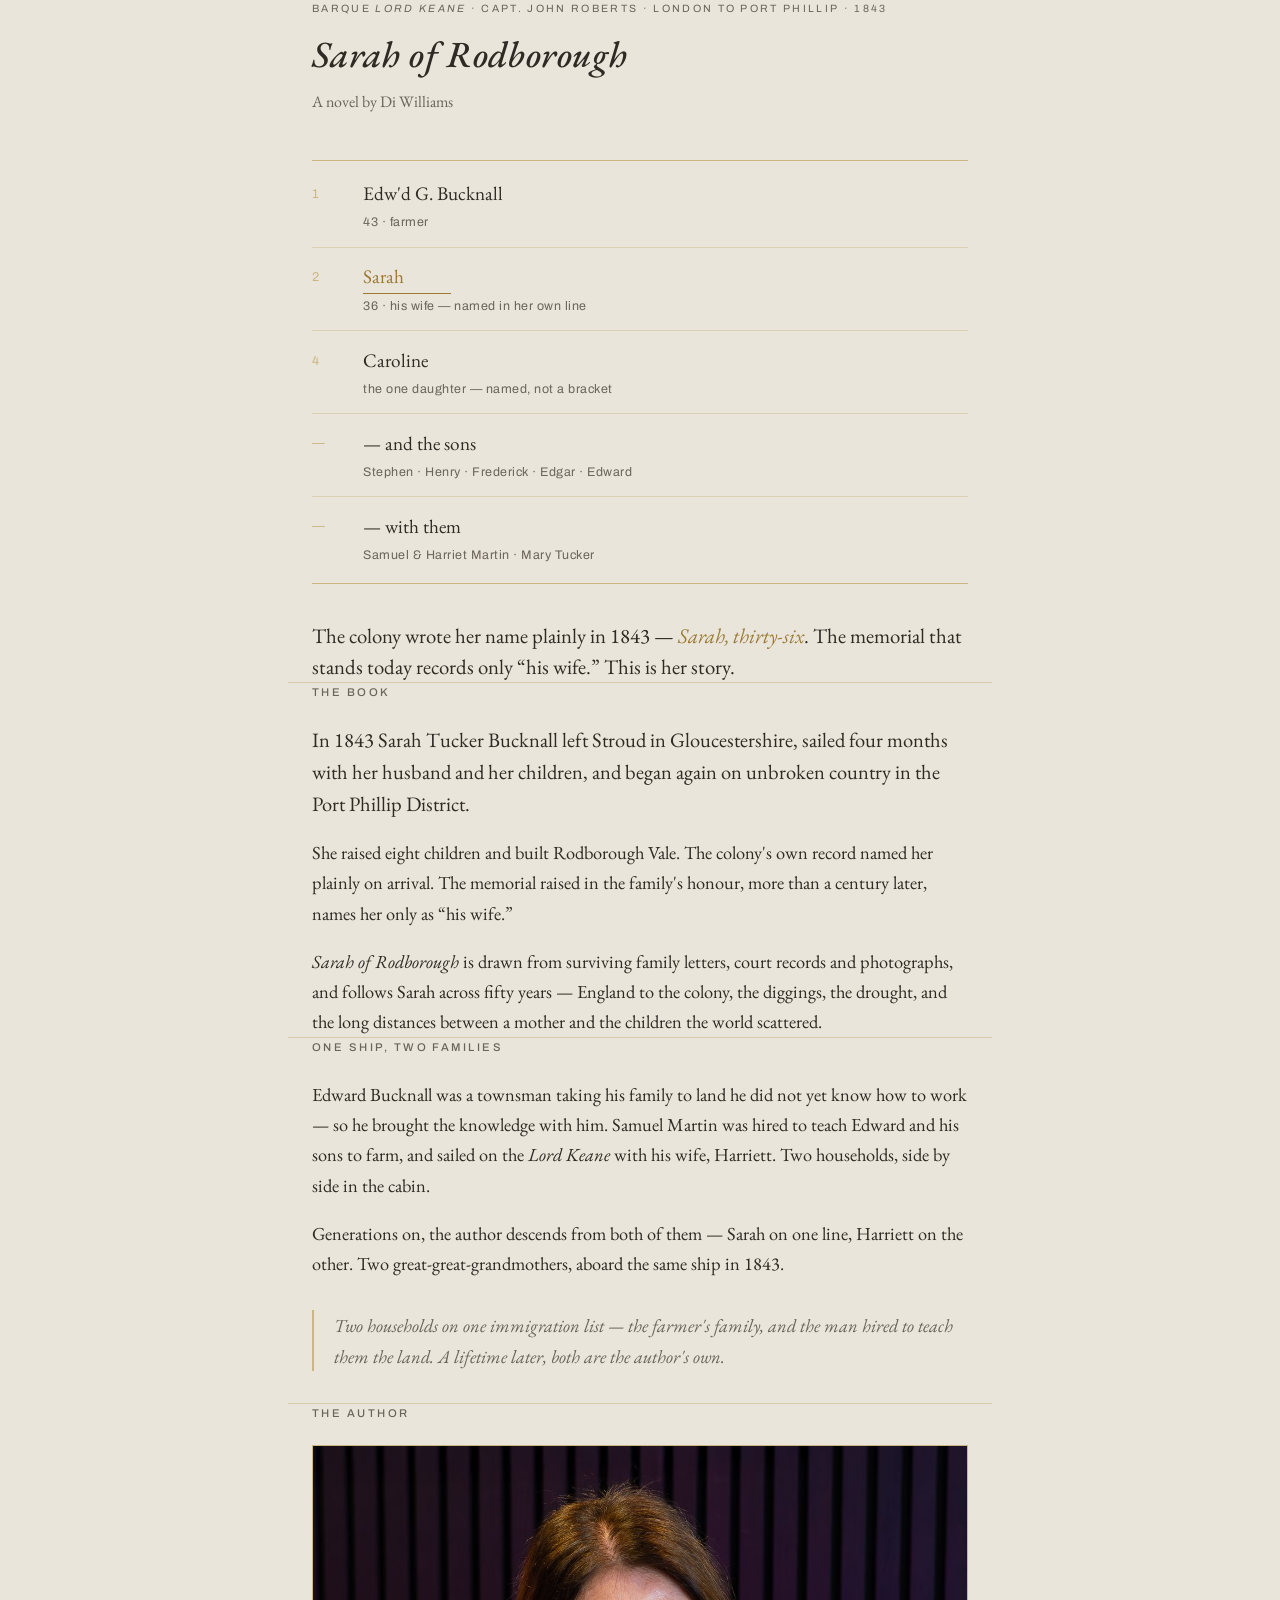
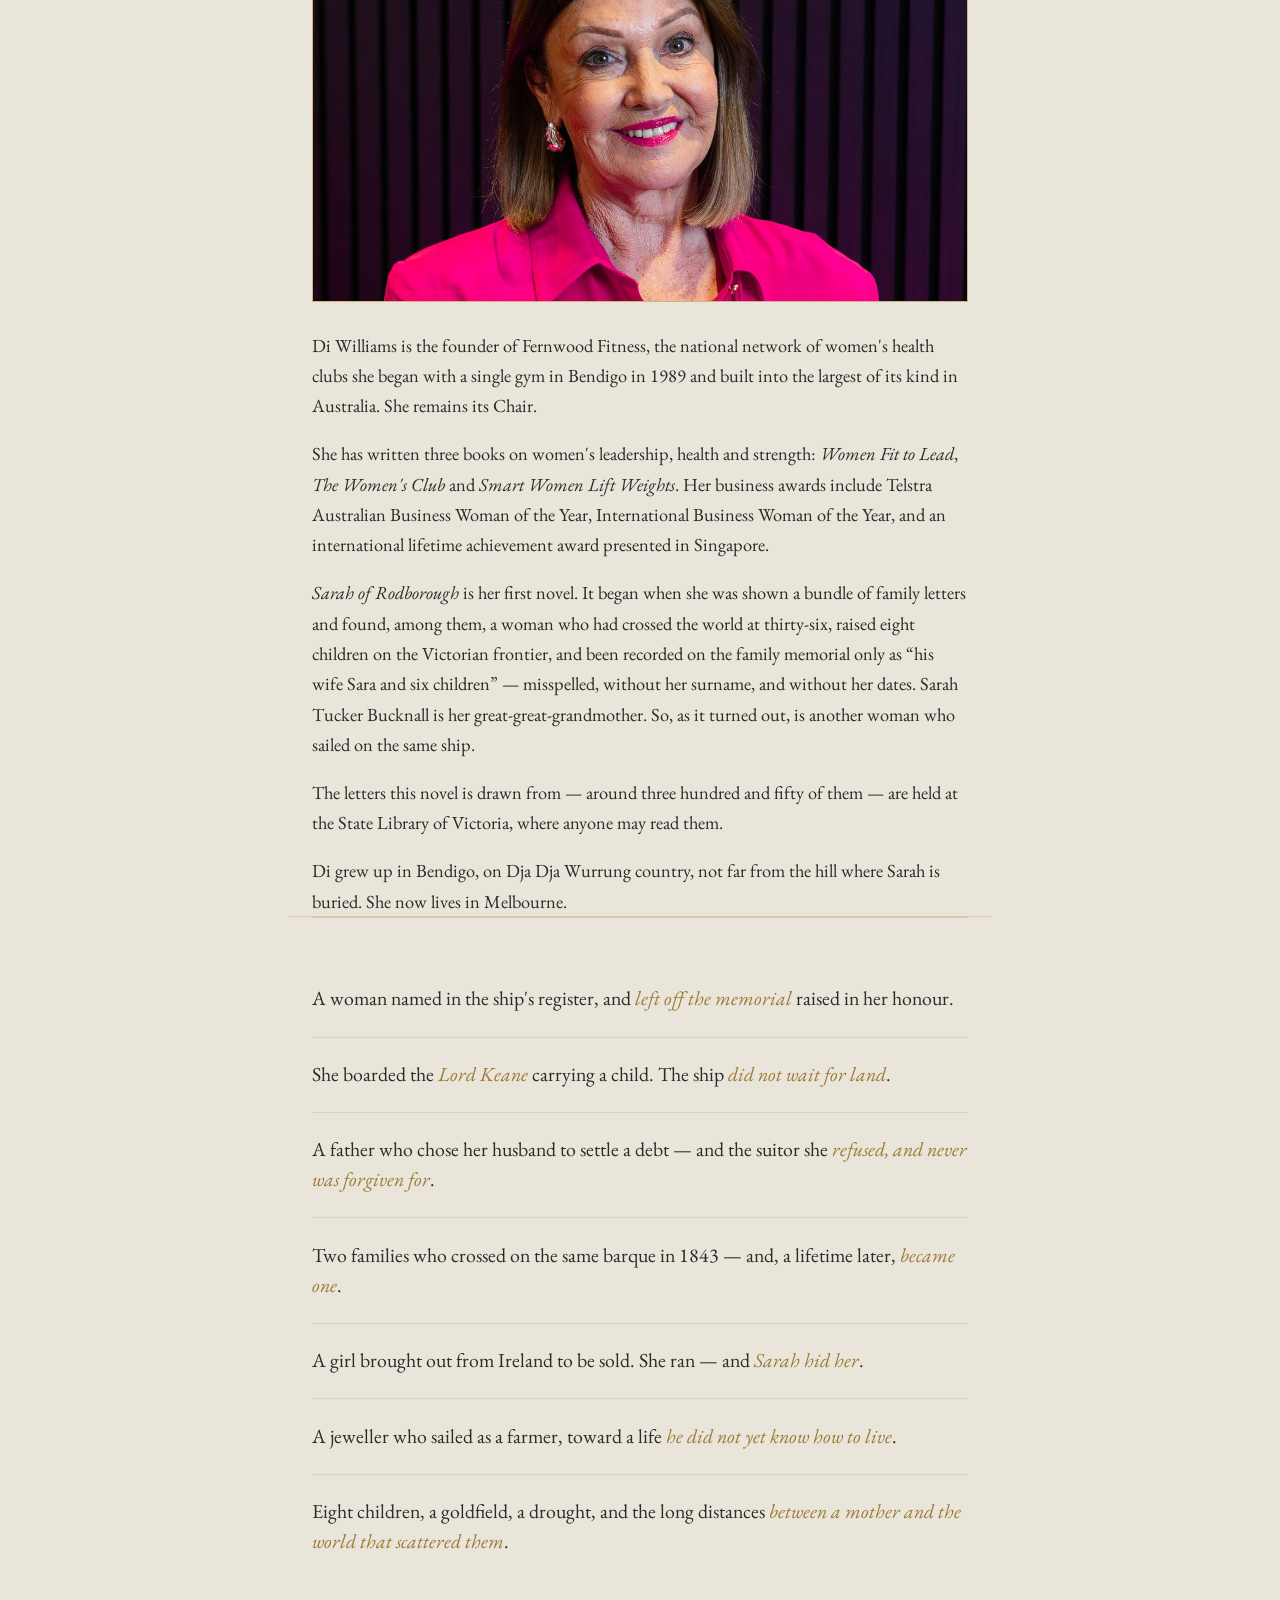
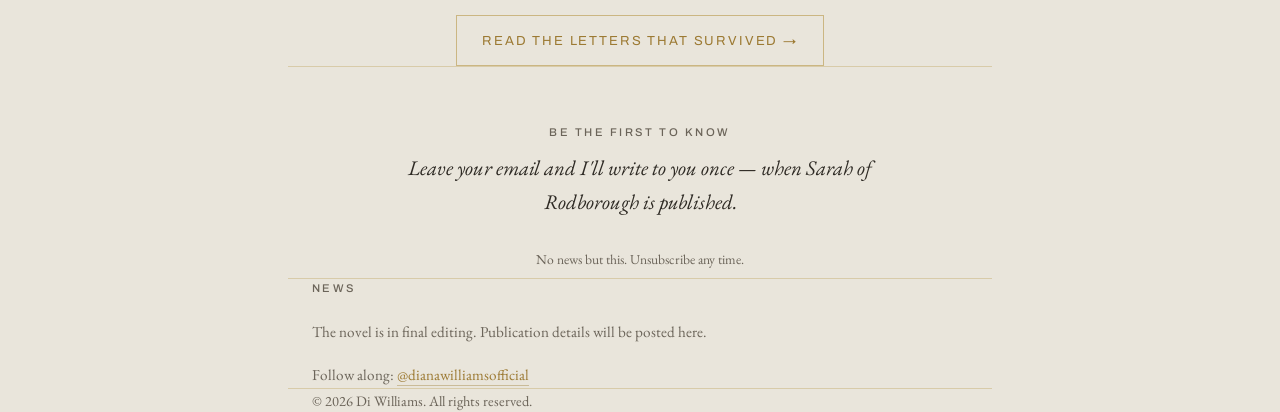
<file: index.html>
<!DOCTYPE html>
<html lang="en-AU">
<head>
<meta charset="utf-8">
<meta name="viewport" content="width=device-width, initial-scale=1">
<title>Sarah of Rodborough — a novel by Di Williams</title>
<meta name="description" content="Sarah of Rodborough: a historical novel by Di Williams, drawn from the record of Sarah Tucker Bucknall, who sailed from Stroud to Port Phillip in 1843.">
<link rel="preconnect" href="https://fonts.googleapis.com">
<link rel="preconnect" href="https://fonts.gstatic.com" crossorigin>
<link href="https://fonts.googleapis.com/css2?family=EB+Garamond:ital,wght@0,400;0,500;0,600;1,400&family=Archivo:wght@400;500&display=swap" rel="stylesheet">
<!-- MailerLite Universal -->
<script>
    (function(w,d,e,u,f,l,n){w[f]=w[f]||function(){(w[f].q=w[f].q||[])
    .push(arguments);},l=d.createElement(e),l.async=1,l.src=u,
    n=d.getElementsByTagName(e)[0],n.parentNode.insertBefore(l,n);})
    (window,document,'script','https://assets.mailerlite.com/js/universal.js','ml');
    ml('account', '2629001');
</script>
<!-- End MailerLite Universal -->
<style>
  :root{
    --ink:#2E2A24;
    --gold:#9C7A33;
    --soft:#6B6459;
    --rule:#CBB682;
    --paper:#E9E5DB;
    --paper-deep:#DFDACE;
  }
  *{box-sizing:border-box}
  html{scroll-behavior:smooth}
  @media (prefers-reduced-motion:reduce){html{scroll-behavior:auto}*{animation:none!important;transition:none!important}}
  body{
    margin:0;
    background:var(--paper);
    color:var(--ink);
    font-family:"EB Garamond",Garamond,Georgia,serif;
    font-size:1.15rem;
    line-height:1.65;
  }
  .wrap{max-width:44rem;margin:0 auto;padding:0 1.5rem}
  .label{
    font-family:Archivo,system-ui,sans-serif;
    font-size:.66rem;
    letter-spacing:.22em;
    text-transform:uppercase;
    color:var(--soft);
  }

  /* ── Hero: the manifest ─────────────────────────────── */
  header{padding:4.5rem 0 3.5rem}
  .ship{margin-bottom:2.75rem}
  .ship .label{display:block;margin-bottom:.4rem}
  .ship h1{
    font-size:clamp(1.6rem,6vw,2.3rem);
    font-weight:500;
    font-style:italic;
    margin:0;
    letter-spacing:.01em;
  }
  .ship p{margin:.3rem 0 0;color:var(--soft);font-size:1rem}

  .manifest{
    border-top:1px solid var(--rule);
    border-bottom:1px solid var(--rule);
    padding:.25rem 0;
  }
  .row{
    display:grid;
    grid-template-columns:2.2rem 1fr;
    gap:1rem;
    padding:.85rem 0;
    border-bottom:1px solid rgba(203,182,130,.45);
  }
  .row:last-child{border-bottom:0}
  .row .no{font-family:Archivo,sans-serif;font-size:.8rem;color:var(--rule);padding-top:.35rem}
  .row .name{font-size:1.2rem}
  .row .desc{font-family:Archivo,sans-serif;font-size:.78rem;color:var(--soft);letter-spacing:.04em;margin-top:.15rem}
  .row.her .name{color:var(--gold)}
  .row.her .name::after{
    content:"";
    display:block;
    height:1px;
    background:var(--gold);
    width:0;
    animation:draw 1.1s .5s ease-out forwards;
  }
  @keyframes draw{to{width:5.5rem}}
  @media (prefers-reduced-motion:reduce){.row.her .name::after{width:5.5rem;animation:none}}

  .thesis{
    margin:2.25rem 0 0;
    font-size:1.3rem;
    line-height:1.5;
  }
  .thesis em{color:var(--gold);font-style:italic}

  /* ── Sections ───────────────────────────────────────── */
  section{padding:3.25rem 0;border-top:1px solid rgba(203,182,130,.55)}
  section h2{
    font-family:Archivo,sans-serif;
    font-size:.7rem;
    letter-spacing:.22em;
    text-transform:uppercase;
    color:var(--soft);
    font-weight:500;
    margin:0 0 1.4rem;
  }
  p{margin:0 0 1.1rem}
  p:last-child{margin-bottom:0}
  .lead{font-size:1.28rem;line-height:1.55}
  blockquote{
    margin:2rem 0;
    padding-left:1.25rem;
    border-left:2px solid var(--rule);
    font-style:italic;
    color:var(--soft);
  }
  .note{font-size:.95rem;color:var(--soft)}
  a{color:var(--gold);text-decoration:none;border-bottom:1px solid rgba(156,122,51,.4)}
  a:hover{border-bottom-color:var(--gold)}
  a:focus-visible{outline:2px solid var(--gold);outline-offset:3px}

  /* ── Teasers ─────────────────────────────────────────── */
  .teasers{border-top:1px solid rgba(203,182,130,.55);padding-top:2.75rem}
  .teaser{
    padding:1.4rem 0;
    border-bottom:1px solid rgba(203,182,130,.4);
    font-size:1.24rem;
    line-height:1.5;
  }
  .teaser:last-of-type{border-bottom:0}
  .teaser em{color:var(--gold);font-style:italic}
  .readletters{
    margin-top:2.25rem;text-align:center;
  }
  .readletters a{
    font-family:Archivo,sans-serif;font-size:.82rem;letter-spacing:.14em;
    text-transform:uppercase;color:var(--gold);text-decoration:none;
    border:1px solid var(--rule);padding:.85rem 1.6rem;display:inline-block;
    transition:background .18s,color .18s;
  }
  .readletters a:hover{background:var(--gold);color:#fff;border-color:var(--gold)}

  /* ── Signup ──────────────────────────────────────────── */
  .signup{
    margin-top:1rem;
    padding:2.5rem 0 0.5rem;
    text-align:center;
  }
  .signup h2{margin-bottom:.6rem}
  .signup .ask{
    font-size:1.3rem;
    font-style:italic;
    color:var(--ink);
    margin:0 auto 1.75rem;
    max-width:32rem;
  }
  /* Restyle the MailerLite embedded form to the house style */
  .signup .ml-embedded{max-width:26rem;margin:0 auto}
  .signup .ml-form-embedContainer *{font-family:"EB Garamond",Garamond,Georgia,serif !important}
  .signup .ml-form-embedContainer .ml-form-embedWrapper{background:transparent !important}
  .signup .ml-form-embedContainer .ml-form-embedContent,
  .signup .ml-form-embedContainer .ml-form-embedHeader{display:none !important}
  .signup input[type=email]{
    width:100% !important;
    border:1px solid var(--rule) !important;
    background:var(--paper-deep) !important;
    color:var(--ink) !important;
    border-radius:0 !important;
    padding:.85rem 1rem !important;
    font-size:1.05rem !important;
  }
  .signup button,
  .signup .ml-form-embedSubmit button,
  .signup .ml-form-embedSubmit button.primary,
  .signup .ml-form-embedContainer .ml-form-embedSubmit button{
    background-color:var(--gold) !important;
    background-image:none !important;
    color:#fff !important;
    border:0 !important;
    border-radius:0 !important;
    font-family:Archivo,sans-serif !important;
    letter-spacing:.12em !important;
    text-transform:uppercase !important;
    font-size:.8rem !important;
    font-weight:500 !important;
    padding:.9rem 1rem !important;
    box-shadow:none !important;
  }
  .signup button:hover,
  .signup .ml-form-embedSubmit button:hover,
  .signup .ml-form-embedSubmit button.primary:hover{background-color:#8a6c2d !important}
  .signup .consent{
    font-size:.85rem;color:var(--soft);
    margin:1.1rem auto 0;max-width:28rem;
  }

  /* ── Author ──────────────────────────────────────────── */
  .author-photo{margin:0 0 1.75rem}
  .author-photo img{display:block;width:100%;max-width:100%;height:auto;border:1px solid var(--rule)}

  footer{
    padding:3rem 0 4rem;
    border-top:1px solid rgba(203,182,130,.55);
    font-size:.9rem;
    color:var(--soft);
  }
</style>
</head>
<body>

<header class="wrap">
  <div class="ship">
    <span class="label">Barque <em>Lord Keane</em> · Capt. John Roberts · London to Port Phillip · 1843</span>
    <h1>Sarah of Rodborough</h1>
    <p>A novel by Di Williams</p>
  </div>

  <div class="manifest">
    <div class="row">
      <div class="no">1</div>
      <div><div class="name">Edw'd G. Bucknall</div><div class="desc">43 · farmer</div></div>
    </div>
    <div class="row her">
      <div class="no">2</div>
      <div><div class="name">Sarah</div><div class="desc">36 · his wife — named in her own line</div></div>
    </div>
    <div class="row">
      <div class="no">4</div>
      <div><div class="name">Caroline</div><div class="desc">the one daughter — named, not a bracket</div></div>
    </div>
    <div class="row">
      <div class="no">—</div>
      <div><div class="name">— and the sons</div><div class="desc">Stephen · Henry · Frederick · Edgar · Edward</div></div>
    </div>
    <div class="row">
      <div class="no">—</div>
      <div><div class="name">— with them</div><div class="desc">Samuel &amp; Harriet Martin · Mary Tucker</div></div>
    </div>
  </div>

  <p class="thesis">The colony wrote her name plainly in 1843 — <em>Sarah, thirty-six</em>. The memorial that stands today records only “his wife.” This is her story.</p>
</header>

<main>
<section class="wrap">
  <h2>The book</h2>
  <p class="lead">In 1843 Sarah Tucker Bucknall left Stroud in Gloucestershire, sailed four months with her husband and her children, and began again on unbroken country in the Port Phillip District.</p>
  <p>She raised eight children and built Rodborough Vale. The colony's own record named her plainly on arrival. The memorial raised in the family's honour, more than a century later, names her only as “his wife.”</p>
  <p><em>Sarah of Rodborough</em> is drawn from surviving family letters, court records and photographs, and follows Sarah across fifty years — England to the colony, the diggings, the drought, and the long distances between a mother and the children the world scattered.</p>
</section>

<section class="wrap">
  <h2>One ship, two families</h2>
  <p>Edward Bucknall was a townsman taking his family to land he did not yet know how to work — so he brought the knowledge with him. Samuel Martin was hired to teach Edward and his sons to farm, and sailed on the <em>Lord Keane</em> with his wife, Harriett. Two households, side by side in the cabin.</p>
  <p>Generations on, the author descends from both of them — Sarah on one line, Harriett on the other. Two great-great-grandmothers, aboard the same ship in 1843.</p>
  <blockquote>Two households on one immigration list — the farmer's family, and the man hired to teach them the land. A lifetime later, both are the author's own.</blockquote>
</section>

<section class="wrap author">
  <h2>The author</h2>
  <figure class="author-photo">
    <img src="di-williams-author.jpg" alt="Di Williams" width="1200" height="834" loading="lazy">
  </figure>
  <p>Di Williams is the founder of Fernwood Fitness, the national network of women's health clubs she began with a single gym in Bendigo in 1989 and built into the largest of its kind in Australia. She remains its Chair.</p>
  <p>She has written three books on women's leadership, health and strength: <em>Women Fit to Lead</em>, <em>The Women's Club</em> and <em>Smart Women Lift Weights</em>. Her business awards include Telstra Australian Business Woman of the Year, International Business Woman of the Year, and an international lifetime achievement award presented in Singapore.</p>
  <p><em>Sarah of Rodborough</em> is her first novel. It began when she was shown a bundle of family letters and found, among them, a woman who had crossed the world at thirty-six, raised eight children on the Victorian frontier, and been recorded on the family memorial only as “his wife Sara and six children” — misspelled, without her surname, and without her dates. Sarah Tucker Bucknall is her great-great-grandmother. So, as it turned out, is another woman who sailed on the same ship.</p>
  <p>The letters this novel is drawn from — around three hundred and fifty of them — are held at the State Library of Victoria, where anyone may read them.</p>
  <p>Di grew up in Bendigo, on Dja Dja Wurrung country, not far from the hill where Sarah is buried. She now lives in Melbourne.</p>
</section>

<section class="wrap">
  <div class="teasers">
    <div class="teaser">A woman named in the ship's register, and <em>left off the memorial</em> raised in her honour.</div>
    <div class="teaser">She boarded the <em>Lord Keane</em> carrying a child. The ship <em>did not wait for land</em>.</div>
    <div class="teaser">A father who chose her husband to settle a debt — and the suitor she <em>refused, and never was forgiven for</em>.</div>
    <div class="teaser">Two families who crossed on the same barque in 1843 — and, a lifetime later, <em>became one</em>.</div>
    <div class="teaser">A girl brought out from Ireland to be sold. She ran — and <em>Sarah hid her</em>.</div>
    <div class="teaser">A jeweller who sailed as a farmer, toward a life <em>he did not yet know how to live</em>.</div>
    <div class="teaser">Eight children, a goldfield, a drought, and the long distances <em>between a mother and the world that scattered them</em>.</div>
  </div>
  <div class="readletters"><a href="recovered-letters.html">Read the letters that survived →</a></div>
</section>

<section class="wrap">
  <div class="signup">
    <h2>Be the first to know</h2>
    <p class="ask">Leave your email and I'll write to you once — when <em>Sarah of Rodborough</em> is published.</p>
    <div class="ml-embedded" data-form="bxkuNU"></div>
    <p class="consent">No news but this. Unsubscribe any time.</p>
  </div>
</section>

<section class="wrap">
  <h2>News</h2>
  <p class="note">The novel is in final editing. Publication details will be posted here.</p>
  <p class="note">Follow along: <a href="https://instagram.com/dianawilliamsofficial">@dianawilliamsofficial</a></p>
</section>
</main>

<footer class="wrap">
  <p>© 2026 Di Williams. All rights reserved.</p>
</footer>

</body>
</html>
</file>
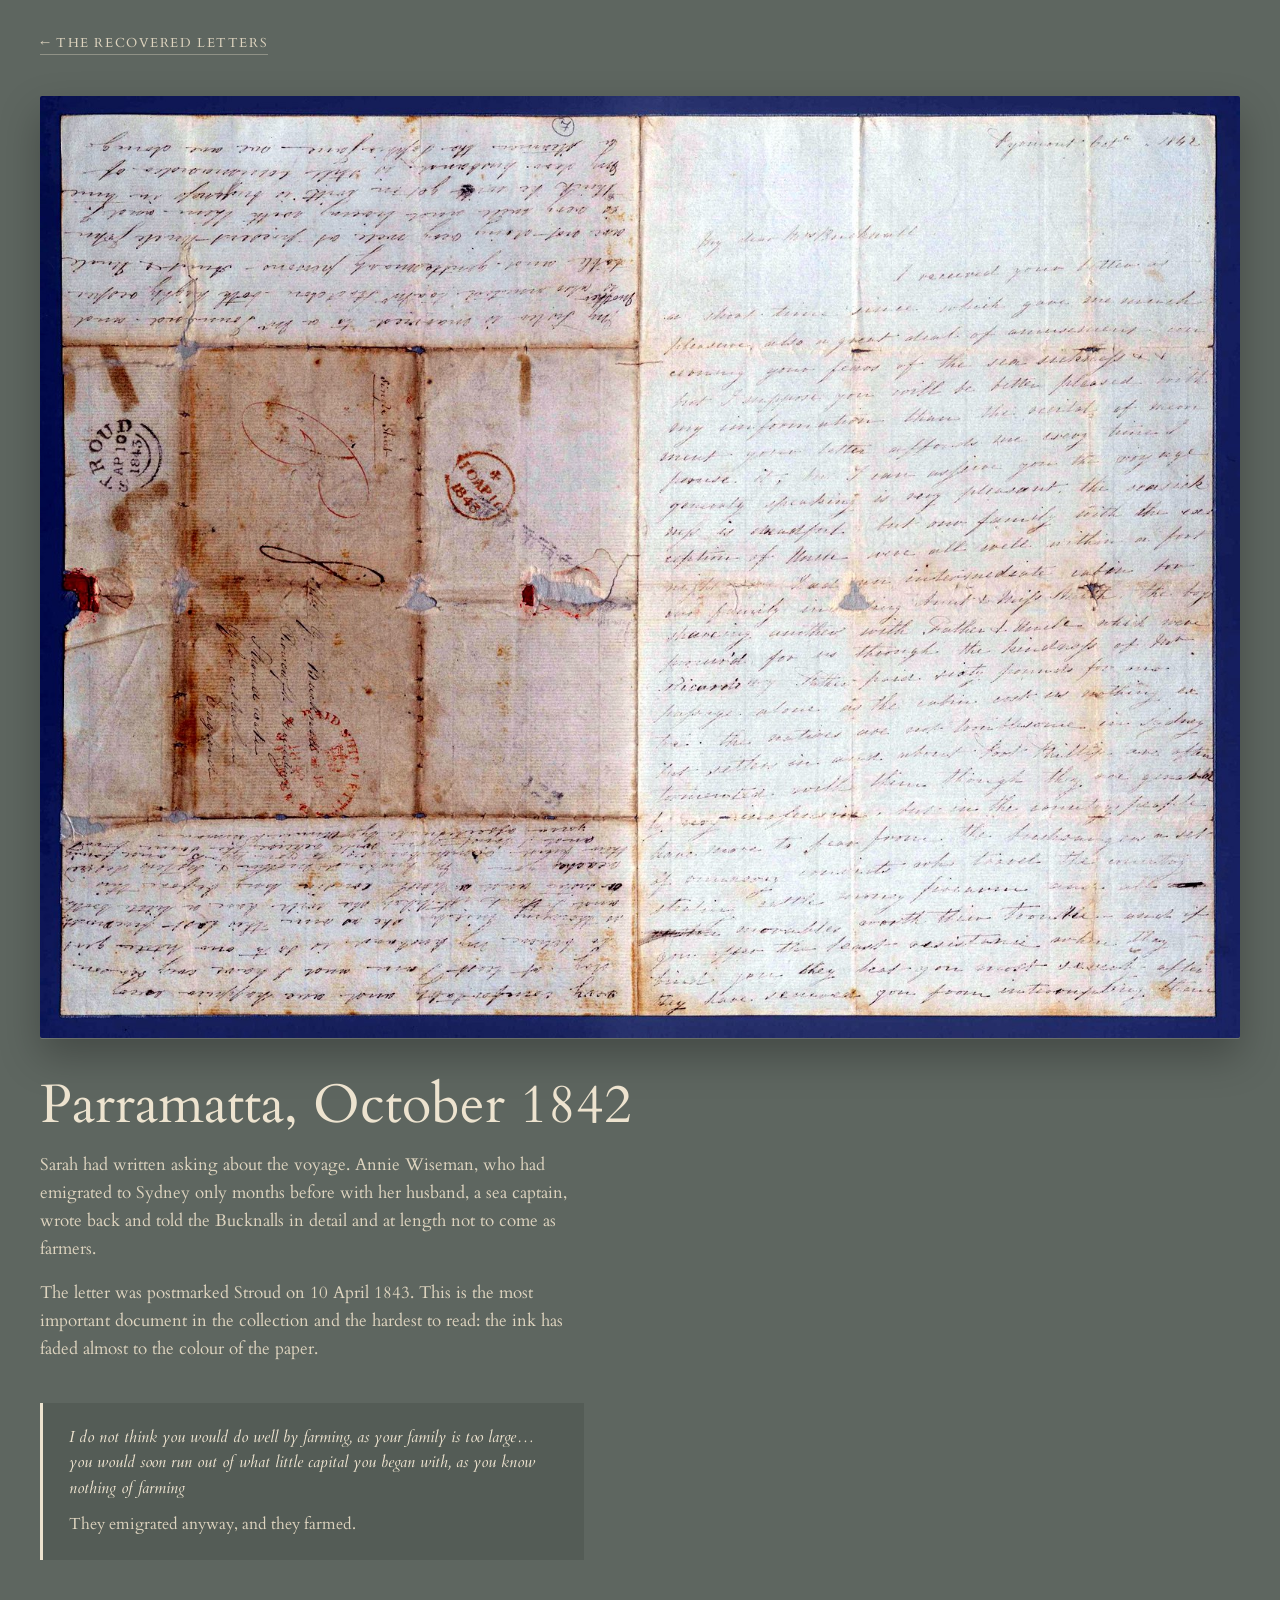
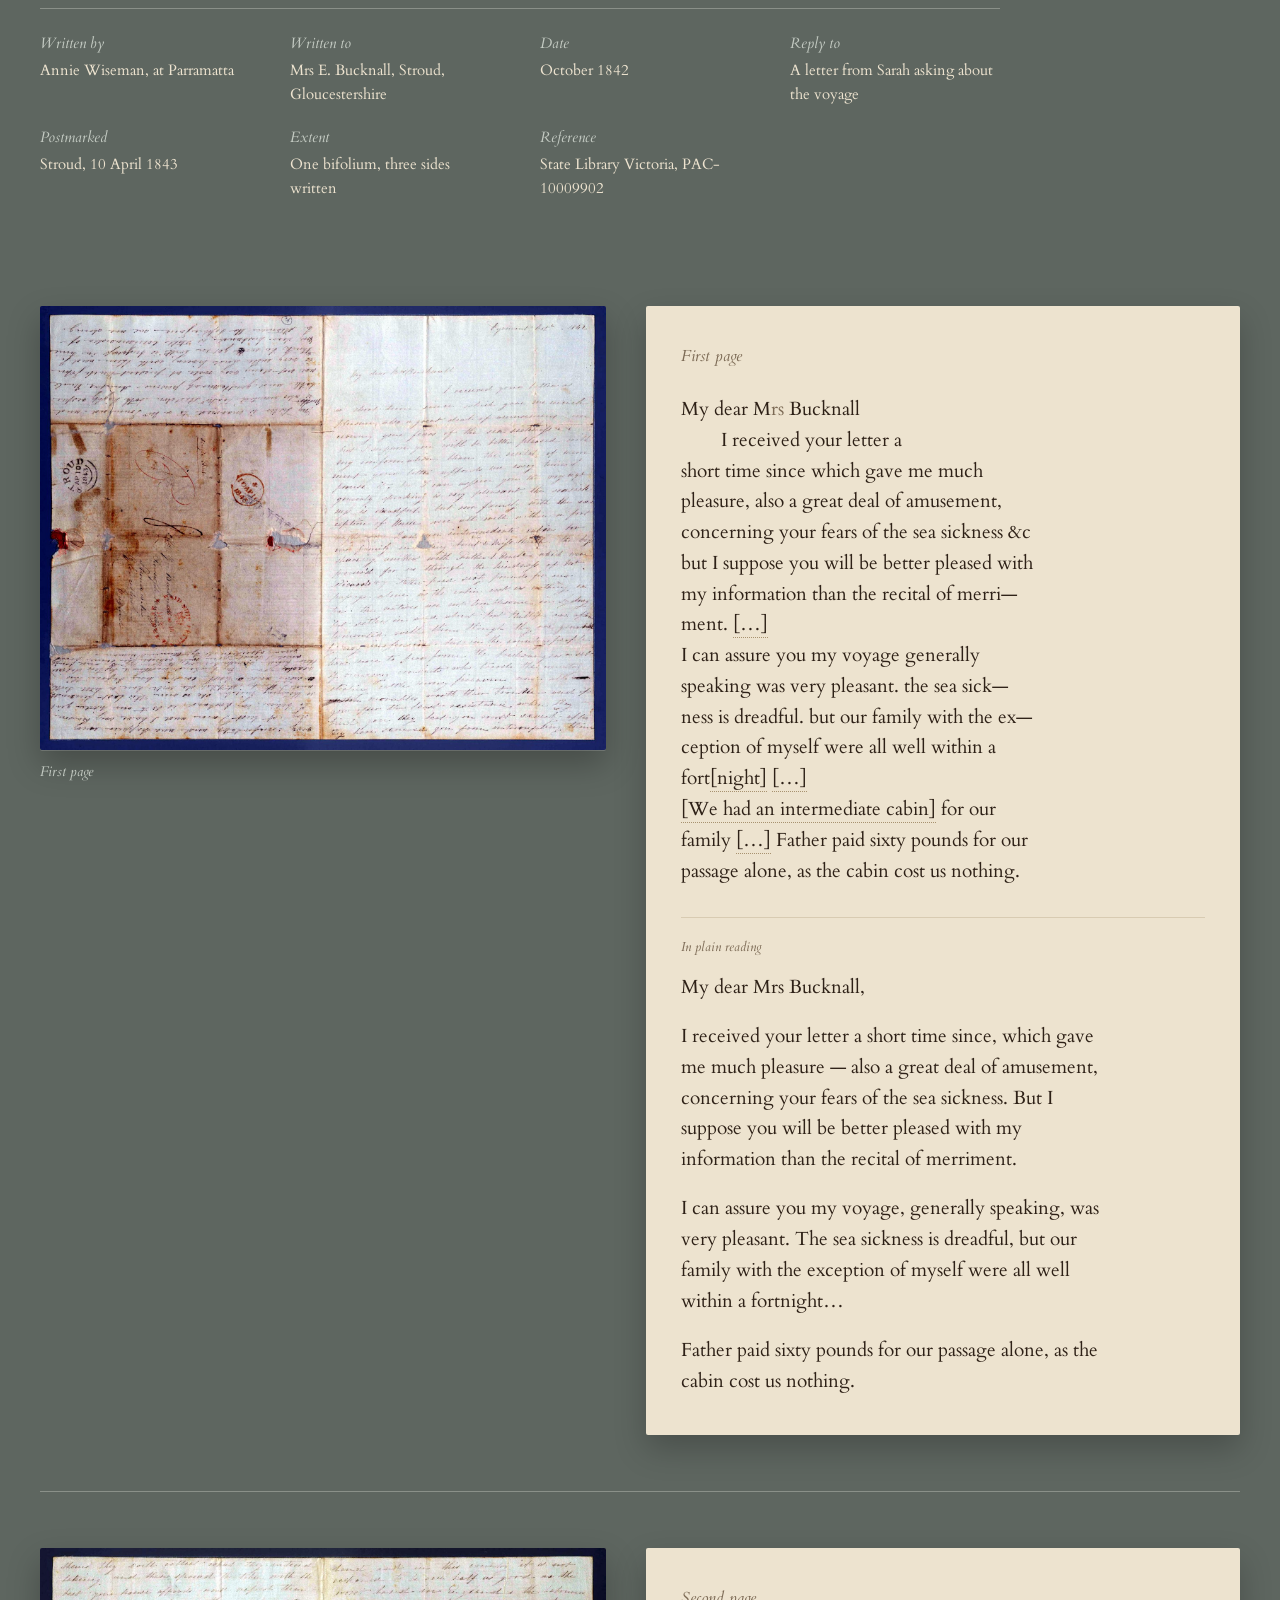
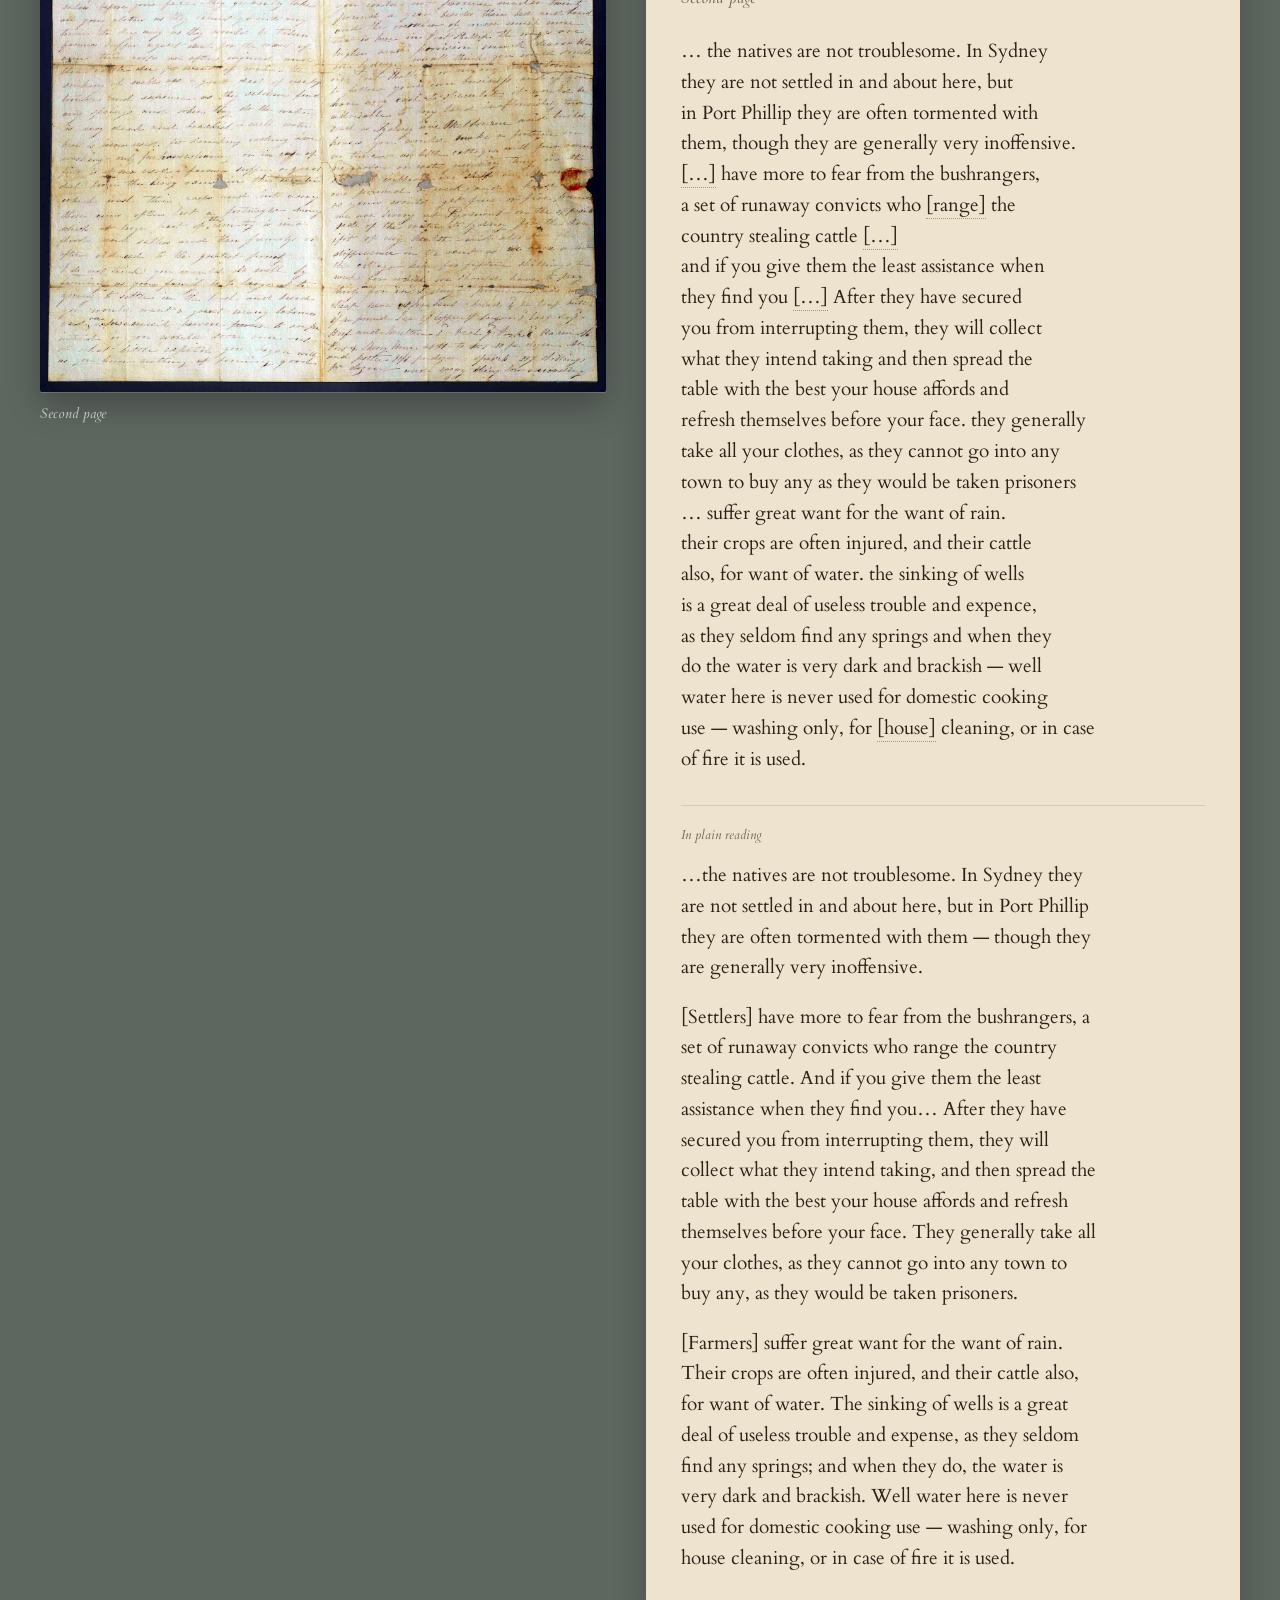
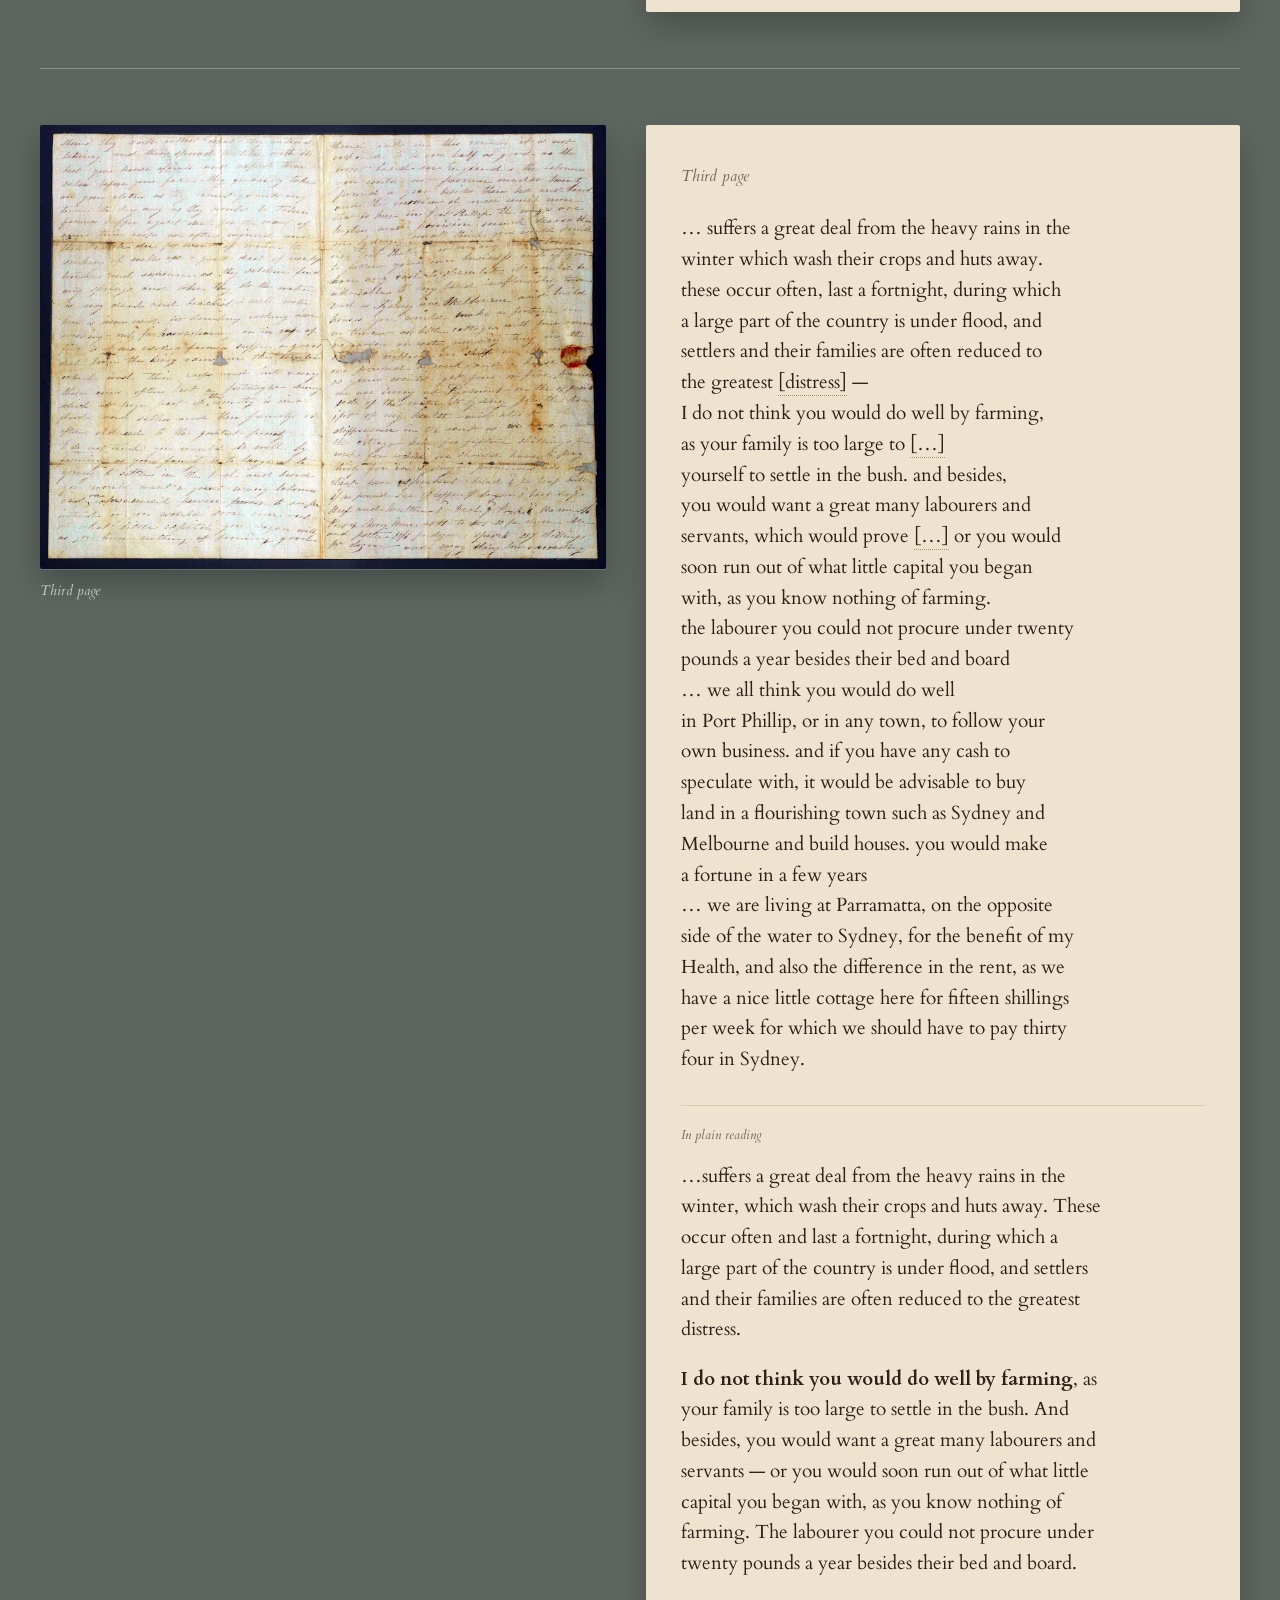
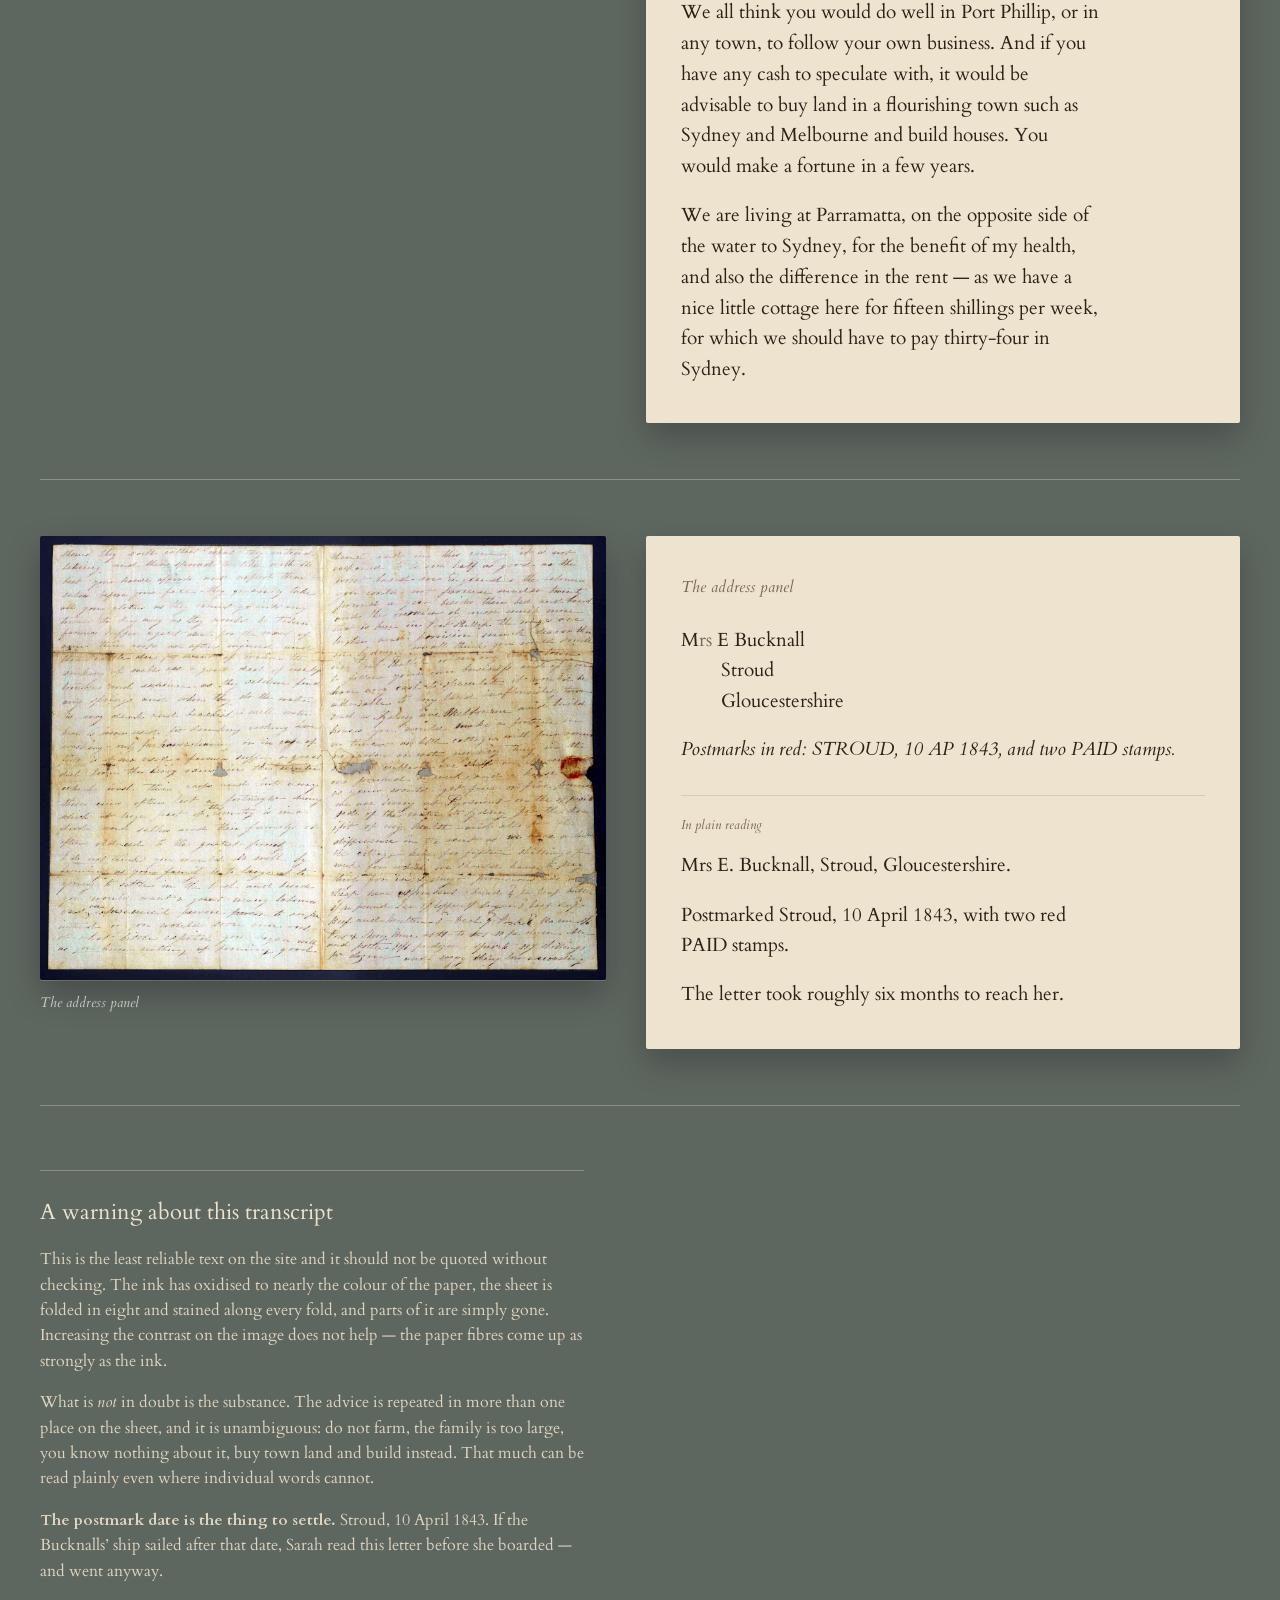
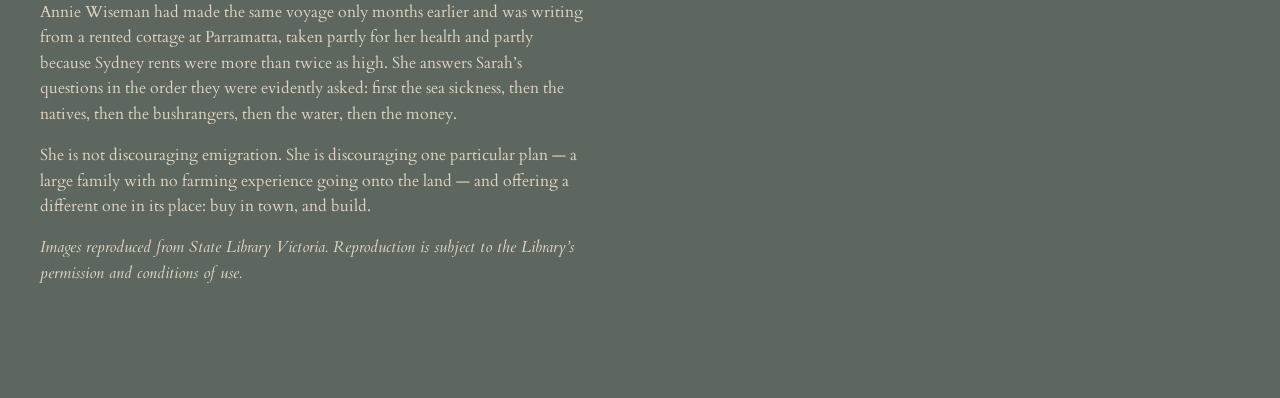
<file: emigration-letter-1842.html>
<!DOCTYPE html>
<html lang="en-AU">
<head>
<meta charset="utf-8">
<meta name="viewport" content="width=device-width, initial-scale=1">
<title>Parramatta, October 1842 — Annie Wiseman tells the Bucknalls not to farm</title>
<link rel="preconnect" href="https://fonts.googleapis.com">
<link rel="preconnect" href="https://fonts.gstatic.com" crossorigin>
<link href="https://fonts.googleapis.com/css2?family=Cardo:ital,wght@0,400;0,700;1,400&display=swap" rel="stylesheet">
<link rel="stylesheet" href="letters.css">
</head>
<body>
<div class="wrap">

  <nav class="home"><a href="recovered-letters.html">&larr; The recovered letters</a></nav>

  <header class="hero">
    <figure><img src="emig1842-p1.jpg" alt="The opening lines of the 1842 letter, badly faded."></figure>
    <h1>Parramatta, October 1842</h1>
    <p class="standfirst">Sarah had written asking about the voyage. Annie Wiseman, who had emigrated to Sydney only months before with her husband, a sea captain, wrote back and told the Bucknalls in detail and at length not to come as farmers.</p>
    <p class="standfirst">The letter was postmarked Stroud on 10 April 1843. This is the most important document in the collection and the hardest to read: the ink has faded almost to the colour of the paper.</p>

    <div class="inbook">
      <p class="quote">I do not think you would do well by farming, as your family is too large&hellip; you would soon run out of what little capital you began with, as you know nothing of farming</p>
      <p>They emigrated anyway, and they farmed.</p>
    </div>

    <dl class="meta">
      <div><dt>Written by</dt><dd>Annie Wiseman, at Parramatta</dd></div>
      <div><dt>Written to</dt><dd>Mrs E. Bucknall, Stroud, Gloucestershire</dd></div>
      <div><dt>Date</dt><dd>October 1842</dd></div>
      <div><dt>Reply to</dt><dd>A letter from Sarah asking about the voyage</dd></div>
      <div><dt>Postmarked</dt><dd>Stroud, 10 April 1843</dd></div>
      <div><dt>Extent</dt><dd>One bifolium, three sides written</dd></div>
      <div><dt>Reference</dt><dd>State Library Victoria, PAC-10009902</dd></div>
    </dl>
  </header>

  <section class="leaf">
    <figure><img src="emig1842-p1.jpg" alt="First page of the 1842 letter, very faded, opening My dear Mrs Bucknall."><figcaption>First page</figcaption></figure>
    <div class="sheet"><h2>First page</h2>
      <div class="diplomatic">
        <span class="l">My dear M<span class="sup">rs</span> Bucknall</span>
        <span class="l ind">I received your letter a</span>
        <span class="l">short time since which gave me much</span>
        <span class="l">pleasure, also a great deal of amusement,</span>
        <span class="l">concerning your fears of the sea sickness &amp;c</span>
        <span class="l">but I suppose you will be better pleased with</span>
        <span class="l">my information than the recital of merri&mdash;</span>
        <span class="l">ment. <span class="unc" title="Several words unreadable">[&hellip;]</span></span>
        <span class="l">I can assure you my voyage generally</span>
        <span class="l">speaking was very pleasant. the sea sick&mdash;</span>
        <span class="l">ness is dreadful. but our family with the ex&mdash;</span>
        <span class="l">ception of myself were all well within a</span>
        <span class="l">fort<span class="unc" title="Edge of sheet">[night]</span> <span class="unc" title="Several lines unreadable">[&hellip;]</span></span>
        <span class="l"><span class="unc" title="Reading very uncertain">[We had an intermediate cabin]</span> for our</span>
        <span class="l">family <span class="unc" title="Unreadable">[&hellip;]</span> Father paid sixty pounds for our</span>
        <span class="l">passage alone, as the cabin cost us nothing.</span>
      </div>
      <div class="reading"><h3 class="rlabel">In plain reading</h3>
        <p>My dear Mrs Bucknall,</p>
        <p>I received your letter a short time since, which gave me much pleasure &mdash; also a great deal of amusement, concerning your fears of the sea sickness. But I suppose you will be better pleased with my information than the recital of merriment.</p>
        <p>I can assure you my voyage, generally speaking, was very pleasant. The sea sickness is dreadful, but our family with the exception of myself were all well within a fortnight&hellip;</p>
        <p>Father paid sixty pounds for our passage alone, as the cabin cost us nothing.</p>
      </div>
    </div>
  </section>

  <section class="leaf">
    <figure><img src="emig1842-p2.jpg" alt="Second page, describing bushrangers and the failure of wells."><figcaption>Second page</figcaption></figure>
    <div class="sheet"><h2>Second page</h2>
      <div class="diplomatic">
        <span class="l">&hellip; the natives are not troublesome. In Sydney</span>
        <span class="l">they are not settled in and about here, but</span>
        <span class="l">in Port Phillip they are often tormented with</span>
        <span class="l">them, though they are generally very inoffensive.</span>
        <span class="l"><span class="unc" title="Unreadable">[&hellip;]</span> have more to fear from the bushrangers,</span>
        <span class="l">a set of runaway convicts who <span class="unc" title="Possibly range or rove">[range]</span> the</span>
        <span class="l">country stealing cattle <span class="unc" title="Unreadable">[&hellip;]</span></span>
        <span class="l">and if you give them the least assistance when</span>
        <span class="l">they find you <span class="unc" title="Unreadable">[&hellip;]</span> After they have secured</span>
        <span class="l">you from interrupting them, they will collect</span>
        <span class="l">what they intend taking and then spread the</span>
        <span class="l">table with the best your house affords and</span>
        <span class="l">refresh themselves before your face. they generally</span>
        <span class="l">take all your clothes, as they cannot go into any</span>
        <span class="l">town to buy any as they would be taken prisoners</span>
        <span class="l">&hellip; suffer great want for the want of rain.</span>
        <span class="l">their crops are often injured, and their cattle</span>
        <span class="l">also, for want of water. the sinking of wells</span>
        <span class="l">is a great deal of useless trouble and expence,</span>
        <span class="l">as they seldom find any springs and when they</span>
        <span class="l">do the water is very dark and brackish &mdash; well</span>
        <span class="l">water here is never used for domestic cooking</span>
        <span class="l">use &mdash; washing only, for <span class="unc" title="Possibly horses or house">[house]</span> cleaning, or in case</span>
        <span class="l">of fire it is used.</span>
      </div>
      <div class="reading"><h3 class="rlabel">In plain reading</h3>
        <p>&hellip;the natives are not troublesome. In Sydney they are not settled in and about here, but in Port Phillip they are often tormented with them &mdash; though they are generally very inoffensive.</p>
        <p>[Settlers] have more to fear from the bushrangers, a set of runaway convicts who range the country stealing cattle. And if you give them the least assistance when they find you&hellip; After they have secured you from interrupting them, they will collect what they intend taking, and then spread the table with the best your house affords and refresh themselves before your face. They generally take all your clothes, as they cannot go into any town to buy any, as they would be taken prisoners.</p>
        <p>[Farmers] suffer great want for the want of rain. Their crops are often injured, and their cattle also, for want of water. The sinking of wells is a great deal of useless trouble and expense, as they seldom find any springs; and when they do, the water is very dark and brackish. Well water here is never used for domestic cooking use &mdash; washing only, for house cleaning, or in case of fire it is used.</p>
      </div>
    </div>
  </section>

  <section class="leaf">
    <figure><img src="emig1842-p2.jpg" alt="Third page, containing the advice not to farm and the prices at Parramatta."><figcaption>Third page</figcaption></figure>
    <div class="sheet"><h2>Third page</h2>
      <div class="diplomatic">
        <span class="l">&hellip; suffers a great deal from the heavy rains in the</span>
        <span class="l">winter which wash their crops and huts away.</span>
        <span class="l">these occur often, last a fortnight, during which</span>
        <span class="l">a large part of the country is under flood, and</span>
        <span class="l">settlers and their families are often reduced to</span>
        <span class="l">the greatest <span class="unc" title="Possibly privation or distress">[distress]</span> &mdash;</span>
        <span class="l">I do not think you would do well by farming,</span>
        <span class="l">as your family is too large to <span class="unc" title="Unreadable">[&hellip;]</span></span>
        <span class="l">yourself to settle in the bush. and besides,</span>
        <span class="l">you would want a great many labourers and</span>
        <span class="l">servants, which would prove <span class="unc" title="Unreadable">[&hellip;]</span> or you would</span>
        <span class="l">soon run out of what little capital you began</span>
        <span class="l">with, as you know nothing of farming.</span>
        <span class="l">the labourer you could not procure under twenty</span>
        <span class="l">pounds a year besides their bed and board</span>
        <span class="l">&hellip; we all think you would do well</span>
        <span class="l">in Port Phillip, or in any town, to follow your</span>
        <span class="l">own business. and if you have any cash to</span>
        <span class="l">speculate with, it would be advisable to buy</span>
        <span class="l">land in a flourishing town such as Sydney and</span>
        <span class="l">Melbourne and build houses. you would make</span>
        <span class="l">a fortune in a few years</span>
        <span class="l">&hellip; we are living at Parramatta, on the opposite</span>
        <span class="l">side of the water to Sydney, for the benefit of my</span>
        <span class="l">Health, and also the difference in the rent, as we</span>
        <span class="l">have a nice little cottage here for fifteen shillings</span>
        <span class="l">per week for which we should have to pay thirty</span>
        <span class="l">four in Sydney.</span>
      </div>
      <div class="reading"><h3 class="rlabel">In plain reading</h3>
        <p>&hellip;suffers a great deal from the heavy rains in the winter, which wash their crops and huts away. These occur often and last a fortnight, during which a large part of the country is under flood, and settlers and their families are often reduced to the greatest distress.</p>
        <p><b>I do not think you would do well by farming</b>, as your family is too large to settle in the bush. And besides, you would want a great many labourers and servants &mdash; or you would soon run out of what little capital you began with, as you know nothing of farming. The labourer you could not procure under twenty pounds a year besides their bed and board.</p>
        <p>We all think you would do well in Port Phillip, or in any town, to follow your own business. And if you have any cash to speculate with, it would be advisable to buy land in a flourishing town such as Sydney and Melbourne and build houses. You would make a fortune in a few years.</p>
        <p>We are living at Parramatta, on the opposite side of the water to Sydney, for the benefit of my health, and also the difference in the rent &mdash; as we have a nice little cottage here for fifteen shillings per week, for which we should have to pay thirty-four in Sydney.</p>
      </div>
    </div>
  </section>

  <section class="leaf">
    <figure><img src="emig1842-p2.jpg" alt="The address panel, with red postmarks reading STROUD 10 AP 1843."><figcaption>The address panel</figcaption></figure>
    <div class="sheet"><h2>The address panel</h2>
      <div class="diplomatic">
        <span class="l">M<span class="sup">rs</span> E Bucknall</span>
        <span class="l ind">Stroud</span>
        <span class="l ind">Gloucestershire</span>
        <span class="l blank"></span>
        <span class="l"><i>Postmarks in red: STROUD, 10 AP 1843, and two PAID stamps.</i></span>
      </div>
      <div class="reading"><h3 class="rlabel">In plain reading</h3>
        <p>Mrs E. Bucknall, Stroud, Gloucestershire.</p>
        <p>Postmarked Stroud, 10 April 1843, with two red PAID stamps.</p>
        <p>The letter took roughly six months to reach her.</p>
      </div>
    </div>
  </section>

  <section class="notes">
    <h2>A warning about this transcript</h2>
    <p>This is the least reliable text on the site and it should not be quoted without checking. The ink has oxidised to nearly the colour of the paper, the sheet is folded in eight and stained along every fold, and parts of it are simply gone. Increasing the contrast on the image does not help &mdash; the paper fibres come up as strongly as the ink.</p>
    <p>What is <i>not</i> in doubt is the substance. The advice is repeated in more than one place on the sheet, and it is unambiguous: do not farm, the family is too large, you know nothing about it, buy town land and build instead. That much can be read plainly even where individual words cannot.</p>
    <p><b>The postmark date is the thing to settle.</b> Stroud, 10 April 1843. If the Bucknalls&rsquo; ship sailed after that date, Sarah read this letter before she boarded &mdash; and went anyway.</p>
    <p>Annie Wiseman had made the same voyage only months earlier and was writing from a rented cottage at Parramatta, taken partly for her health and partly because Sydney rents were more than twice as high. She answers Sarah&rsquo;s questions in the order they were evidently asked: first the sea sickness, then the natives, then the bushrangers, then the water, then the money.</p>
    <p>She is not discouraging emigration. She is discouraging one particular plan &mdash; a large family with no farming experience going onto the land &mdash; and offering a different one in its place: buy in town, and build.</p>
    <p class="credit">Images reproduced from State Library Victoria. Reproduction is subject to the Library&rsquo;s permission and conditions of use.</p>
  </section>
</body>
</html>
</file>
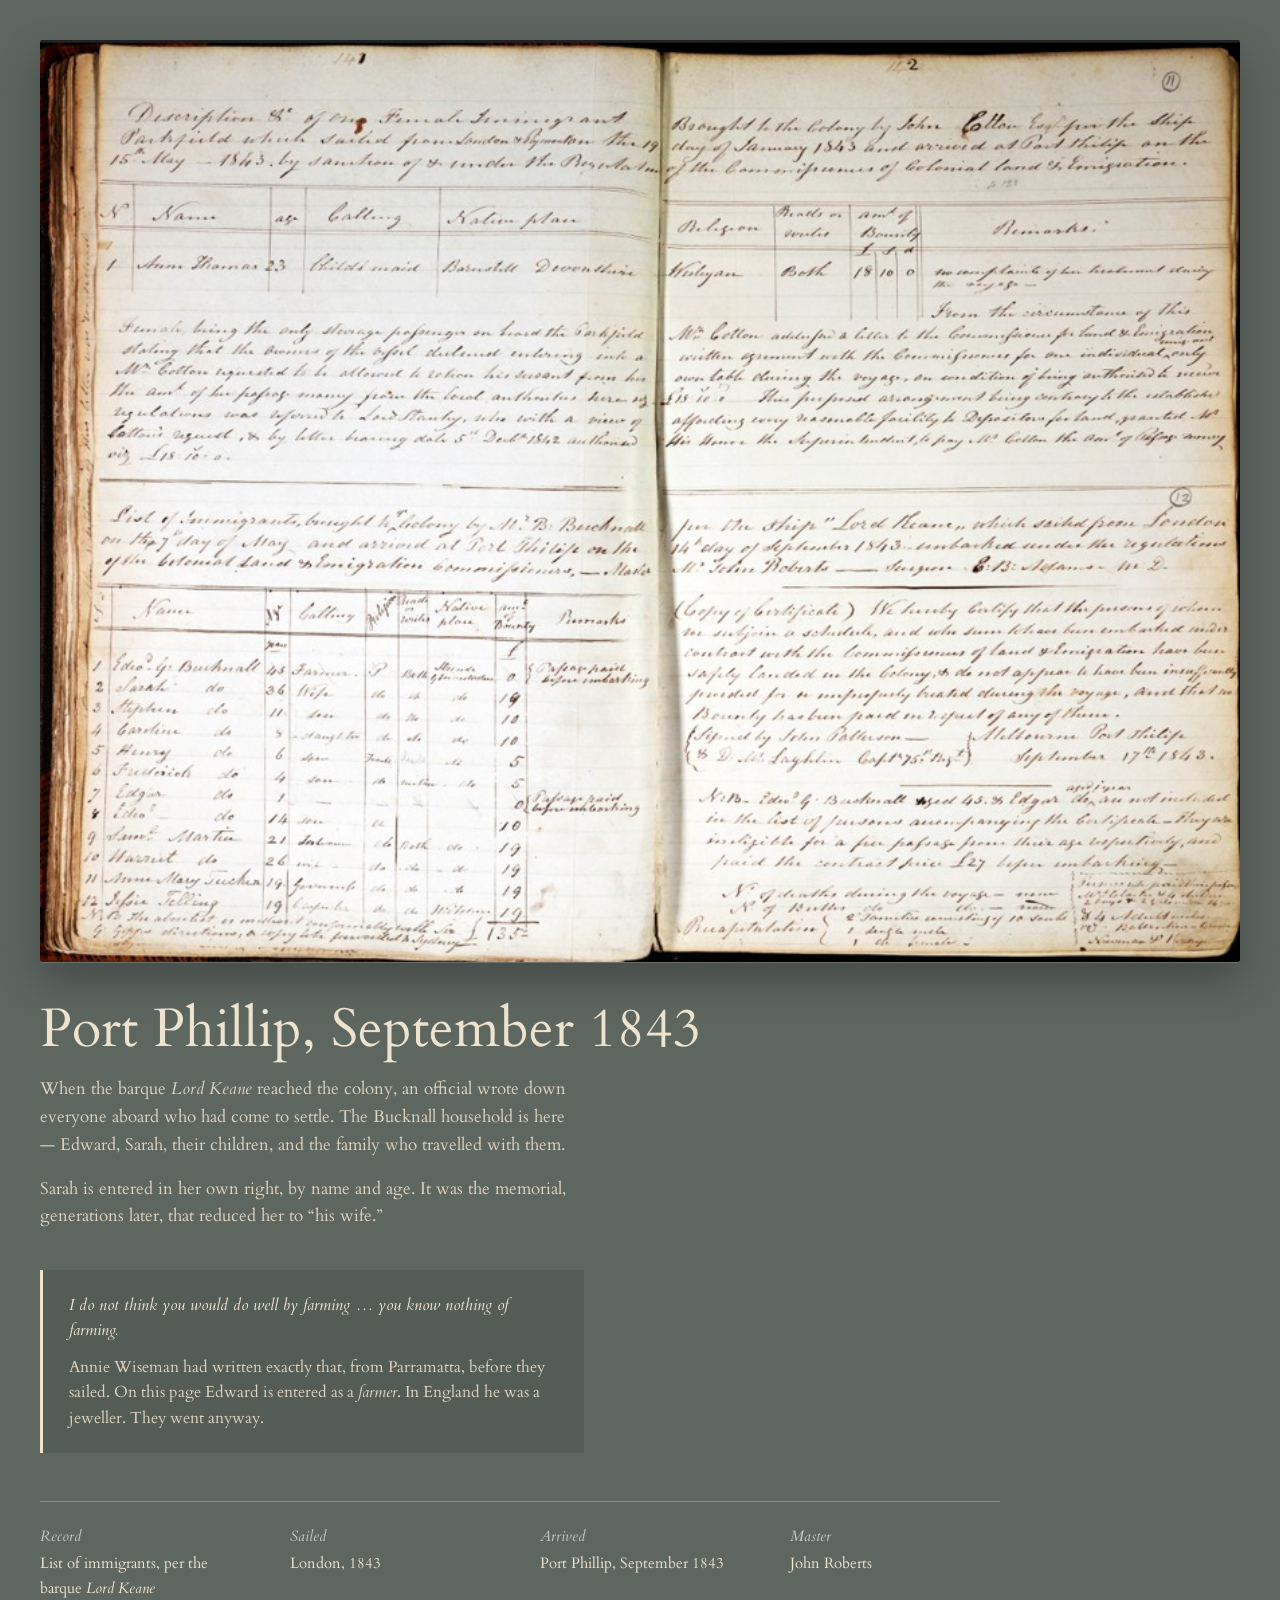
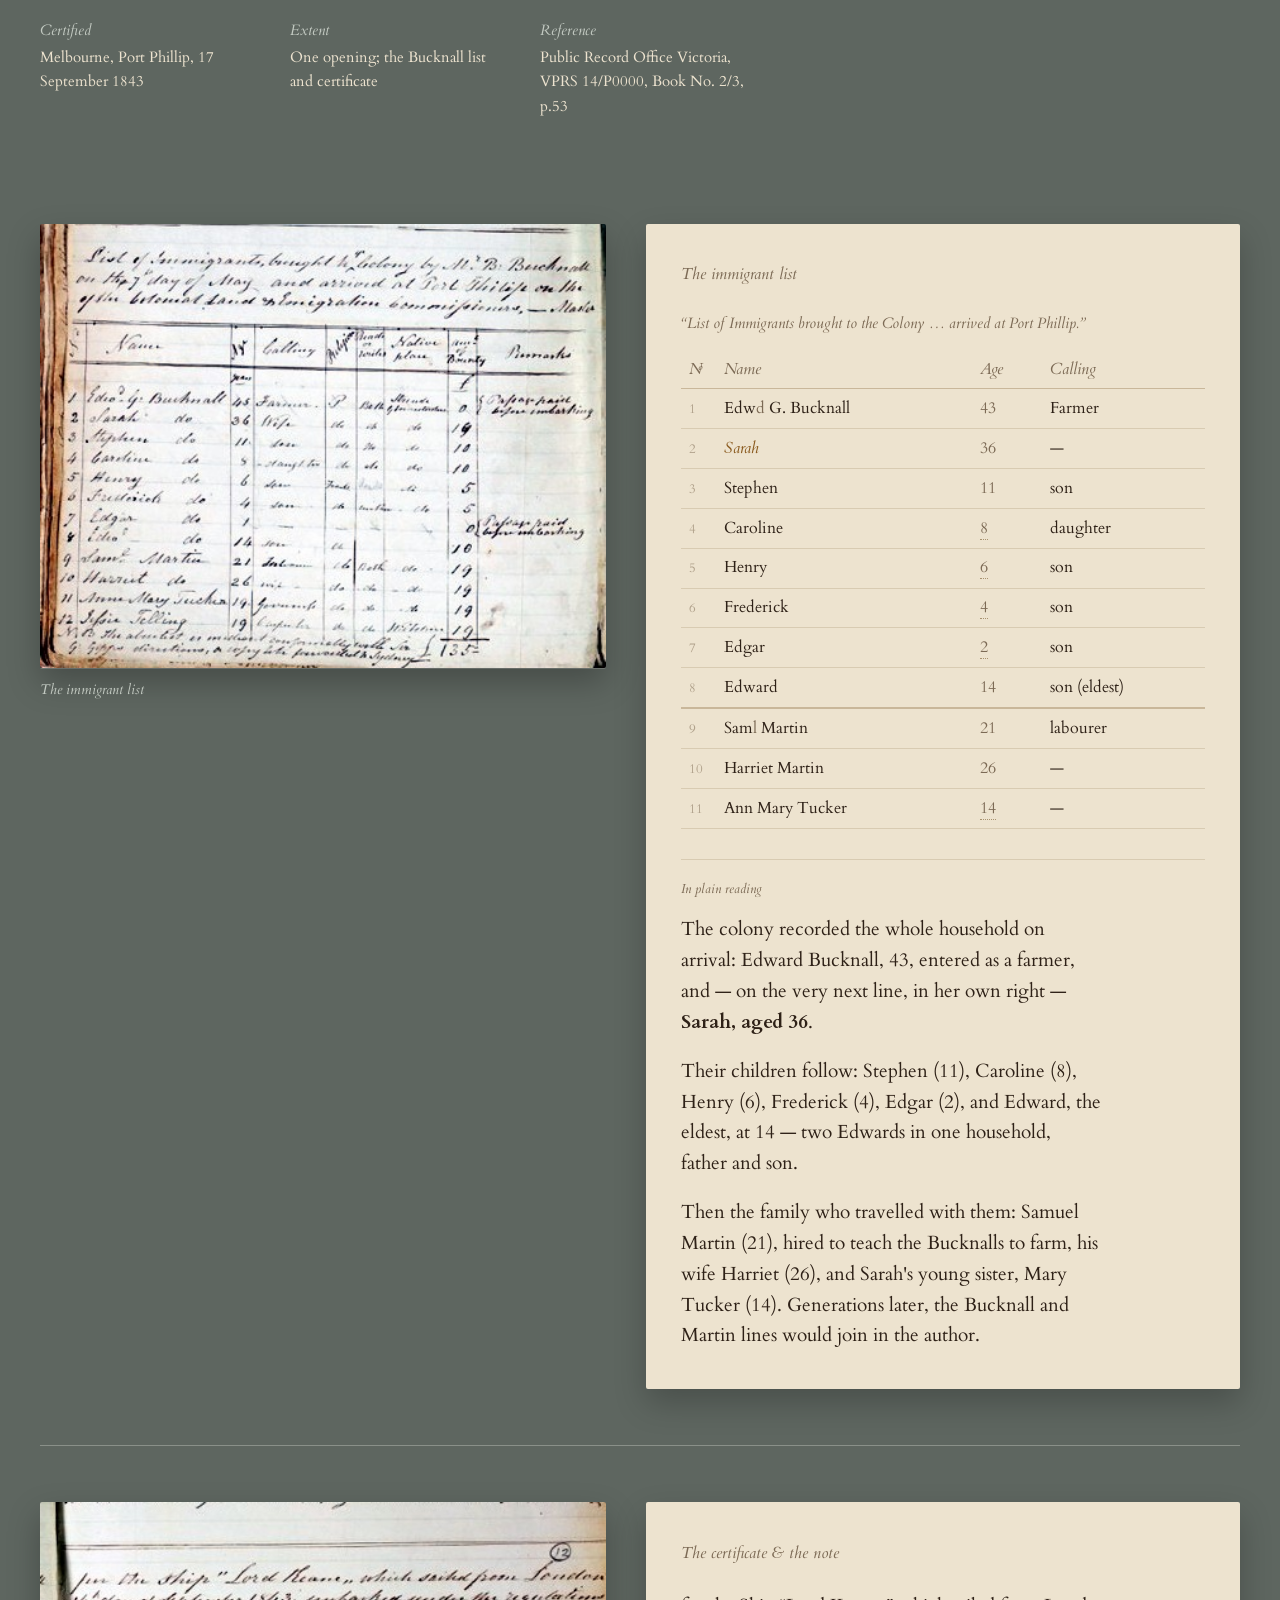
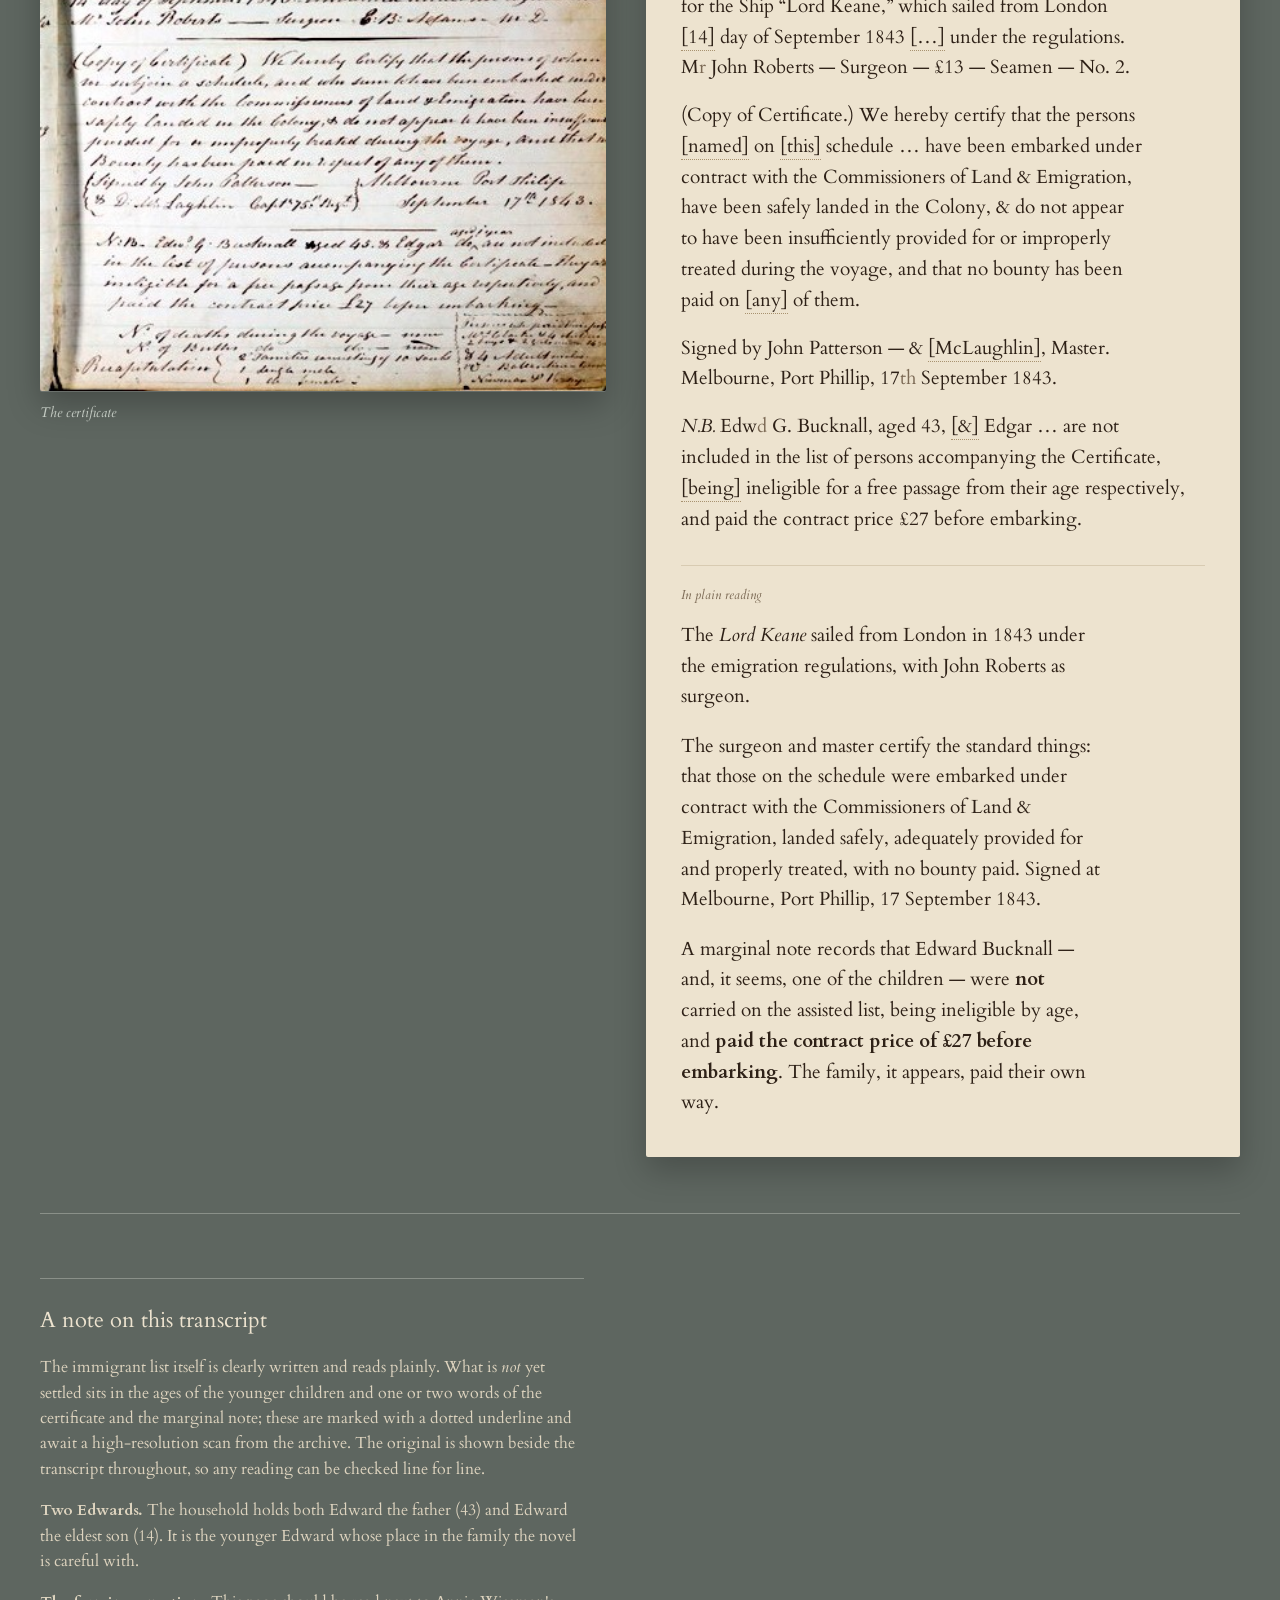
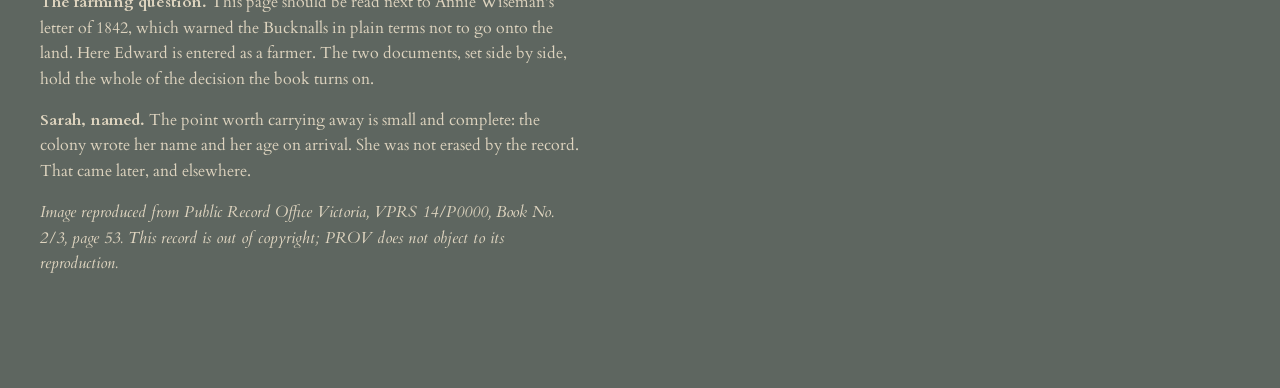
<file: ledger-1843-notoggle.html>
<!DOCTYPE html>
<html lang="en-AU">
<head>
<meta charset="utf-8">
<meta name="viewport" content="width=device-width, initial-scale=1">
<title>Port Phillip, September 1843 — the Lord Keane immigration ledger</title>
<link rel="preconnect" href="https://fonts.googleapis.com">
<link rel="preconnect" href="https://fonts.gstatic.com" crossorigin>
<link href="https://fonts.googleapis.com/css2?family=Cardo:ital,wght@0,400;0,700;1,400&display=swap" rel="stylesheet">
<link rel="stylesheet" href="letters.css">
</head>
<body>
<div class="wrap">

  <header class="hero">
    <figure><img src="lord-keane-ledger.jpg" alt="A page of the 1843 Lord Keane immigration ledger, listing the Bucknall household among the arriving immigrants."></figure>
    <h1>Port Phillip, September 1843</h1>
    <p class="standfirst">When the barque <i>Lord Keane</i> reached the colony, an official wrote down everyone aboard who had come to settle. The Bucknall household is here — Edward, Sarah, their children, and the family who travelled with them.</p>
    <p class="standfirst">Sarah is entered in her own right, by name and age. It was the memorial, generations later, that reduced her to “his wife.”</p>

    <div class="inbook">
      <p class="quote">I do not think you would do well by farming … you know nothing of farming.</p>
      <p>Annie Wiseman had written exactly that, from Parramatta, before they sailed. On this page Edward is entered as a <i>farmer</i>. In England he was a jeweller. They went anyway.</p>
    </div>

    <dl class="meta">
      <div><dt>Record</dt><dd>List of immigrants, per the barque <i>Lord Keane</i></dd></div>
      <div><dt>Sailed</dt><dd>London, 1843</dd></div>
      <div><dt>Arrived</dt><dd>Port Phillip, September 1843</dd></div>
      <div><dt>Master</dt><dd>John Roberts</dd></div>
      <div><dt>Certified</dt><dd>Melbourne, Port Phillip, 17 September 1843</dd></div>
      <div><dt>Extent</dt><dd>One opening; the Bucknall list and certificate</dd></div>
      <div><dt>Reference</dt><dd>Public Record Office Victoria, VPRS 14/P0000, Book No. 2/3, p.53</dd></div>
    </dl>
  </header>

  <section class="leaf">
    <figure><img src="lord-keane-list.jpg" alt="The lower left page of the ledger: the numbered list of immigrants of the Bucknall household."><figcaption>The immigrant list</figcaption></figure>
    <div class="sheet"><h2>The immigrant list</h2>
      <div class="diplomatic">
        <table class="ledger">
          <caption>“List of Immigrants brought to the Colony … arrived at Port Phillip.”</caption>
          <thead><tr><th>№</th><th>Name</th><th>Age</th><th>Calling</th></tr></thead>
          <tbody>
            <tr><td class="n">1</td><td class="name">Edw<span class="sup">d</span> G. Bucknall</td><td class="age">43</td><td>Farmer</td></tr>
            <tr class="her"><td class="n">2</td><td class="name">Sarah</td><td class="age">36</td><td>&mdash;</td></tr>
            <tr><td class="n">3</td><td class="name">Stephen</td><td class="age">11</td><td>son</td></tr>
            <tr><td class="n">4</td><td class="name">Caroline</td><td class="age"><span class="unc" title="Reading to confirm">8</span></td><td>daughter</td></tr>
            <tr><td class="n">5</td><td class="name">Henry</td><td class="age"><span class="unc" title="Reading to confirm">6</span></td><td>son</td></tr>
            <tr><td class="n">6</td><td class="name">Frederick</td><td class="age"><span class="unc" title="Reading to confirm">4</span></td><td>son</td></tr>
            <tr><td class="n">7</td><td class="name">Edgar</td><td class="age"><span class="unc" title="Reading to confirm">2</span></td><td>son</td></tr>
            <tr><td class="n">8</td><td class="name">Edward</td><td class="age">14</td><td>son (eldest)</td></tr>
            <tr class="rule-top"><td class="n">9</td><td class="name">Sam<span class="sup">l</span> Martin</td><td class="age">21</td><td>labourer</td></tr>
            <tr><td class="n">10</td><td class="name">Harriet Martin</td><td class="age">26</td><td>&mdash;</td></tr>
            <tr><td class="n">11</td><td class="name">Ann Mary Tucker</td><td class="age"><span class="unc" title="Reading to confirm">14</span></td><td>&mdash;</td></tr>
          </tbody>
        </table>
      </div>
      <div class="reading"><h3 class="rlabel">In plain reading</h3>
        <p>The colony recorded the whole household on arrival: Edward Bucknall, 43, entered as a farmer, and — on the very next line, in her own right — <b>Sarah, aged 36</b>.</p>
        <p>Their children follow: Stephen (11), Caroline (8), Henry (6), Frederick (4), Edgar (2), and Edward, the eldest, at 14 — two Edwards in one household, father and son.</p>
        <p>Then the family who travelled with them: Samuel Martin (21), hired to teach the Bucknalls to farm, his wife Harriet (26), and Sarah's young sister, Mary Tucker (14). Generations later, the Bucknall and Martin lines would join in the author.</p>
      </div>
    </div>
  </section>

  <section class="leaf">
    <figure><img src="lord-keane-certificate.jpg" alt="The right page of the ledger: the surgeon's and master's certificate, and the note on paid passages."><figcaption>The certificate</figcaption></figure>
    <div class="sheet"><h2>The certificate &amp; the note</h2>
      <div class="diplomatic">
        <span class="l">for the Ship “Lord Keane,” which sailed from London</span>
        <span class="l"><span class="unc" title="Date to confirm against the original">[14]</span> day of September 1843 <span class="unc" title="Unreadable">[&hellip;]</span> under the regulations.</span>
        <span class="l">M<span class="sup">r</span> John Roberts &mdash; Surgeon &mdash; &pound;13 &mdash; Seamen &mdash; No. 2.</span>
        <span class="l blank"></span>
        <span class="l">(Copy of Certificate.) We hereby certify that the persons</span>
        <span class="l"><span class="unc" title="Unreadable">[named]</span> on <span class="unc" title="Unreadable">[this]</span> schedule &hellip; have been embarked under</span>
        <span class="l">contract with the Commissioners of Land &amp; Emigration,</span>
        <span class="l">have been safely landed in the Colony, &amp; do not appear</span>
        <span class="l">to have been insufficiently provided for or improperly</span>
        <span class="l">treated during the voyage, and that no bounty has been</span>
        <span class="l">paid on <span class="unc" title="Unreadable">[any]</span> of them.</span>
        <span class="l blank"></span>
        <span class="l">Signed by John Patterson &mdash; &amp; <span class="unc" title="Reading uncertain">[McLaughlin]</span>, Master.</span>
        <span class="l">Melbourne, Port Phillip, 17<span class="sup">th</span> September 1843.</span>
        <span class="l blank"></span>
        <span class="l"><i>N.B.</i> Edw<span class="sup">d</span> G. Bucknall, aged 43, <span class="unc" title="Unreadable">[&amp;]</span> Edgar &hellip; are not</span>
        <span class="l">included in the list of persons accompanying the Certificate,</span>
        <span class="l"><span class="unc" title="Unreadable">[being]</span> ineligible for a free passage from their age respectively,</span>
        <span class="l">and paid the contract price &pound;27 before embarking.</span>
      </div>
      <div class="reading"><h3 class="rlabel">In plain reading</h3>
        <p>The <i>Lord Keane</i> sailed from London in 1843 under the emigration regulations, with John Roberts as surgeon.</p>
        <p>The surgeon and master certify the standard things: that those on the schedule were embarked under contract with the Commissioners of Land &amp; Emigration, landed safely, adequately provided for and properly treated, with no bounty paid. Signed at Melbourne, Port Phillip, 17 September 1843.</p>
        <p>A marginal note records that Edward Bucknall — and, it seems, one of the children — were <b>not</b> carried on the assisted list, being ineligible by age, and <b>paid the contract price of £27 before embarking</b>. The family, it appears, paid their own way.</p>
      </div>
    </div>
  </section>

  <section class="notes">
    <h2>A note on this transcript</h2>
    <p>The immigrant list itself is clearly written and reads plainly. What is <i>not</i> yet settled sits in the ages of the younger children and one or two words of the certificate and the marginal note; these are marked with a dotted underline and await a high-resolution scan from the archive. The original is shown beside the transcript throughout, so any reading can be checked line for line.</p>
    <p><b>Two Edwards.</b> The household holds both Edward the father (43) and Edward the eldest son (14). It is the younger Edward whose place in the family the novel is careful with.</p>
    <p><b>The farming question.</b> This page should be read next to Annie Wiseman's letter of 1842, which warned the Bucknalls in plain terms not to go onto the land. Here Edward is entered as a farmer. The two documents, set side by side, hold the whole of the decision the book turns on.</p>
    <p><b>Sarah, named.</b> The point worth carrying away is small and complete: the colony wrote her name and her age on arrival. She was not erased by the record. That came later, and elsewhere.</p>
    <p class="credit">Image reproduced from Public Record Office Victoria, VPRS 14/P0000, Book No. 2/3, page 53. This record is out of copyright; PROV does not object to its reproduction.</p>
  </section>
</body>
</html>
</file>
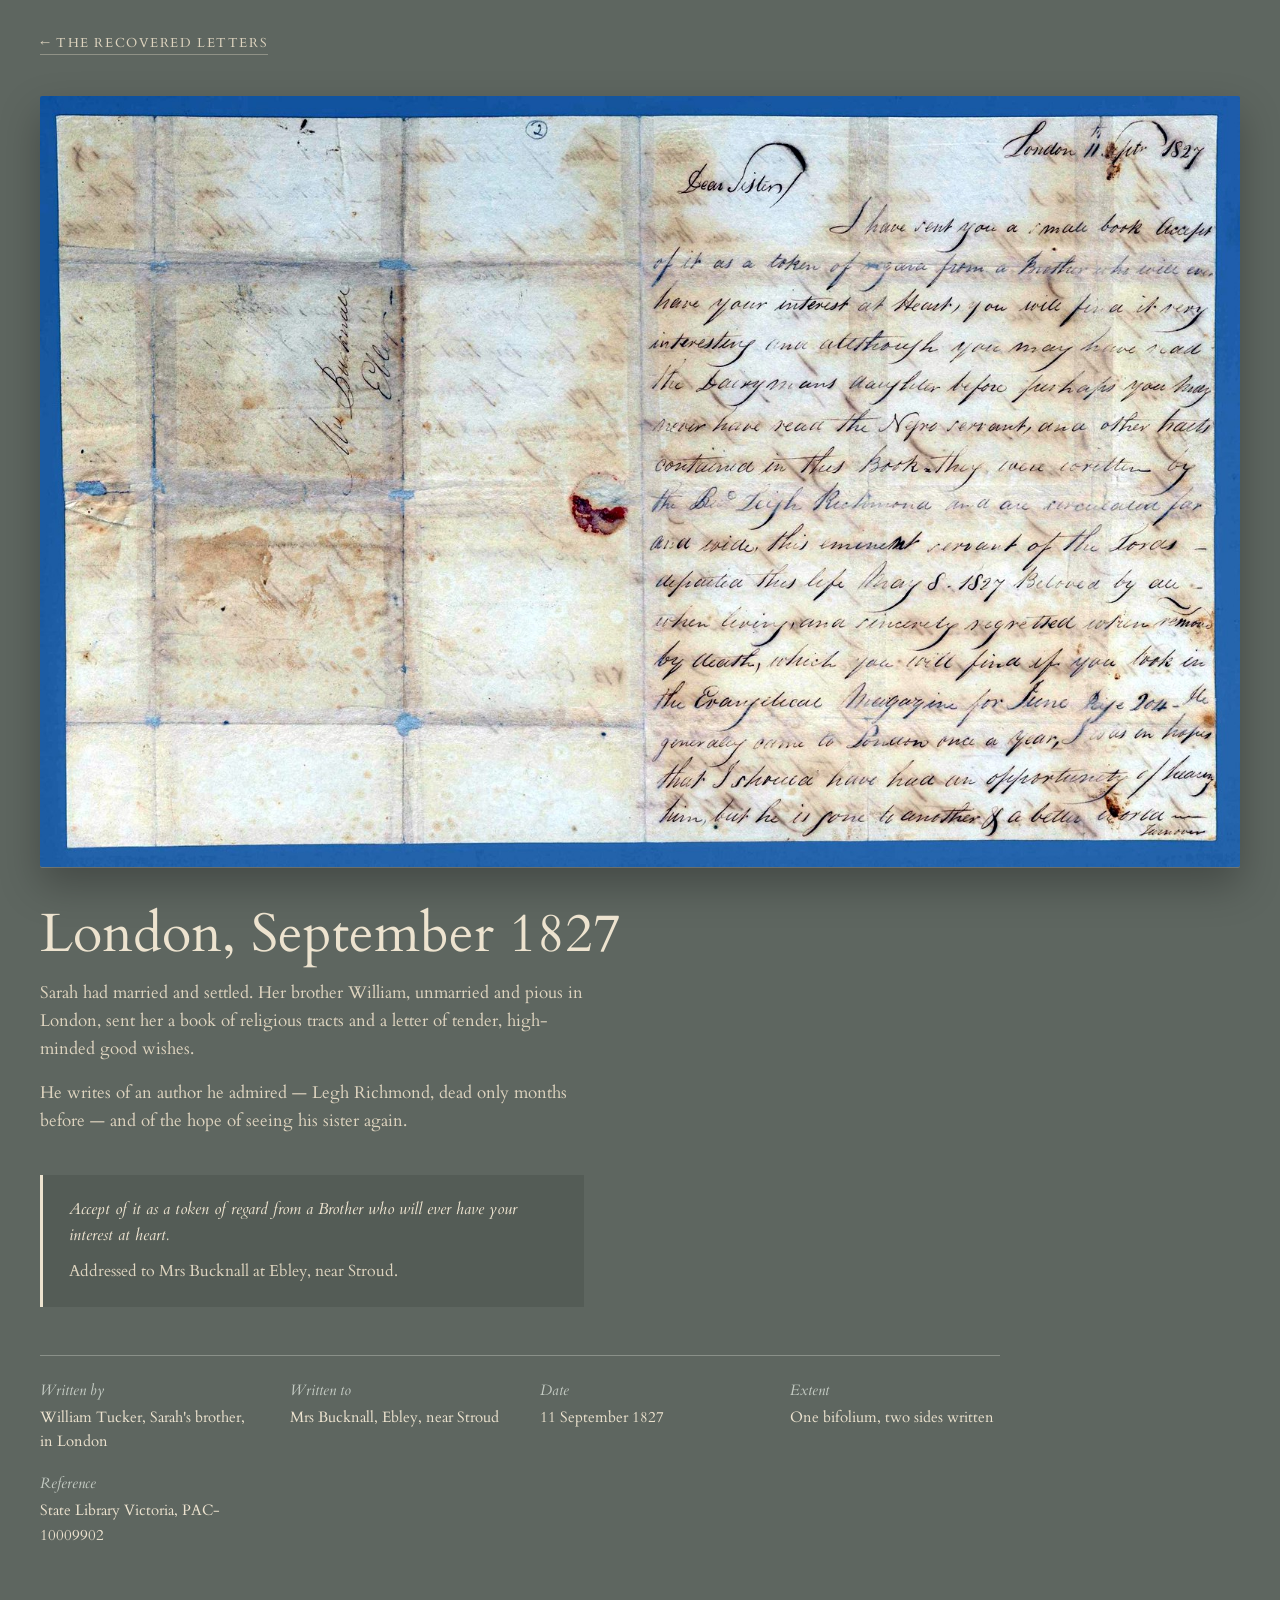
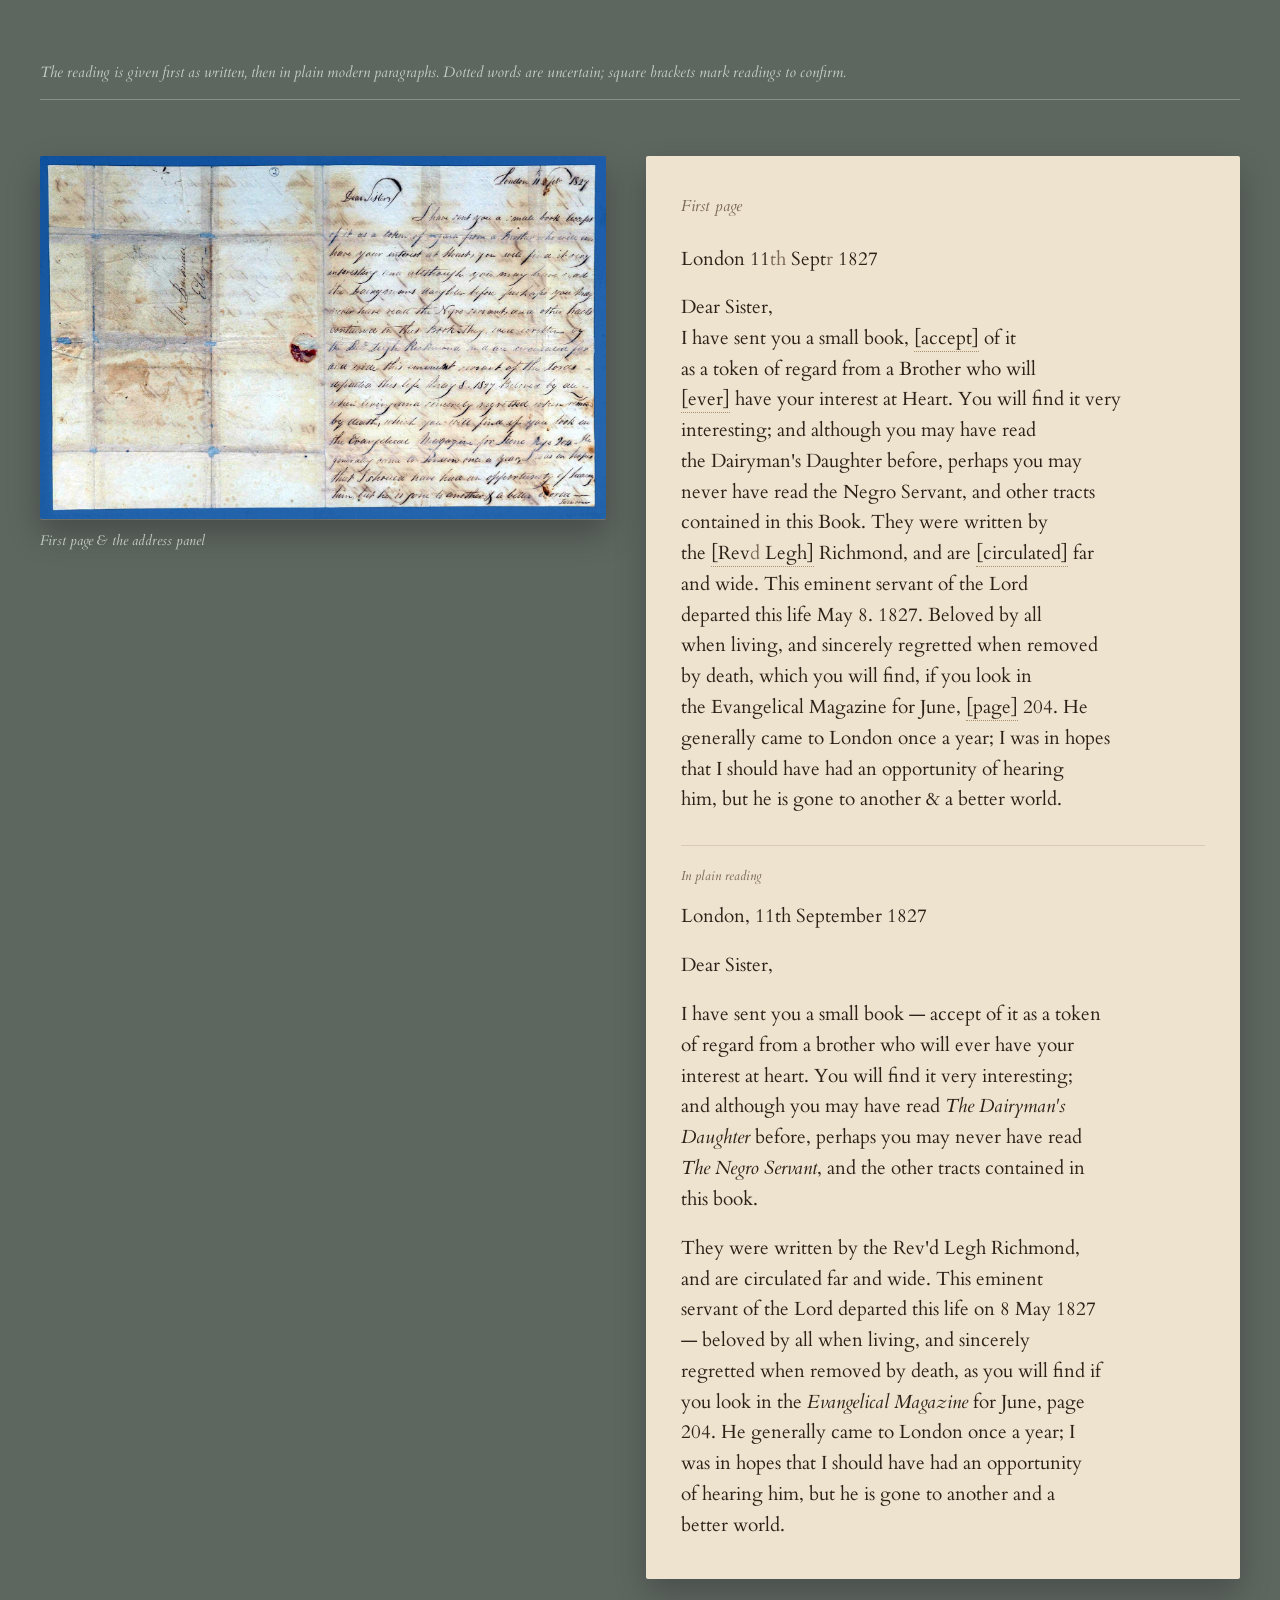
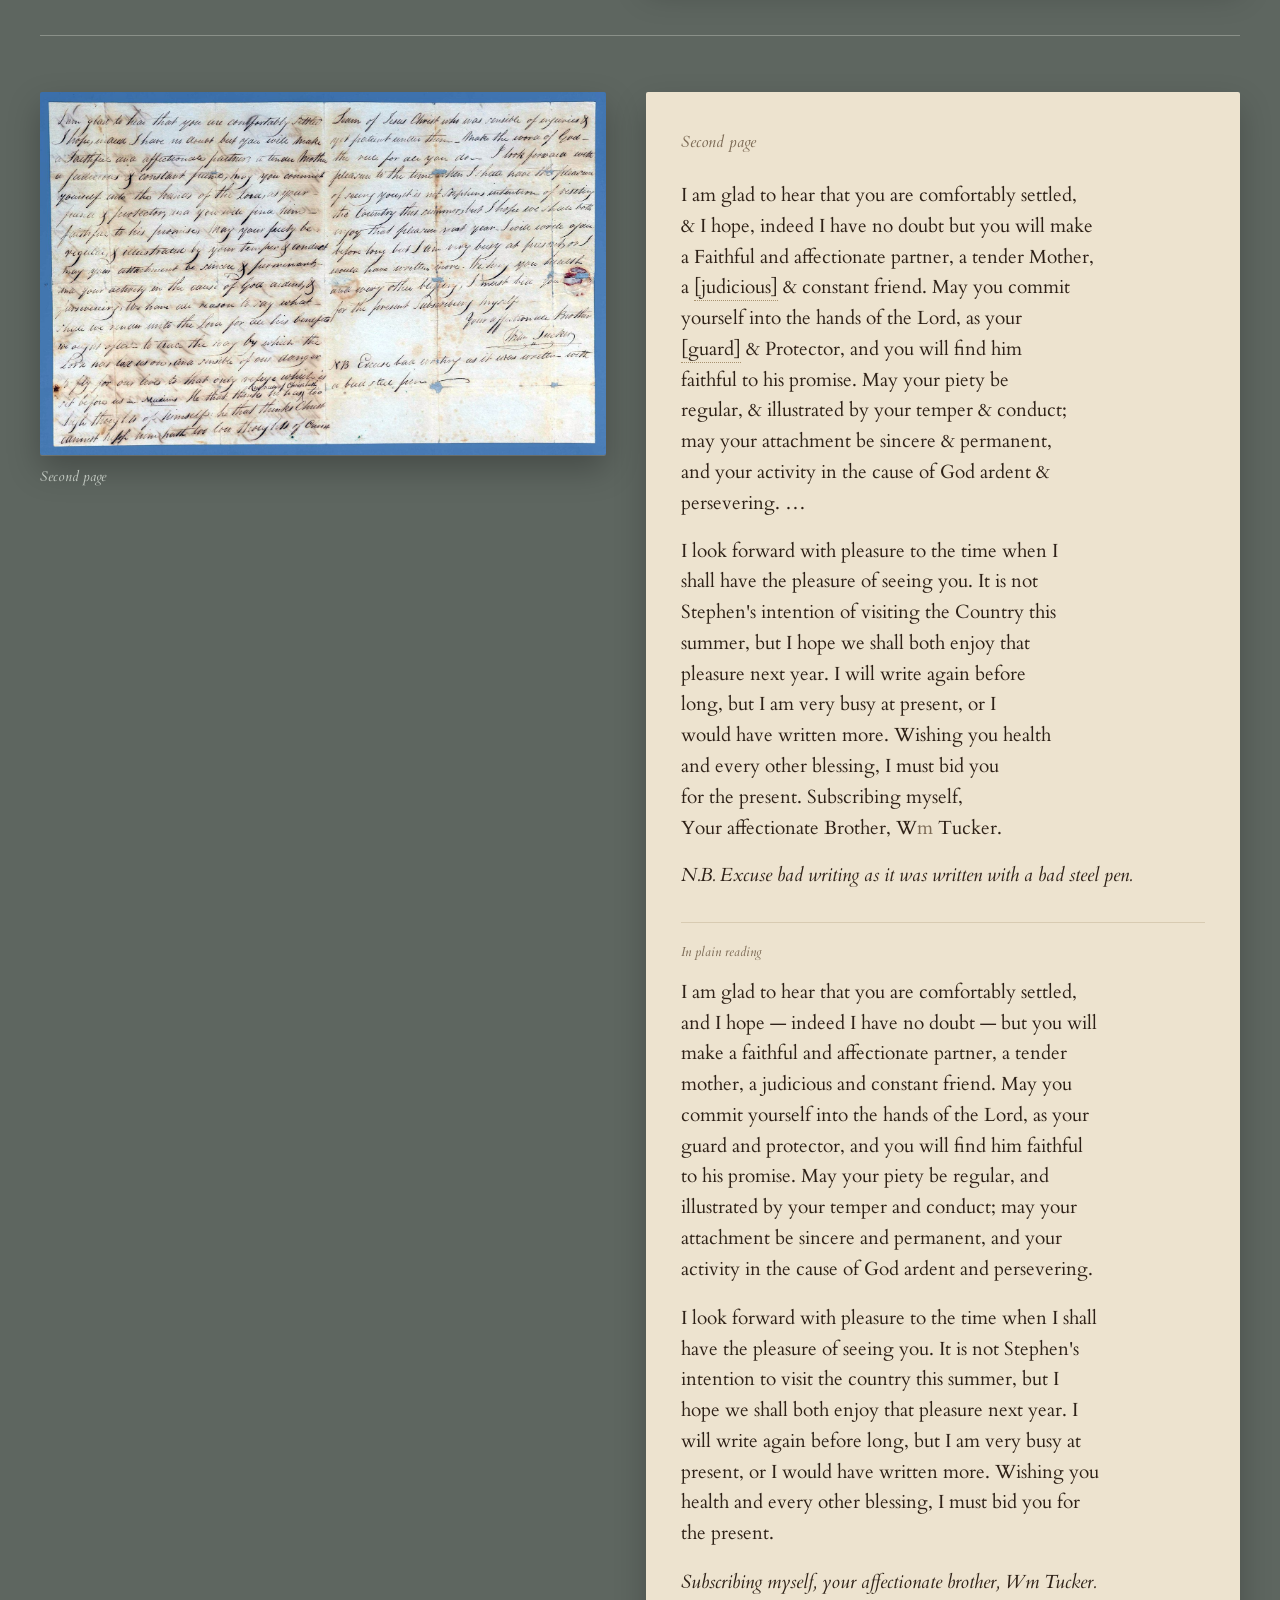
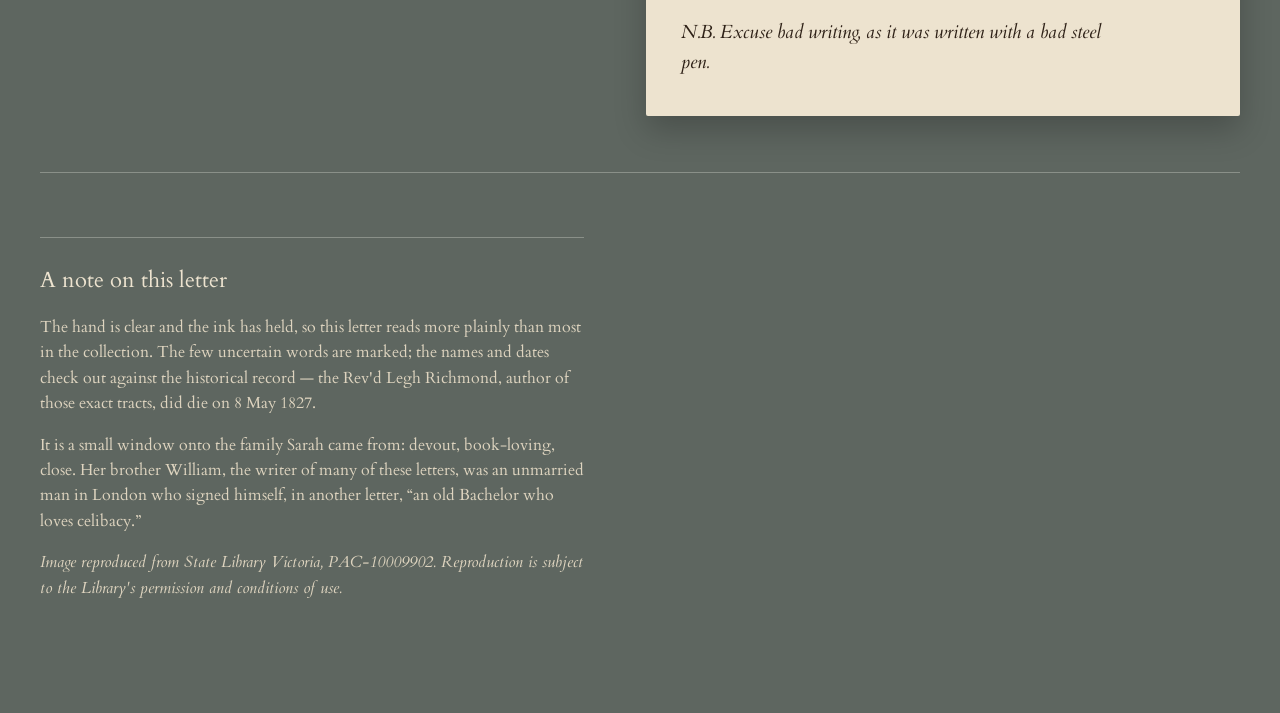
<file: letter-1827.html>
<!DOCTYPE html>
<html lang="en-AU">
<head>
<meta charset="utf-8">
<meta name="viewport" content="width=device-width, initial-scale=1">
<title>London, September 1827 — William Tucker sends his sister a book</title>
<link rel="preconnect" href="https://fonts.googleapis.com">
<link rel="preconnect" href="https://fonts.gstatic.com" crossorigin>
<link href="https://fonts.googleapis.com/css2?family=Cardo:ital,wght@0,400;0,700;1,400&display=swap" rel="stylesheet">
<link rel="stylesheet" href="letters.css">
</head>
<body>
<div class="wrap">

  <nav class="home"><a href="recovered-letters.html">&larr; The recovered letters</a></nav>

  <header class="hero">
    <figure><img src="letter1827-p1.jpg" alt="The 1827 letter from William Tucker, opening 'Dear Sister, I have sent you a small book.'"></figure>
    <h1>London, September 1827</h1>
    <p class="standfirst">Sarah had married and settled. Her brother William, unmarried and pious in London, sent her a book of religious tracts and a letter of tender, high-minded good wishes.</p>
    <p class="standfirst">He writes of an author he admired — Legh Richmond, dead only months before — and of the hope of seeing his sister again.</p>

    <div class="inbook">
      <p class="quote">Accept of it as a token of regard from a Brother who will ever have your interest at heart.</p>
      <p>Addressed to Mrs Bucknall at Ebley, near Stroud.</p>
    </div>

    <dl class="meta">
      <div><dt>Written by</dt><dd>William Tucker, Sarah's brother, in London</dd></div>
      <div><dt>Written to</dt><dd>Mrs Bucknall, Ebley, near Stroud</dd></div>
      <div><dt>Date</dt><dd>11 September 1827</dd></div>
      <div><dt>Extent</dt><dd>One bifolium, two sides written</dd></div>
      <div><dt>Reference</dt><dd>State Library Victoria, PAC-10009902</dd></div>
    </dl>
  </header>

  <div class="intro-note">
    <p>The reading is given first as written, then in plain modern paragraphs. Dotted words are uncertain; square brackets mark readings to confirm.</p>
  </div>

  <section class="leaf">
    <figure><img src="letter1827-p1.jpg" alt="First page of the 1827 letter."><figcaption>First page &amp; the address panel</figcaption></figure>
    <div class="sheet"><h2>First page</h2>
      <div class="diplomatic">
        <span class="l">London 11<span class="sup">th</span> Sept<span class="sup">r</span> 1827</span>
        <span class="l blank"></span>
        <span class="l">Dear Sister,</span>
        <span class="l">I have sent you a small book, <span class="unc" title="Reading: accept">[accept]</span> of it</span>
        <span class="l">as a token of regard from a Brother who will</span>
        <span class="l"><span class="unc" title="Reading: ever">[ever]</span> have your interest at Heart. You will find it very</span>
        <span class="l">interesting; and although you may have read</span>
        <span class="l">the Dairyman's Daughter before, perhaps you may</span>
        <span class="l">never have read the Negro Servant, and other tracts</span>
        <span class="l">contained in this Book. They were written by</span>
        <span class="l">the <span class="unc" title="Rev'd Legh Richmond">[Rev<span class="sup">d</span> Legh]</span> Richmond, and are <span class="unc" title="Reading: circulated">[circulated]</span> far</span>
        <span class="l">and wide. This eminent servant of the Lord</span>
        <span class="l">departed this life May 8. 1827. Beloved by all</span>
        <span class="l">when living, and sincerely regretted when removed</span>
        <span class="l">by death, which you will find, if you look in</span>
        <span class="l">the Evangelical Magazine for June, <span class="unc" title="Reading: page">[page]</span> 204. He</span>
        <span class="l">generally came to London once a year; I was in hopes</span>
        <span class="l">that I should have had an opportunity of hearing</span>
        <span class="l">him, but he is gone to another &amp; a better world.</span>
      </div>
      <div class="reading"><h3 class="rlabel">In plain reading</h3>
        <p>London, 11th September 1827</p>
        <p>Dear Sister,</p>
        <p>I have sent you a small book — accept of it as a token of regard from a brother who will ever have your interest at heart. You will find it very interesting; and although you may have read <i>The Dairyman's Daughter</i> before, perhaps you may never have read <i>The Negro Servant</i>, and the other tracts contained in this book.</p>
        <p>They were written by the Rev'd Legh Richmond, and are circulated far and wide. This eminent servant of the Lord departed this life on 8 May 1827 — beloved by all when living, and sincerely regretted when removed by death, as you will find if you look in the <i>Evangelical Magazine</i> for June, page 204. He generally came to London once a year; I was in hopes that I should have had an opportunity of hearing him, but he is gone to another and a better world.</p>
      </div>
    </div>
  </section>

  <section class="leaf">
    <figure><img src="letter1827-p2.jpg" alt="Second page of the 1827 letter, with the good wishes and signature."><figcaption>Second page</figcaption></figure>
    <div class="sheet"><h2>Second page</h2>
      <div class="diplomatic">
        <span class="l">I am glad to hear that you are comfortably settled,</span>
        <span class="l">&amp; I hope, indeed I have no doubt but you will make</span>
        <span class="l">a Faithful and affectionate partner, a tender Mother,</span>
        <span class="l">a <span class="unc" title="Reading: judicious">[judicious]</span> &amp; constant friend. May you commit</span>
        <span class="l">yourself into the hands of the Lord, as your</span>
        <span class="l"><span class="unc" title="Reading: guard">[guard]</span> &amp; Protector, and you will find him</span>
        <span class="l">faithful to his promise. May your piety be</span>
        <span class="l">regular, &amp; illustrated by your temper &amp; conduct;</span>
        <span class="l">may your attachment be sincere &amp; permanent,</span>
        <span class="l">and your activity in the cause of God ardent &amp;</span>
        <span class="l">persevering. &hellip;</span>
        <span class="l blank"></span>
        <span class="l">I look forward with pleasure to the time when I</span>
        <span class="l">shall have the pleasure of seeing you. It is not</span>
        <span class="l">Stephen's intention of visiting the Country this</span>
        <span class="l">summer, but I hope we shall both enjoy that</span>
        <span class="l">pleasure next year. I will write again before</span>
        <span class="l">long, but I am very busy at present, or I</span>
        <span class="l">would have written more. Wishing you health</span>
        <span class="l">and every other blessing, I must bid you</span>
        <span class="l">for the present. Subscribing myself,</span>
        <span class="l">Your affectionate Brother, W<span class="sup">m</span> Tucker.</span>
        <span class="l blank"></span>
        <span class="l"><i>N.B. Excuse bad writing as it was written with a bad steel pen.</i></span>
      </div>
      <div class="reading"><h3 class="rlabel">In plain reading</h3>
        <p>I am glad to hear that you are comfortably settled, and I hope — indeed I have no doubt — but you will make a faithful and affectionate partner, a tender mother, a judicious and constant friend. May you commit yourself into the hands of the Lord, as your guard and protector, and you will find him faithful to his promise. May your piety be regular, and illustrated by your temper and conduct; may your attachment be sincere and permanent, and your activity in the cause of God ardent and persevering.</p>
        <p>I look forward with pleasure to the time when I shall have the pleasure of seeing you. It is not Stephen's intention to visit the country this summer, but I hope we shall both enjoy that pleasure next year. I will write again before long, but I am very busy at present, or I would have written more. Wishing you health and every other blessing, I must bid you for the present.</p>
        <p class="sign">Subscribing myself, your affectionate brother, Wm Tucker.</p>
        <p><i>N.B. Excuse bad writing, as it was written with a bad steel pen.</i></p>
      </div>
    </div>
  </section>

  <section class="notes">
    <h2>A note on this letter</h2>
    <p>The hand is clear and the ink has held, so this letter reads more plainly than most in the collection. The few uncertain words are marked; the names and dates check out against the historical record — the Rev'd Legh Richmond, author of those exact tracts, did die on 8 May 1827.</p>
    <p>It is a small window onto the family Sarah came from: devout, book-loving, close. Her brother William, the writer of many of these letters, was an unmarried man in London who signed himself, in another letter, “an old Bachelor who loves celibacy.”</p>
    <p class="credit">Image reproduced from State Library Victoria, PAC-10009902. Reproduction is subject to the Library's permission and conditions of use.</p>
  </section>

</div>
</body>
</html>
</file>
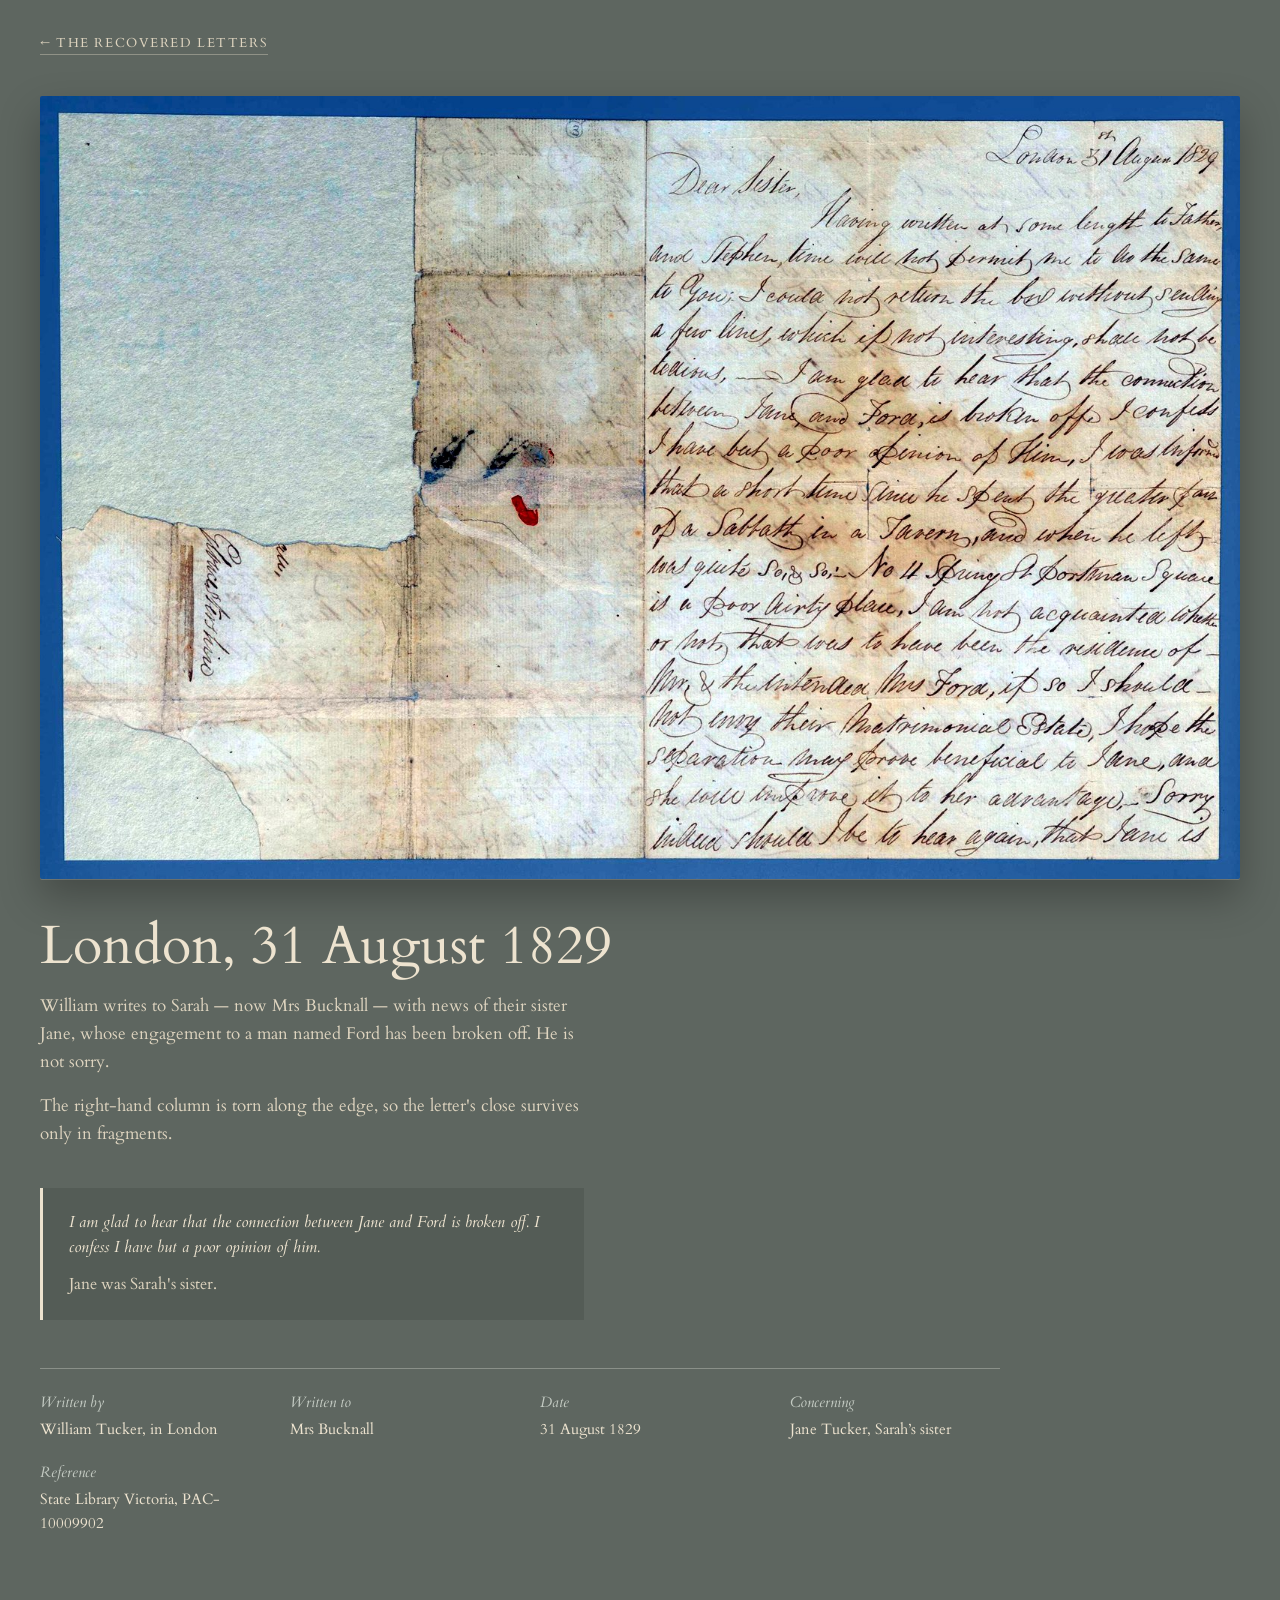
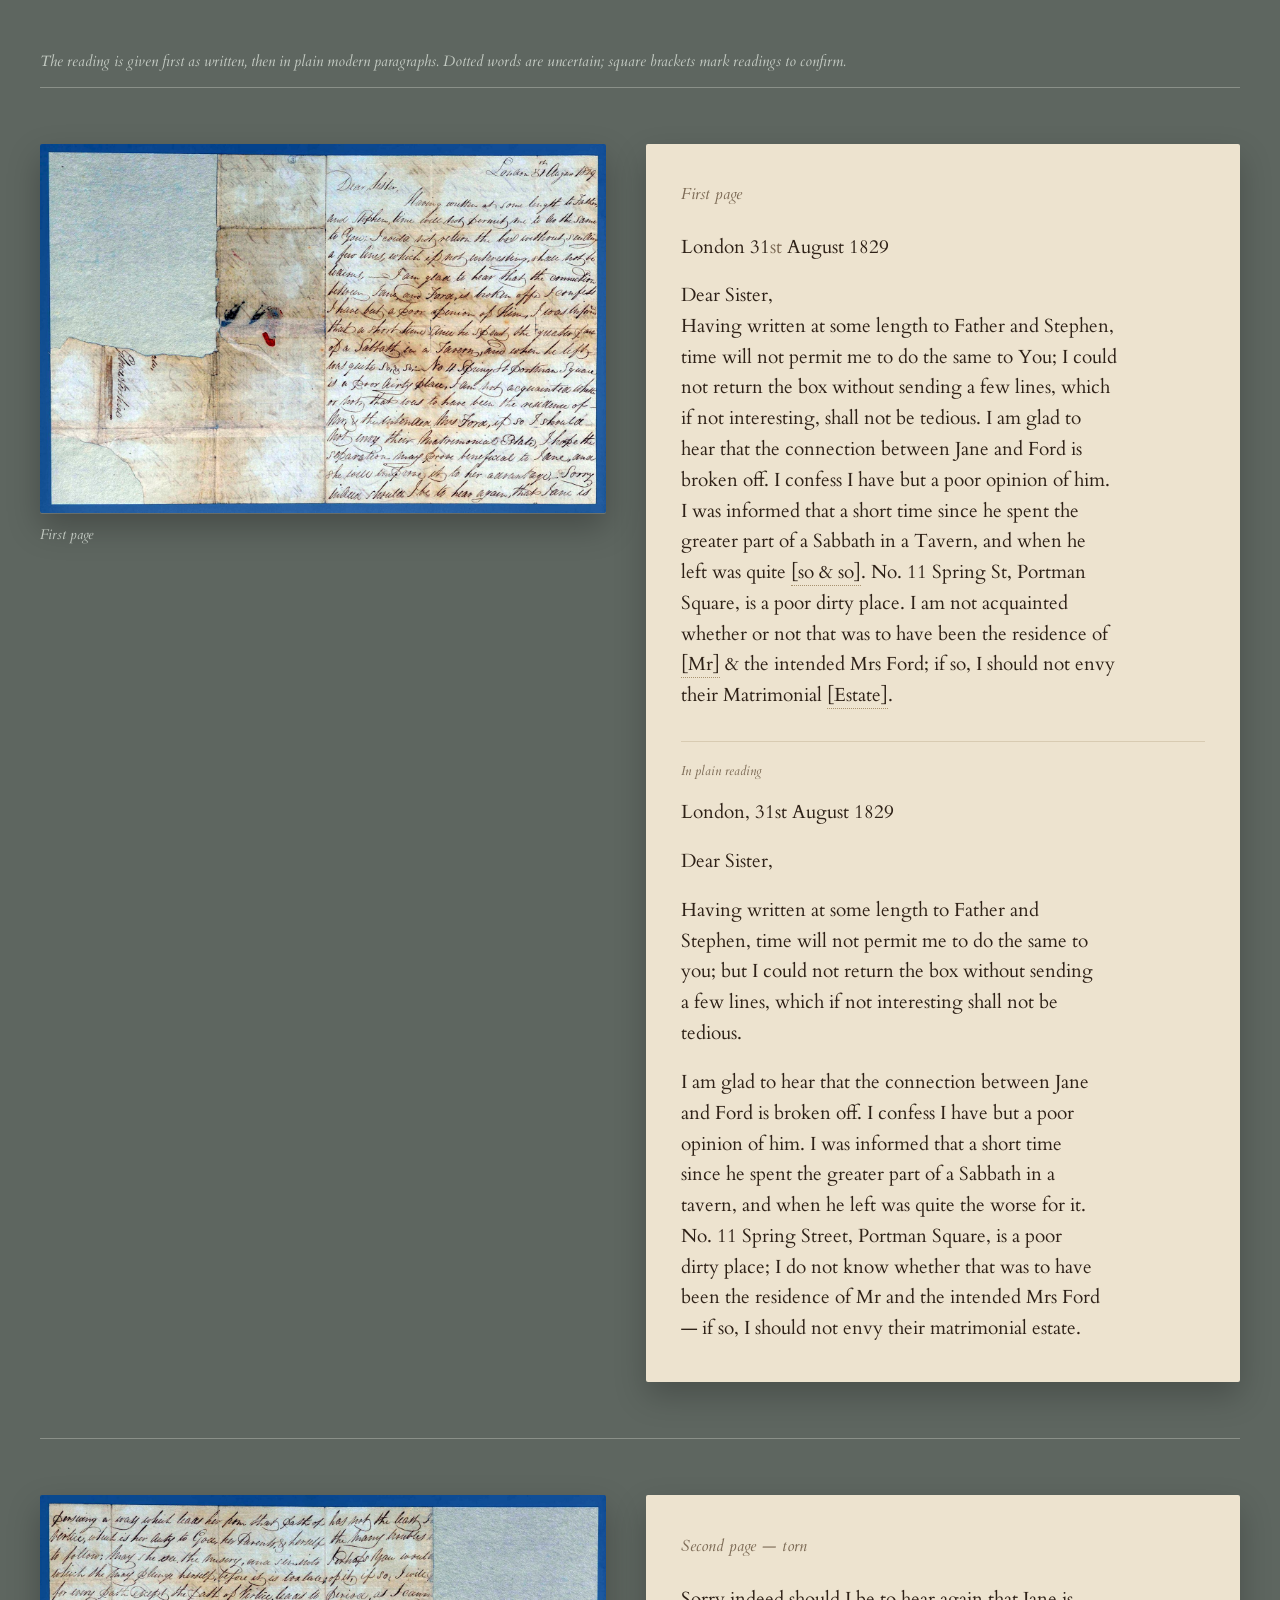
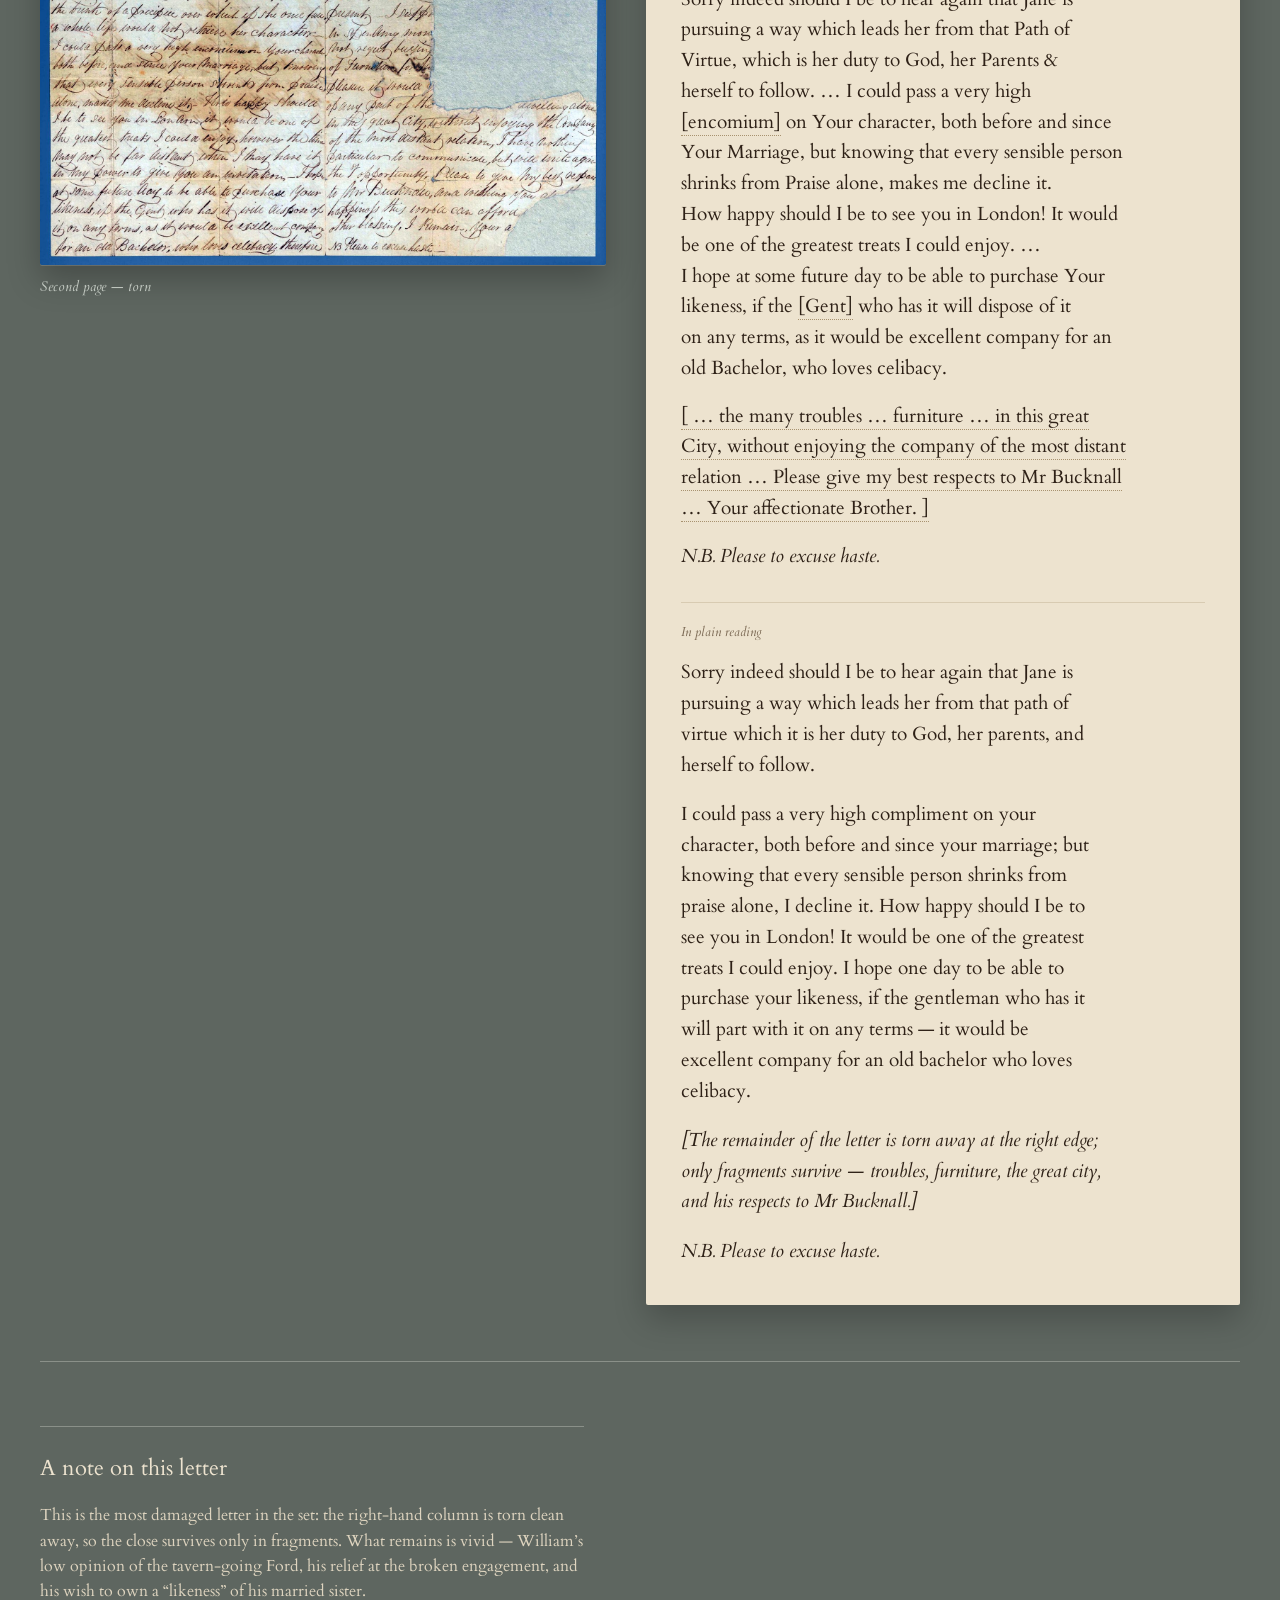
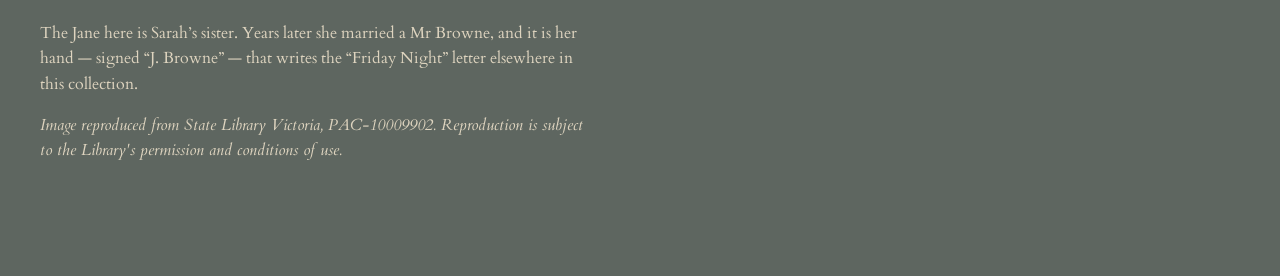
<file: letter-1829.html>
<!DOCTYPE html>
<html lang="en-AU">
<head>
<meta charset="utf-8">
<meta name="viewport" content="width=device-width, initial-scale=1">
<title>London, 31 August 1829 — a broken engagement</title>
<link rel="preconnect" href="https://fonts.googleapis.com">
<link rel="preconnect" href="https://fonts.gstatic.com" crossorigin>
<link href="https://fonts.googleapis.com/css2?family=Cardo:ital,wght@0,400;0,700;1,400&display=swap" rel="stylesheet">
<link rel="stylesheet" href="letters.css">
</head>
<body>
<div class="wrap">
  <nav class="home"><a href="recovered-letters.html">&larr; The recovered letters</a></nav>
  <header class="hero">
    <figure><img src="letter-1829-p1.jpg" alt="The 1829 letter from William Tucker, London."></figure>
    <h1>London, 31 August 1829</h1>
    <p class="standfirst">William writes to Sarah &mdash; now Mrs Bucknall &mdash; with news of their sister Jane, whose engagement to a man named Ford has been broken off. He is not sorry.</p>
    <p class="standfirst">The right-hand column is torn along the edge, so the letter's close survives only in fragments.</p>
    <div class="inbook">
      <p class="quote">I am glad to hear that the connection between Jane and Ford is broken off. I confess I have but a poor opinion of him.</p>
      <p>Jane was Sarah's sister.</p>
    </div>
    <dl class="meta">
      <div><dt>Written by</dt><dd>William Tucker, in London</dd></div>
      <div><dt>Written to</dt><dd>Mrs Bucknall</dd></div>
      <div><dt>Date</dt><dd>31 August 1829</dd></div>
      <div><dt>Concerning</dt><dd>Jane Tucker, Sarah&rsquo;s sister</dd></div>
      <div><dt>Reference</dt><dd>State Library Victoria, PAC-10009902</dd></div>
    </dl>
  </header>
  <div class="intro-note">
    <p>The reading is given first as written, then in plain modern paragraphs. Dotted words are uncertain; square brackets mark readings to confirm.</p>
  </div>
  <section class="leaf">
    <figure><img src="letter-1829-p1.jpg" alt="First side of the 1829 letter."><figcaption>First page</figcaption></figure>
    <div class="sheet"><h2>First page</h2>
      <div class="diplomatic">
        <span class="l">London 31<span class='sup'>st</span> August 1829</span>
        <span class="l blank"></span>
        <span class="l">Dear Sister,</span>
        <span class="l">Having written at some length to Father and Stephen,</span>
        <span class="l">time will not permit me to do the same to You; I could</span>
        <span class="l">not return the box without sending a few lines, which</span>
        <span class="l">if not interesting, shall not be tedious. I am glad to</span>
        <span class="l">hear that the connection between Jane and Ford is</span>
        <span class="l">broken off. I confess I have but a poor opinion of him.</span>
        <span class="l">I was informed that a short time since he spent the</span>
        <span class="l">greater part of a Sabbath in a Tavern, and when he</span>
        <span class="l">left was quite <span class='unc' title='Reading uncertain'>[so &amp; so]</span>. No. 11 Spring St, Portman</span>
        <span class="l">Square, is a poor dirty place. I am not acquainted</span>
        <span class="l">whether or not that was to have been the residence of</span>
        <span class="l"><span class='unc' title='Reading: Mr'>[Mr]</span> &amp; the intended Mrs Ford; if so, I should not envy</span>
        <span class="l">their Matrimonial <span class='unc' title='Reading: Estate'>[Estate]</span>.</span>
      </div>
      <div class="reading"><h3 class="rlabel">In plain reading</h3>
        <p>London, 31st August 1829</p>
        <p>Dear Sister,</p>
        <p>Having written at some length to Father and Stephen, time will not permit me to do the same to you; but I could not return the box without sending a few lines, which if not interesting shall not be tedious.</p>
        <p>I am glad to hear that the connection between Jane and Ford is broken off. I confess I have but a poor opinion of him. I was informed that a short time since he spent the greater part of a Sabbath in a tavern, and when he left was quite the worse for it. No. 11 Spring Street, Portman Square, is a poor dirty place; I do not know whether that was to have been the residence of Mr and the intended Mrs Ford &mdash; if so, I should not envy their matrimonial estate.</p>
      </div>
    </div>
  </section>
  <section class="leaf">
    <figure><img src="letter-1829-p2.jpg" alt="The continuation, torn along the right edge."><figcaption>Second page &mdash; torn</figcaption></figure>
    <div class="sheet"><h2>Second page &mdash; torn</h2>
      <div class="diplomatic">
        <span class="l">Sorry indeed should I be to hear again that Jane is</span>
        <span class="l">pursuing a way which leads her from that Path of</span>
        <span class="l">Virtue, which is her duty to God, her Parents &amp;</span>
        <span class="l">herself to follow. &hellip; I could pass a very high</span>
        <span class="l"><span class='unc' title='Reading: encomium'>[encomium]</span> on Your character, both before and since</span>
        <span class="l">Your Marriage, but knowing that every sensible person</span>
        <span class="l">shrinks from Praise alone, makes me decline it.</span>
        <span class="l">How happy should I be to see you in London! It would</span>
        <span class="l">be one of the greatest treats I could enjoy. &hellip;</span>
        <span class="l">I hope at some future day to be able to purchase Your</span>
        <span class="l">likeness, if the <span class='unc' title='Reading: Gent'>[Gent]</span> who has it will dispose of it</span>
        <span class="l">on any terms, as it would be excellent company for an</span>
        <span class="l">old Bachelor, who loves celibacy.</span>
        <span class="l blank"></span>
        <span class="l"><span class='unc' title='The right column is torn; only fragments survive'>[ &hellip; the many troubles &hellip; furniture &hellip; in this great</span></span>
        <span class="l"><span class='unc' title='torn'>City, without enjoying the company of the most distant</span></span>
        <span class="l"><span class='unc' title='torn'>relation &hellip; Please give my best respects to Mr Bucknall</span></span>
        <span class="l"><span class='unc' title='torn'>&hellip; Your affectionate Brother. ]</span></span>
        <span class="l blank"></span>
        <span class="l"><i>N.B. Please to excuse haste.</i></span>
      </div>
      <div class="reading"><h3 class="rlabel">In plain reading</h3>
        <p>Sorry indeed should I be to hear again that Jane is pursuing a way which leads her from that path of virtue which it is her duty to God, her parents, and herself to follow.</p>
        <p>I could pass a very high compliment on your character, both before and since your marriage; but knowing that every sensible person shrinks from praise alone, I decline it. How happy should I be to see you in London! It would be one of the greatest treats I could enjoy. I hope one day to be able to purchase your likeness, if the gentleman who has it will part with it on any terms &mdash; it would be excellent company for an old bachelor who loves celibacy.</p>
        <p><i>[The remainder of the letter is torn away at the right edge; only fragments survive &mdash; troubles, furniture, the great city, and his respects to Mr Bucknall.]</i></p>
        <p><span class="sign">N.B. Please to excuse haste.</span></p>
      </div>
    </div>
  </section>
  <section class="notes">
    <h2>A note on this letter</h2>
    <p>This is the most damaged letter in the set: the right-hand column is torn clean away, so the close survives only in fragments. What remains is vivid &mdash; William&rsquo;s low opinion of the tavern-going Ford, his relief at the broken engagement, and his wish to own a &ldquo;likeness&rdquo; of his married sister.</p>
    <p>The Jane here is Sarah&rsquo;s sister. Years later she married a Mr Browne, and it is her hand &mdash; signed &ldquo;J. Browne&rdquo; &mdash; that writes the &ldquo;Friday Night&rdquo; letter elsewhere in this collection.</p>
    <p class="credit">Image reproduced from State Library Victoria, PAC-10009902. Reproduction is subject to the Library's permission and conditions of use.</p>
  </section>
</div>
</body>
</html>
</file>
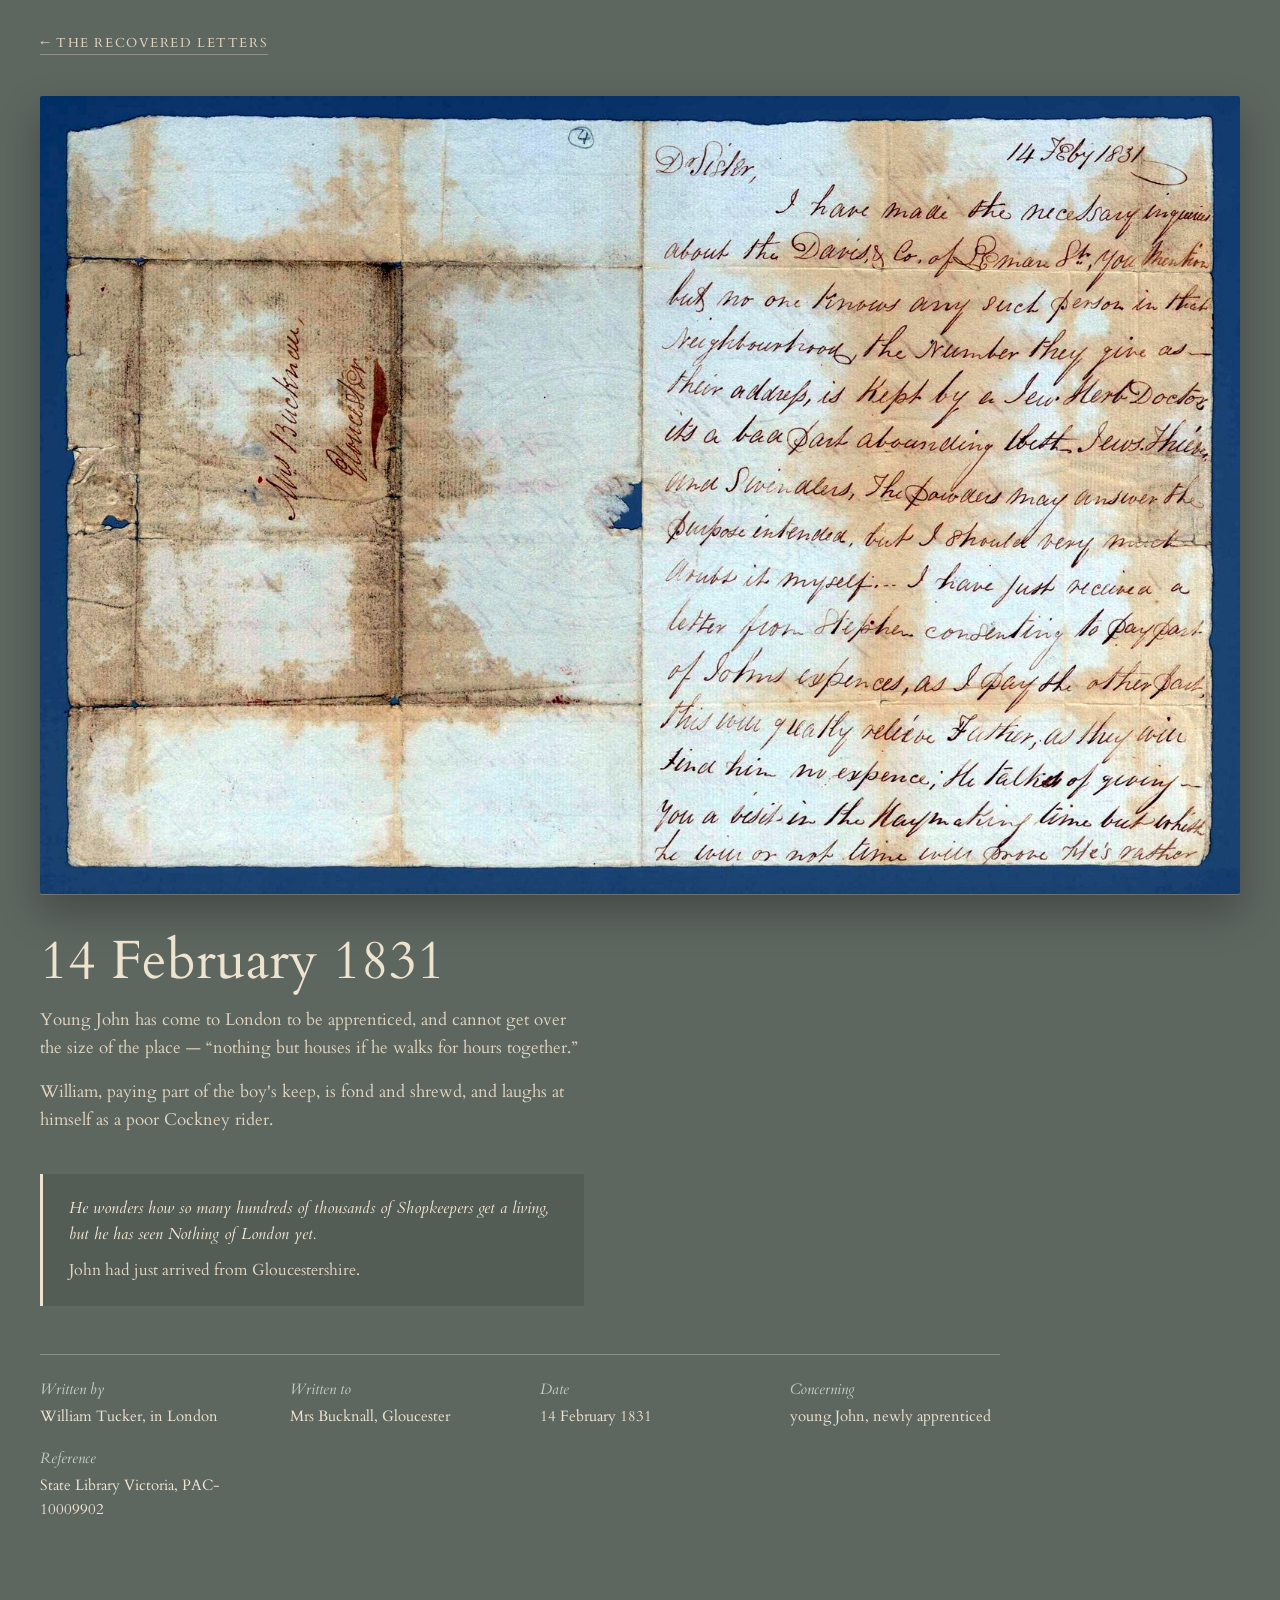
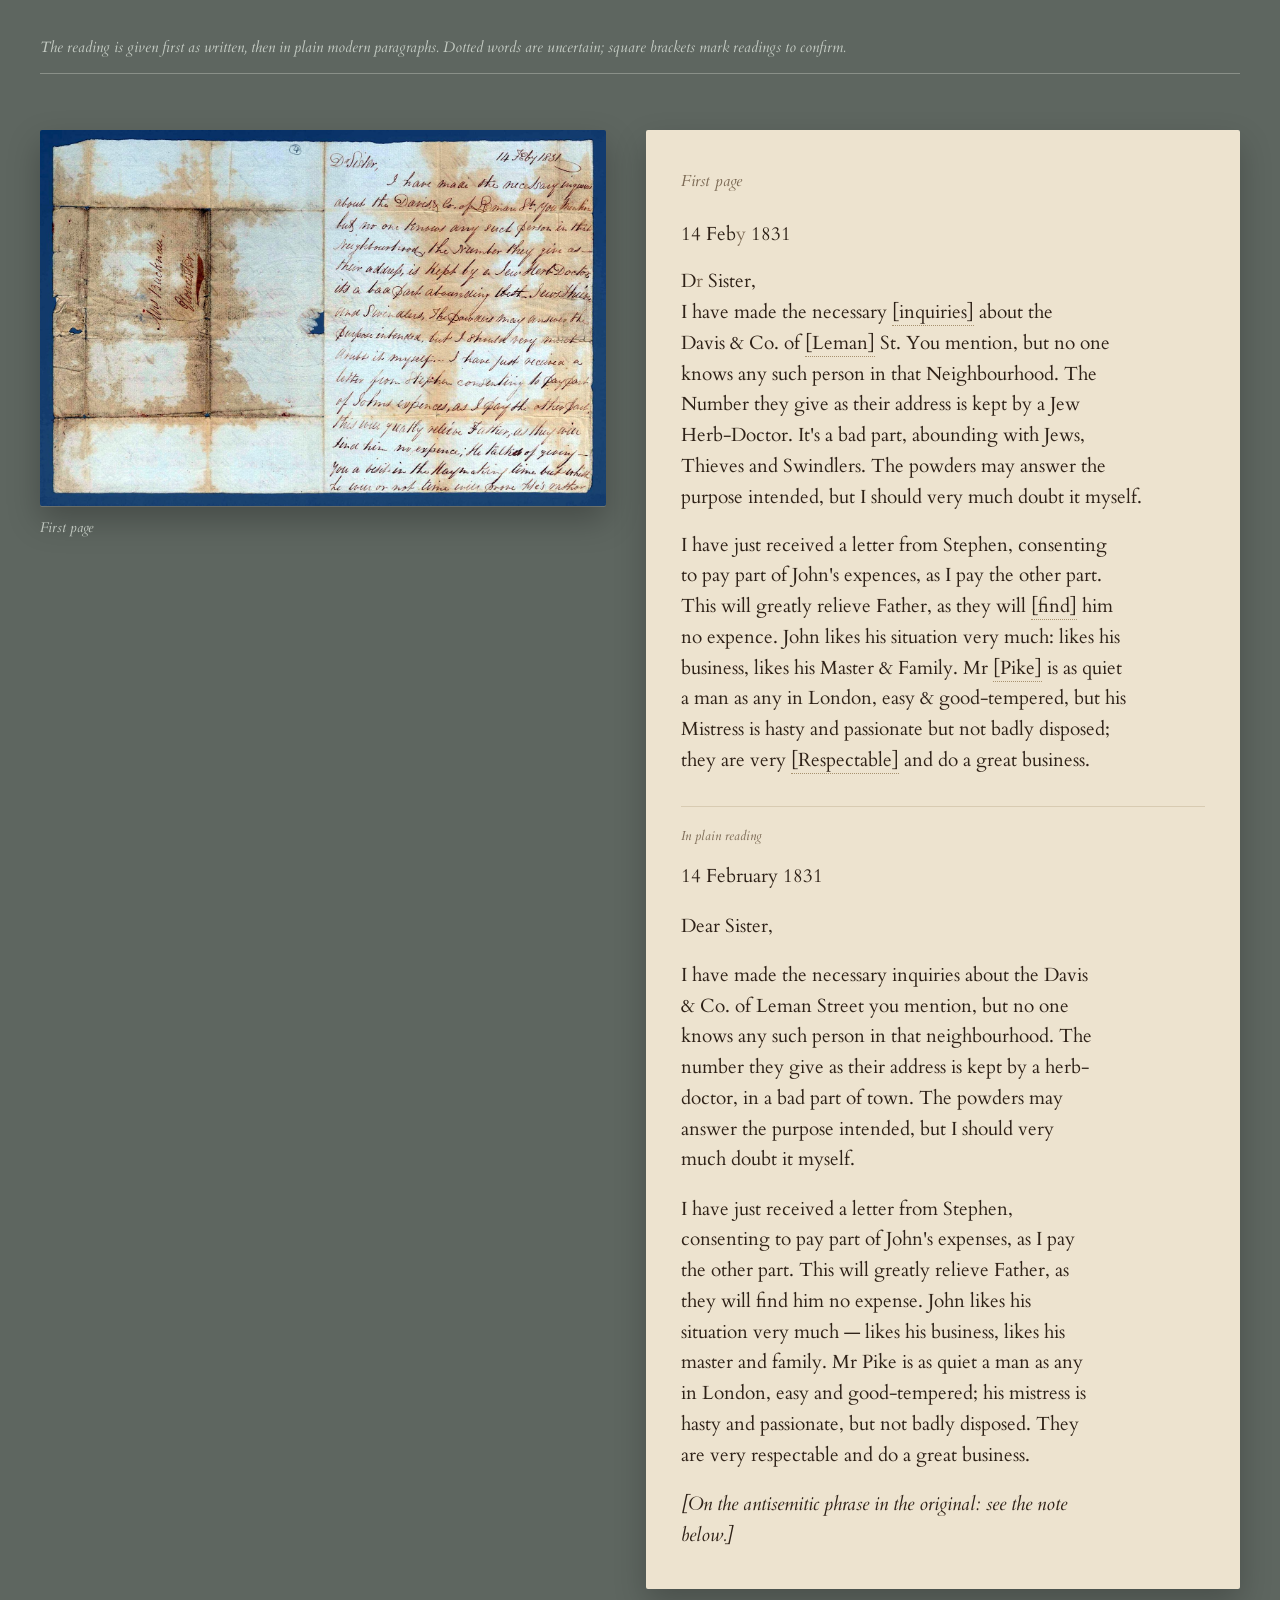
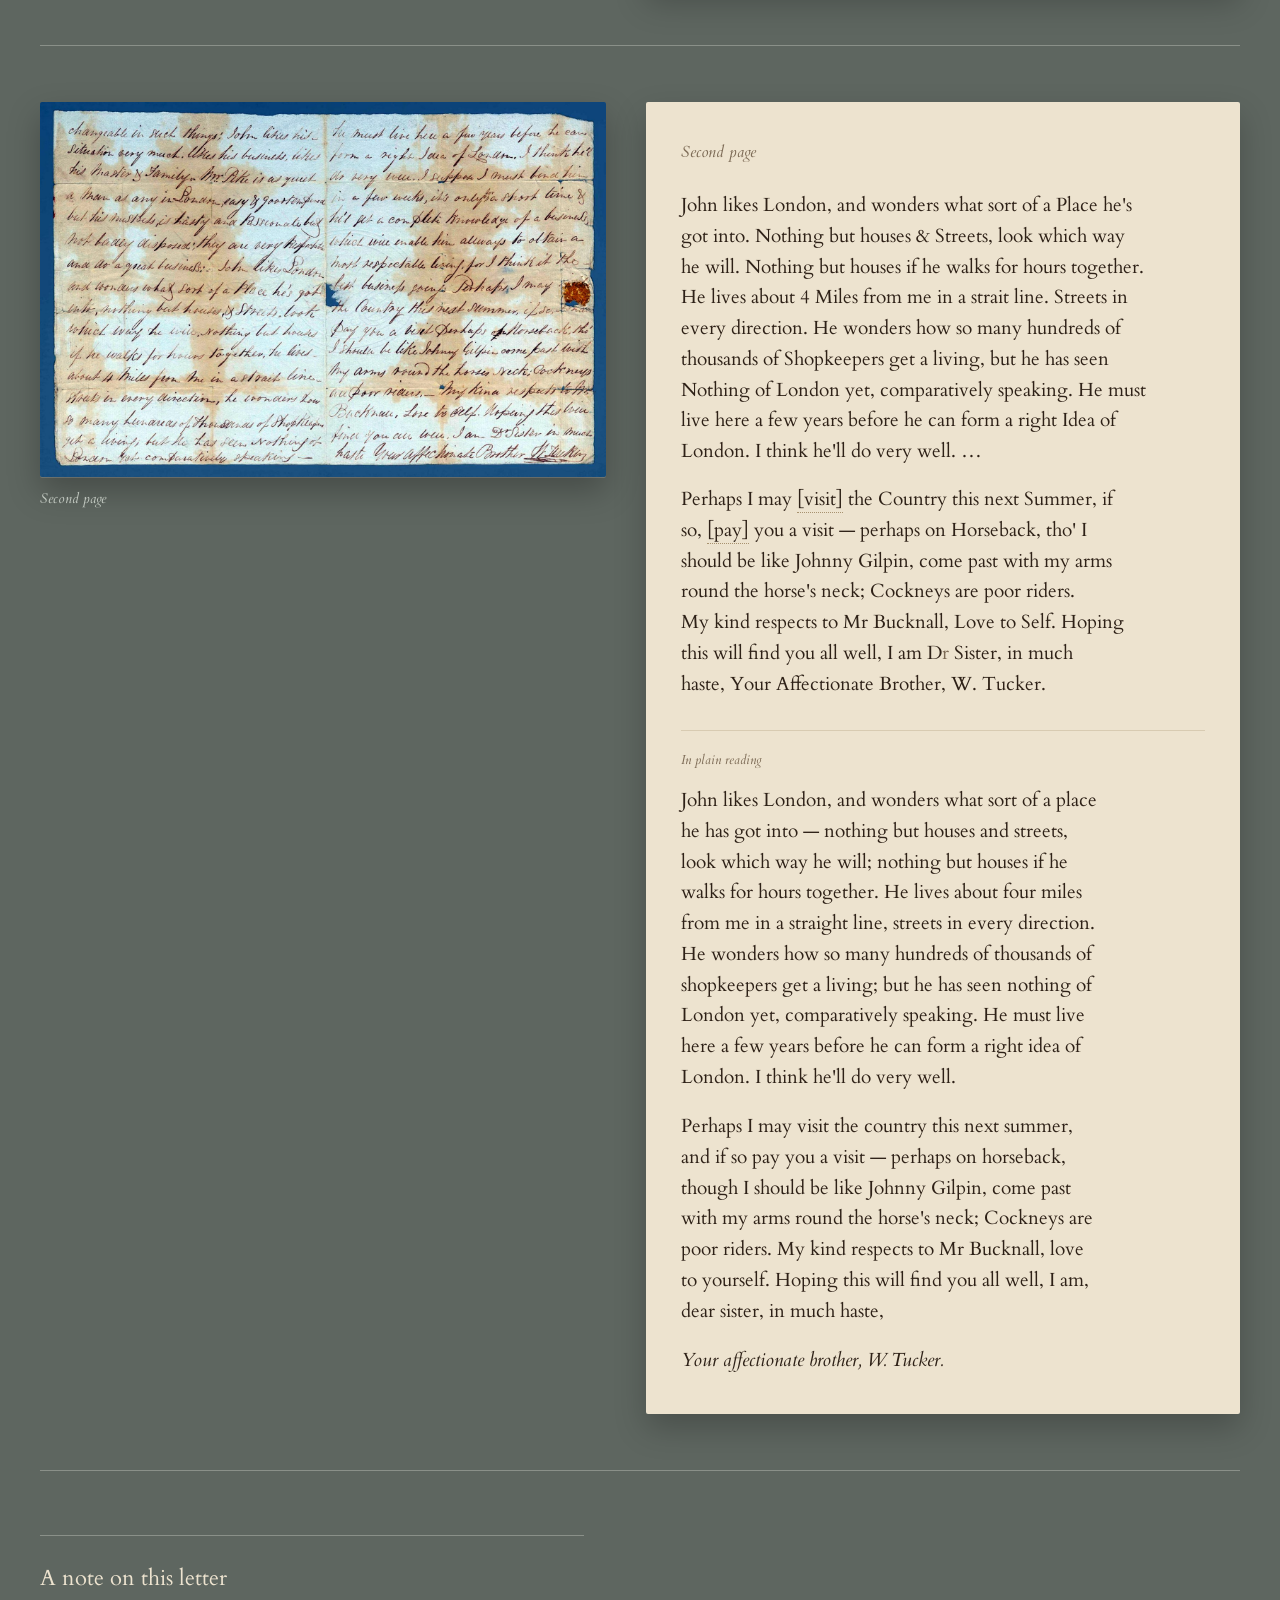
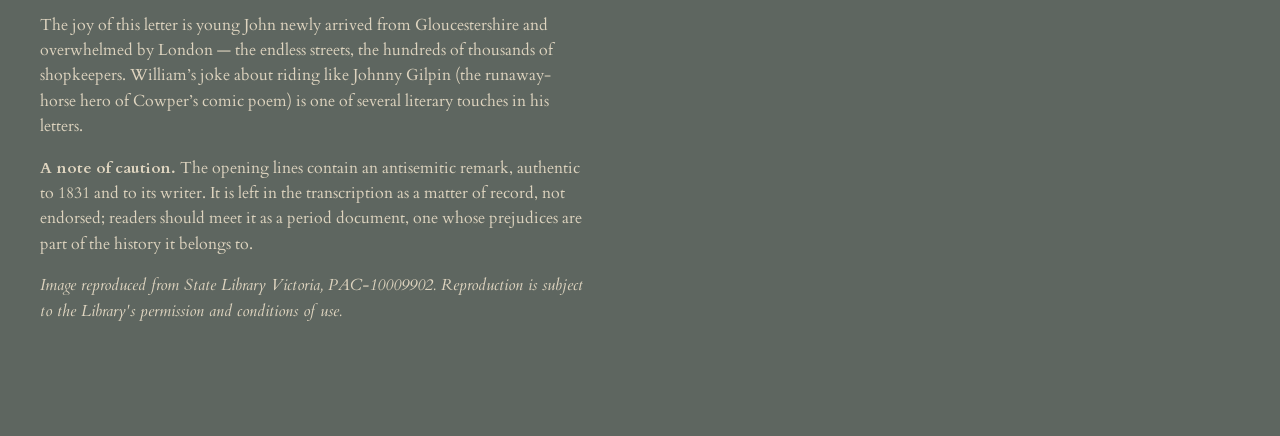
<file: letter-1831.html>
<!DOCTYPE html>
<html lang="en-AU">
<head>
<meta charset="utf-8">
<meta name="viewport" content="width=device-width, initial-scale=1">
<title>14 February 1831 — John lost in London</title>
<link rel="preconnect" href="https://fonts.googleapis.com">
<link rel="preconnect" href="https://fonts.gstatic.com" crossorigin>
<link href="https://fonts.googleapis.com/css2?family=Cardo:ital,wght@0,400;0,700;1,400&display=swap" rel="stylesheet">
<link rel="stylesheet" href="letters.css">
</head>
<body>
<div class="wrap">
  <nav class="home"><a href="recovered-letters.html">&larr; The recovered letters</a></nav>
  <header class="hero">
    <figure><img src="letter-1831-p1.jpg" alt="The 1831 letter from William Tucker."></figure>
    <h1>14 February 1831</h1>
    <p class="standfirst">Young John has come to London to be apprenticed, and cannot get over the size of the place &mdash; &ldquo;nothing but houses if he walks for hours together.&rdquo;</p>
    <p class="standfirst">William, paying part of the boy's keep, is fond and shrewd, and laughs at himself as a poor Cockney rider.</p>
    <div class="inbook">
      <p class="quote">He wonders how so many hundreds of thousands of Shopkeepers get a living, but he has seen Nothing of London yet.</p>
      <p>John had just arrived from Gloucestershire.</p>
    </div>
    <dl class="meta">
      <div><dt>Written by</dt><dd>William Tucker, in London</dd></div>
      <div><dt>Written to</dt><dd>Mrs Bucknall, Gloucester</dd></div>
      <div><dt>Date</dt><dd>14 February 1831</dd></div>
      <div><dt>Concerning</dt><dd>young John, newly apprenticed</dd></div>
      <div><dt>Reference</dt><dd>State Library Victoria, PAC-10009902</dd></div>
    </dl>
  </header>
  <div class="intro-note">
    <p>The reading is given first as written, then in plain modern paragraphs. Dotted words are uncertain; square brackets mark readings to confirm.</p>
  </div>
  <section class="leaf">
    <figure><img src="letter-1831-p1.jpg" alt="First page of the 1831 letter."><figcaption>First page</figcaption></figure>
    <div class="sheet"><h2>First page</h2>
      <div class="diplomatic">
        <span class="l">14 Feb<span class='sup'>y</span> 1831</span>
        <span class="l blank"></span>
        <span class="l">D<span class='sup'>r</span> Sister,</span>
        <span class="l">I have made the necessary <span class='unc' title='Reading: inquiries'>[inquiries]</span> about the</span>
        <span class="l">Davis &amp; Co. of <span class='unc' title='Reading: Leman'>[Leman]</span> St. You mention, but no one</span>
        <span class="l">knows any such person in that Neighbourhood. The</span>
        <span class="l">Number they give as their address is kept by a Jew</span>
        <span class="l">Herb-Doctor. It's a bad part, abounding with Jews,</span>
        <span class="l">Thieves and Swindlers. The powders may answer the</span>
        <span class="l">purpose intended, but I should very much doubt it myself.</span>
        <span class="l blank"></span>
        <span class="l">I have just received a letter from Stephen, consenting</span>
        <span class="l">to pay part of John's expences, as I pay the other part.</span>
        <span class="l">This will greatly relieve Father, as they will <span class='unc' title='Reading: find'>[find]</span> him</span>
        <span class="l">no expence. John likes his situation very much: likes his</span>
        <span class="l">business, likes his Master &amp; Family. Mr <span class='unc' title='Reading: Pike'>[Pike]</span> is as quiet</span>
        <span class="l">a man as any in London, easy &amp; good-tempered, but his</span>
        <span class="l">Mistress is hasty and passionate but not badly disposed;</span>
        <span class="l">they are very <span class='unc' title='Reading: Respectable'>[Respectable]</span> and do a great business.</span>
      </div>
      <div class="reading"><h3 class="rlabel">In plain reading</h3>
        <p>14 February 1831</p>
        <p>Dear Sister,</p>
        <p>I have made the necessary inquiries about the Davis &amp; Co. of Leman Street you mention, but no one knows any such person in that neighbourhood. The number they give as their address is kept by a herb-doctor, in a bad part of town. The powders may answer the purpose intended, but I should very much doubt it myself.</p>
        <p>I have just received a letter from Stephen, consenting to pay part of John's expenses, as I pay the other part. This will greatly relieve Father, as they will find him no expense. John likes his situation very much &mdash; likes his business, likes his master and family. Mr Pike is as quiet a man as any in London, easy and good-tempered; his mistress is hasty and passionate, but not badly disposed. They are very respectable and do a great business.</p>
        <p><span class="sign">[On the antisemitic phrase in the original: see the note below.]</span></p>
      </div>
    </div>
  </section>
  <section class="leaf">
    <figure><img src="letter-1831-p2.jpg" alt="The continuation, on London."><figcaption>Second page</figcaption></figure>
    <div class="sheet"><h2>Second page</h2>
      <div class="diplomatic">
        <span class="l">John likes London, and wonders what sort of a Place he's</span>
        <span class="l">got into. Nothing but houses &amp; Streets, look which way</span>
        <span class="l">he will. Nothing but houses if he walks for hours together.</span>
        <span class="l">He lives about 4 Miles from me in a strait line. Streets in</span>
        <span class="l">every direction. He wonders how so many hundreds of</span>
        <span class="l">thousands of Shopkeepers get a living, but he has seen</span>
        <span class="l">Nothing of London yet, comparatively speaking. He must</span>
        <span class="l">live here a few years before he can form a right Idea of</span>
        <span class="l">London. I think he'll do very well. &hellip;</span>
        <span class="l blank"></span>
        <span class="l">Perhaps I may <span class='unc' title='Reading: visit'>[visit]</span> the Country this next Summer, if</span>
        <span class="l">so, <span class='unc' title='Reading: pay'>[pay]</span> you a visit &mdash; perhaps on Horseback, tho' I</span>
        <span class="l">should be like Johnny Gilpin, come past with my arms</span>
        <span class="l">round the horse's neck; Cockneys are poor riders.</span>
        <span class="l">My kind respects to Mr Bucknall, Love to Self. Hoping</span>
        <span class="l">this will find you all well, I am D<span class='sup'>r</span> Sister, in much</span>
        <span class="l">haste, Your Affectionate Brother, W. Tucker.</span>
      </div>
      <div class="reading"><h3 class="rlabel">In plain reading</h3>
        <p>John likes London, and wonders what sort of a place he has got into &mdash; nothing but houses and streets, look which way he will; nothing but houses if he walks for hours together. He lives about four miles from me in a straight line, streets in every direction. He wonders how so many hundreds of thousands of shopkeepers get a living; but he has seen nothing of London yet, comparatively speaking. He must live here a few years before he can form a right idea of London. I think he'll do very well.</p>
        <p>Perhaps I may visit the country this next summer, and if so pay you a visit &mdash; perhaps on horseback, though I should be like Johnny Gilpin, come past with my arms round the horse's neck; Cockneys are poor riders. My kind respects to Mr Bucknall, love to yourself. Hoping this will find you all well, I am, dear sister, in much haste,</p>
        <p><span class="sign">Your affectionate brother, W. Tucker.</span></p>
      </div>
    </div>
  </section>
  <section class="notes">
    <h2>A note on this letter</h2>
    <p>The joy of this letter is young John newly arrived from Gloucestershire and overwhelmed by London &mdash; the endless streets, the hundreds of thousands of shopkeepers. William&rsquo;s joke about riding like Johnny Gilpin (the runaway-horse hero of Cowper&rsquo;s comic poem) is one of several literary touches in his letters.</p>
    <p><b>A note of caution.</b> The opening lines contain an antisemitic remark, authentic to 1831 and to its writer. It is left in the transcription as a matter of record, not endorsed; readers should meet it as a period document, one whose prejudices are part of the history it belongs to.</p>
    <p class="credit">Image reproduced from State Library Victoria, PAC-10009902. Reproduction is subject to the Library's permission and conditions of use.</p>
  </section>
</div>
</body>
</html>
</file>
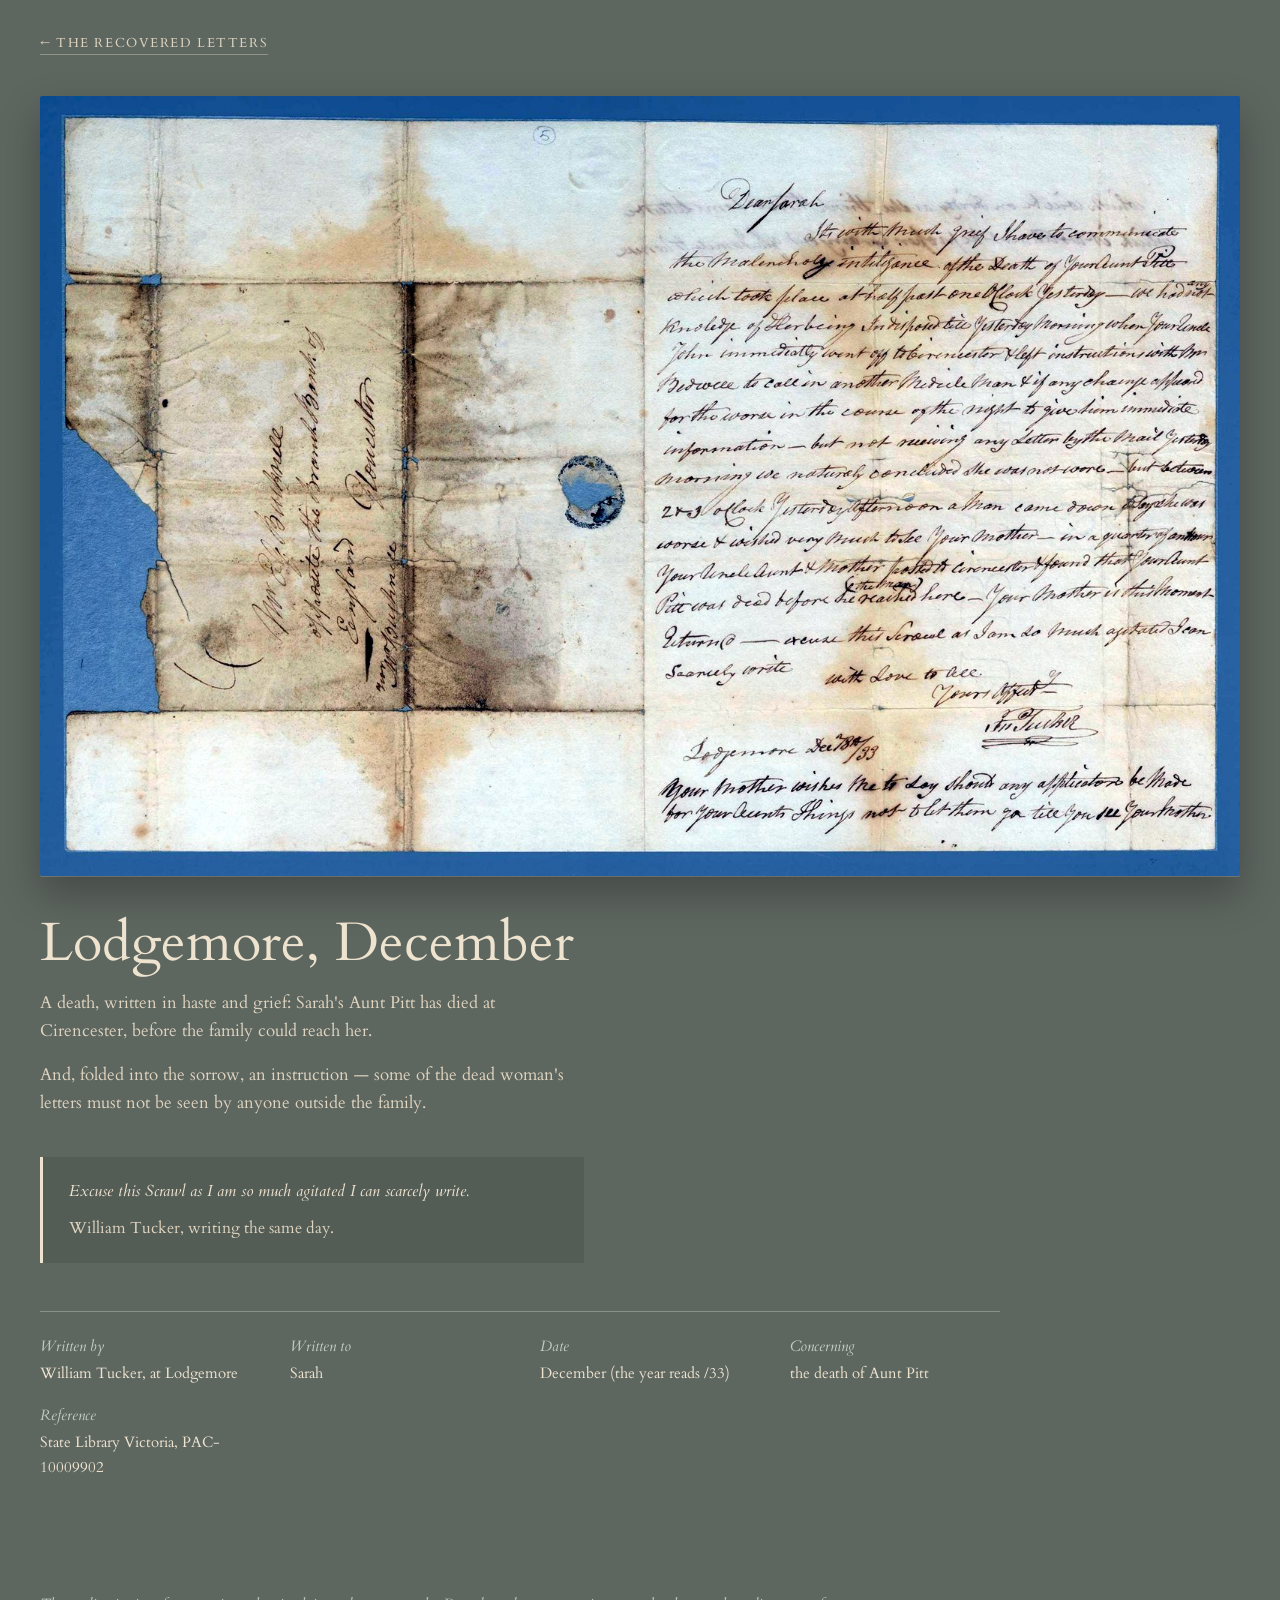
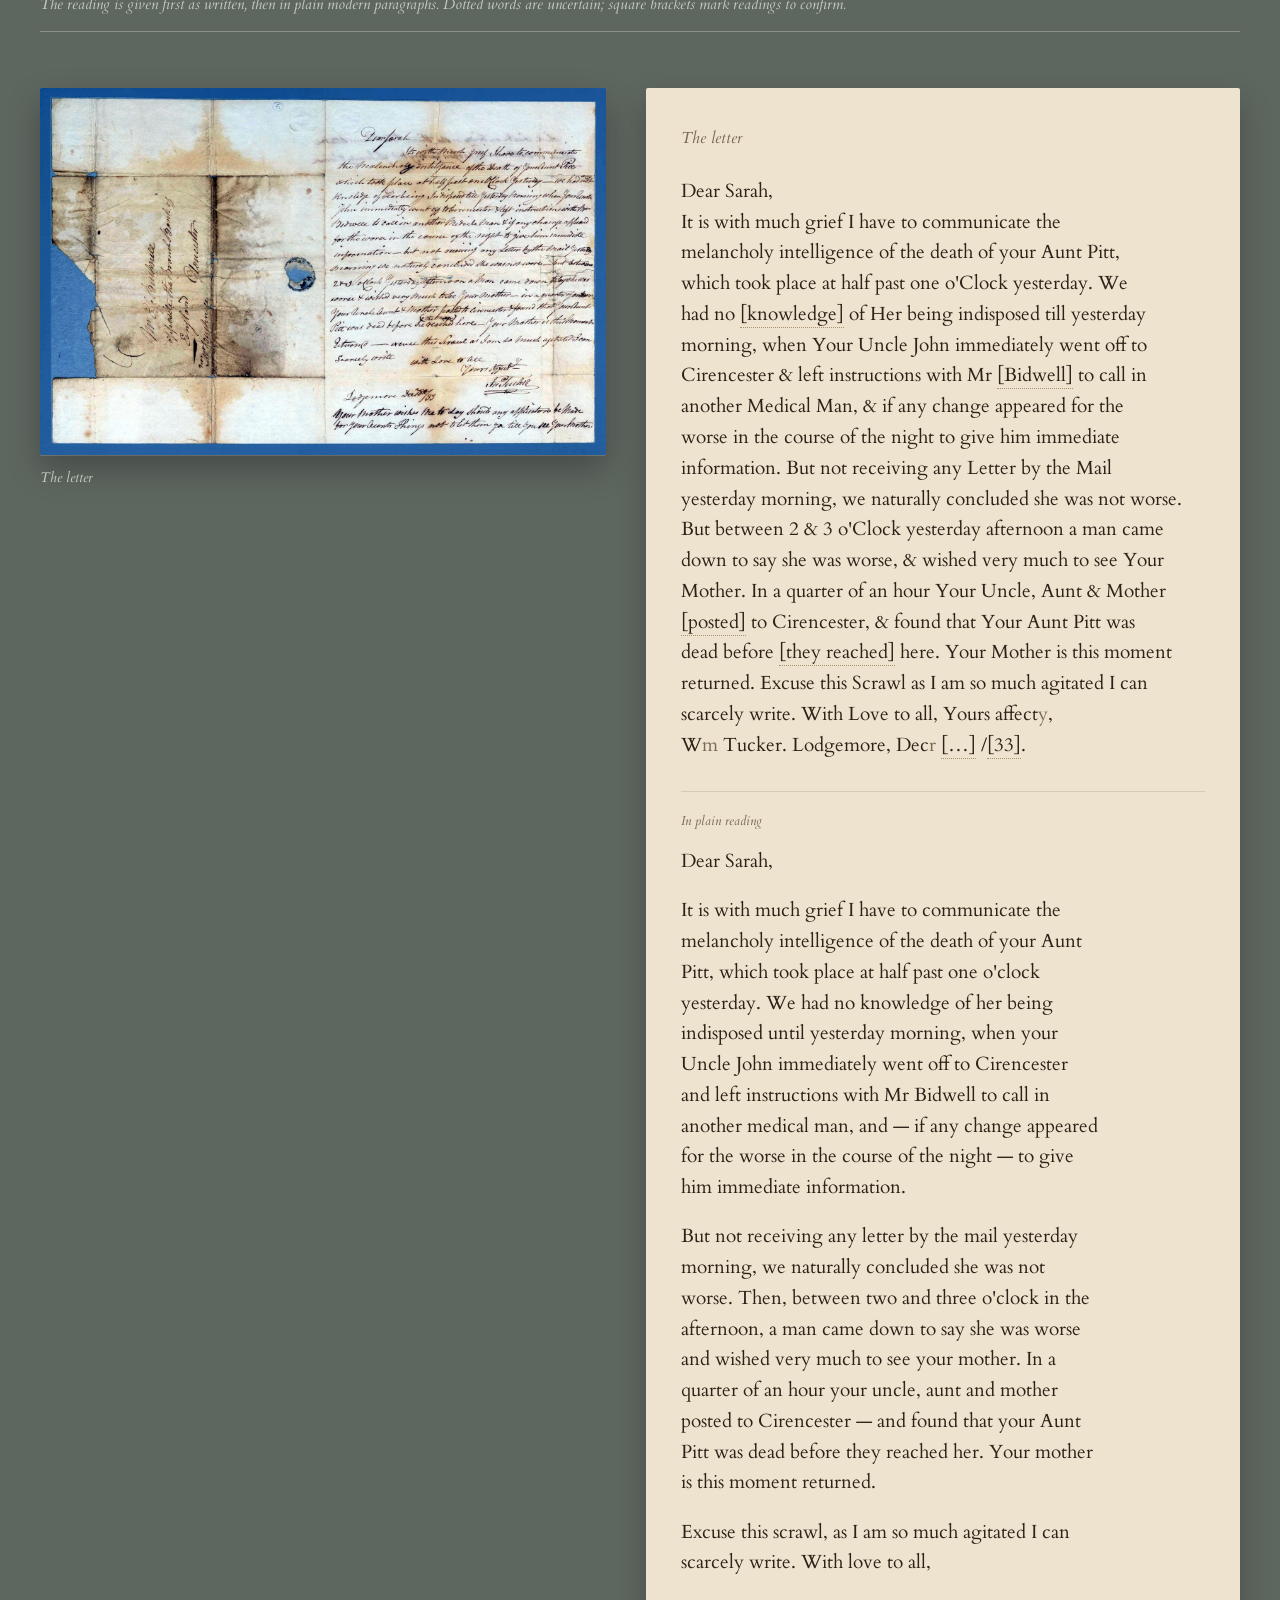
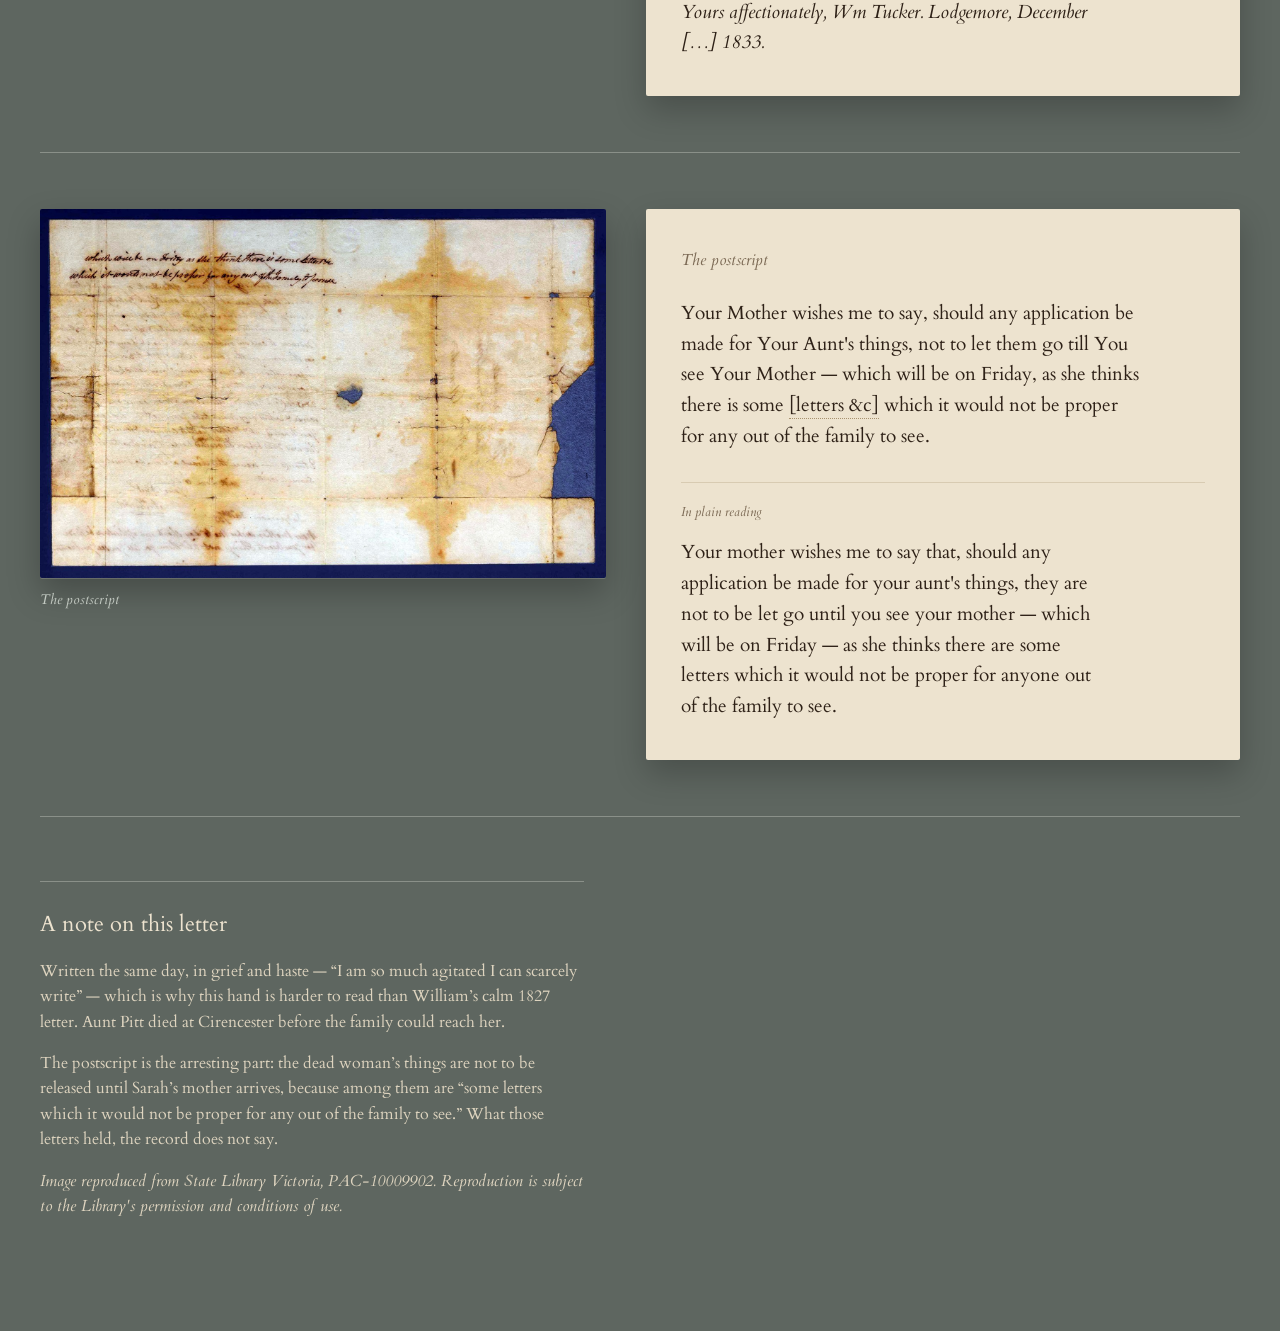
<file: letter-1833.html>
<!DOCTYPE html>
<html lang="en-AU">
<head>
<meta charset="utf-8">
<meta name="viewport" content="width=device-width, initial-scale=1">
<title>Lodgemore, December — the death of Aunt Pitt</title>
<link rel="preconnect" href="https://fonts.googleapis.com">
<link rel="preconnect" href="https://fonts.gstatic.com" crossorigin>
<link href="https://fonts.googleapis.com/css2?family=Cardo:ital,wght@0,400;0,700;1,400&display=swap" rel="stylesheet">
<link rel="stylesheet" href="letters.css">
</head>
<body>
<div class="wrap">
  <nav class="home"><a href="recovered-letters.html">&larr; The recovered letters</a></nav>
  <header class="hero">
    <figure><img src="letter-1833-p1.jpg" alt="The Aunt Pitt death notice, written from Lodgemore."></figure>
    <h1>Lodgemore, December</h1>
    <p class="standfirst">A death, written in haste and grief: Sarah's Aunt Pitt has died at Cirencester, before the family could reach her.</p>
    <p class="standfirst">And, folded into the sorrow, an instruction &mdash; some of the dead woman's letters must not be seen by anyone outside the family.</p>
    <div class="inbook">
      <p class="quote">Excuse this Scrawl as I am so much agitated I can scarcely write.</p>
      <p>William Tucker, writing the same day.</p>
    </div>
    <dl class="meta">
      <div><dt>Written by</dt><dd>William Tucker, at Lodgemore</dd></div>
      <div><dt>Written to</dt><dd>Sarah</dd></div>
      <div><dt>Date</dt><dd>December (the year reads /33)</dd></div>
      <div><dt>Concerning</dt><dd>the death of Aunt Pitt</dd></div>
      <div><dt>Reference</dt><dd>State Library Victoria, PAC-10009902</dd></div>
    </dl>
  </header>
  <div class="intro-note">
    <p>The reading is given first as written, then in plain modern paragraphs. Dotted words are uncertain; square brackets mark readings to confirm.</p>
  </div>
  <section class="leaf">
    <figure><img src="letter-1833-p1.jpg" alt="The death notice, written in haste."><figcaption>The letter</figcaption></figure>
    <div class="sheet"><h2>The letter</h2>
      <div class="diplomatic">
        <span class="l">Dear Sarah,</span>
        <span class="l">It is with much grief I have to communicate the</span>
        <span class="l">melancholy intelligence of the death of your Aunt Pitt,</span>
        <span class="l">which took place at half past one o'Clock yesterday. We</span>
        <span class="l">had no <span class='unc' title='Reading: knowledge'>[knowledge]</span> of Her being indisposed till yesterday</span>
        <span class="l">morning, when Your Uncle John immediately went off to</span>
        <span class="l">Cirencester &amp; left instructions with Mr <span class='unc' title='Reading: Bidwell'>[Bidwell]</span> to call in</span>
        <span class="l">another Medical Man, &amp; if any change appeared for the</span>
        <span class="l">worse in the course of the night to give him immediate</span>
        <span class="l">information. But not receiving any Letter by the Mail</span>
        <span class="l">yesterday morning, we naturally concluded she was not worse.</span>
        <span class="l">But between 2 &amp; 3 o'Clock yesterday afternoon a man came</span>
        <span class="l">down to say she was worse, &amp; wished very much to see Your</span>
        <span class="l">Mother. In a quarter of an hour Your Uncle, Aunt &amp; Mother</span>
        <span class="l"><span class='unc' title='Reading: posted'>[posted]</span> to Cirencester, &amp; found that Your Aunt Pitt was</span>
        <span class="l">dead before <span class='unc' title='Reading: they reached'>[they reached]</span> here. Your Mother is this moment</span>
        <span class="l">returned. Excuse this Scrawl as I am so much agitated I can</span>
        <span class="l">scarcely write. With Love to all, Yours affect<span class='sup'>y</span>,</span>
        <span class="l">W<span class='sup'>m</span> Tucker. Lodgemore, Dec<span class='sup'>r</span> <span class='unc' title='day lost in a fold'>[&hellip;]</span> /<span class='unc' title='Reads like 33'>[33]</span>.</span>
      </div>
      <div class="reading"><h3 class="rlabel">In plain reading</h3>
        <p>Dear Sarah,</p>
        <p>It is with much grief I have to communicate the melancholy intelligence of the death of your Aunt Pitt, which took place at half past one o'clock yesterday. We had no knowledge of her being indisposed until yesterday morning, when your Uncle John immediately went off to Cirencester and left instructions with Mr Bidwell to call in another medical man, and &mdash; if any change appeared for the worse in the course of the night &mdash; to give him immediate information.</p>
        <p>But not receiving any letter by the mail yesterday morning, we naturally concluded she was not worse. Then, between two and three o'clock in the afternoon, a man came down to say she was worse and wished very much to see your mother. In a quarter of an hour your uncle, aunt and mother posted to Cirencester &mdash; and found that your Aunt Pitt was dead before they reached her. Your mother is this moment returned.</p>
        <p>Excuse this scrawl, as I am so much agitated I can scarcely write. With love to all,</p>
        <p><span class="sign">Yours affectionately, Wm Tucker. Lodgemore, December [&hellip;] 1833.</span></p>
      </div>
    </div>
  </section>
  <section class="leaf">
    <figure><img src="letter-1833-p2.jpg" alt="The postscript about the withheld letters."><figcaption>The postscript</figcaption></figure>
    <div class="sheet"><h2>The postscript</h2>
      <div class="diplomatic">
        <span class="l">Your Mother wishes me to say, should any application be</span>
        <span class="l">made for Your Aunt's things, not to let them go till You</span>
        <span class="l">see Your Mother &mdash; which will be on Friday, as she thinks</span>
        <span class="l">there is some <span class='unc' title='Reading: letters &amp;c'>[letters &amp;c]</span> which it would not be proper</span>
        <span class="l">for any out of the family to see.</span>
      </div>
      <div class="reading"><h3 class="rlabel">In plain reading</h3>
        <p>Your mother wishes me to say that, should any application be made for your aunt's things, they are not to be let go until you see your mother &mdash; which will be on Friday &mdash; as she thinks there are some letters which it would not be proper for anyone out of the family to see.</p>
      </div>
    </div>
  </section>
  <section class="notes">
    <h2>A note on this letter</h2>
    <p>Written the same day, in grief and haste &mdash; &ldquo;I am so much agitated I can scarcely write&rdquo; &mdash; which is why this hand is harder to read than William&rsquo;s calm 1827 letter. Aunt Pitt died at Cirencester before the family could reach her.</p>
    <p>The postscript is the arresting part: the dead woman&rsquo;s things are not to be released until Sarah&rsquo;s mother arrives, because among them are &ldquo;some letters which it would not be proper for any out of the family to see.&rdquo; What those letters held, the record does not say.</p>
    <p class="credit">Image reproduced from State Library Victoria, PAC-10009902. Reproduction is subject to the Library's permission and conditions of use.</p>
  </section>
</div>
</body>
</html>
</file>
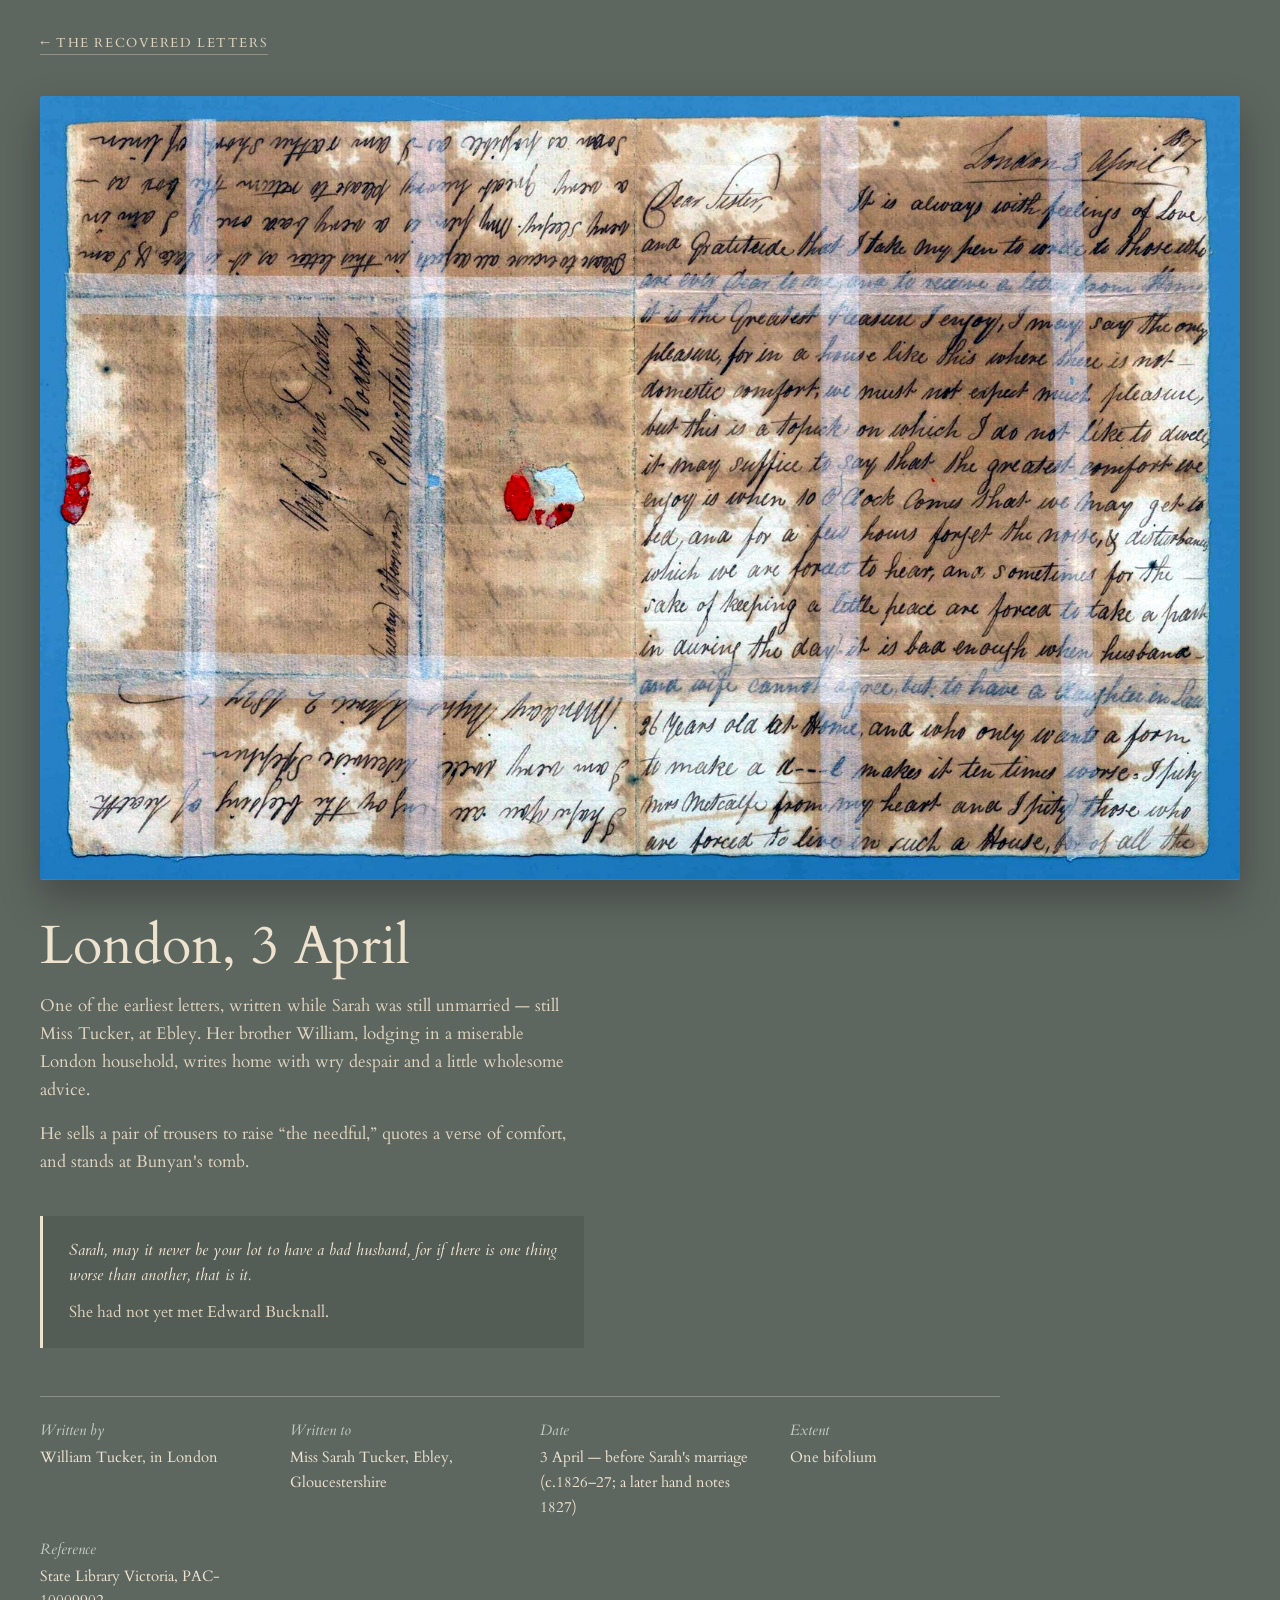
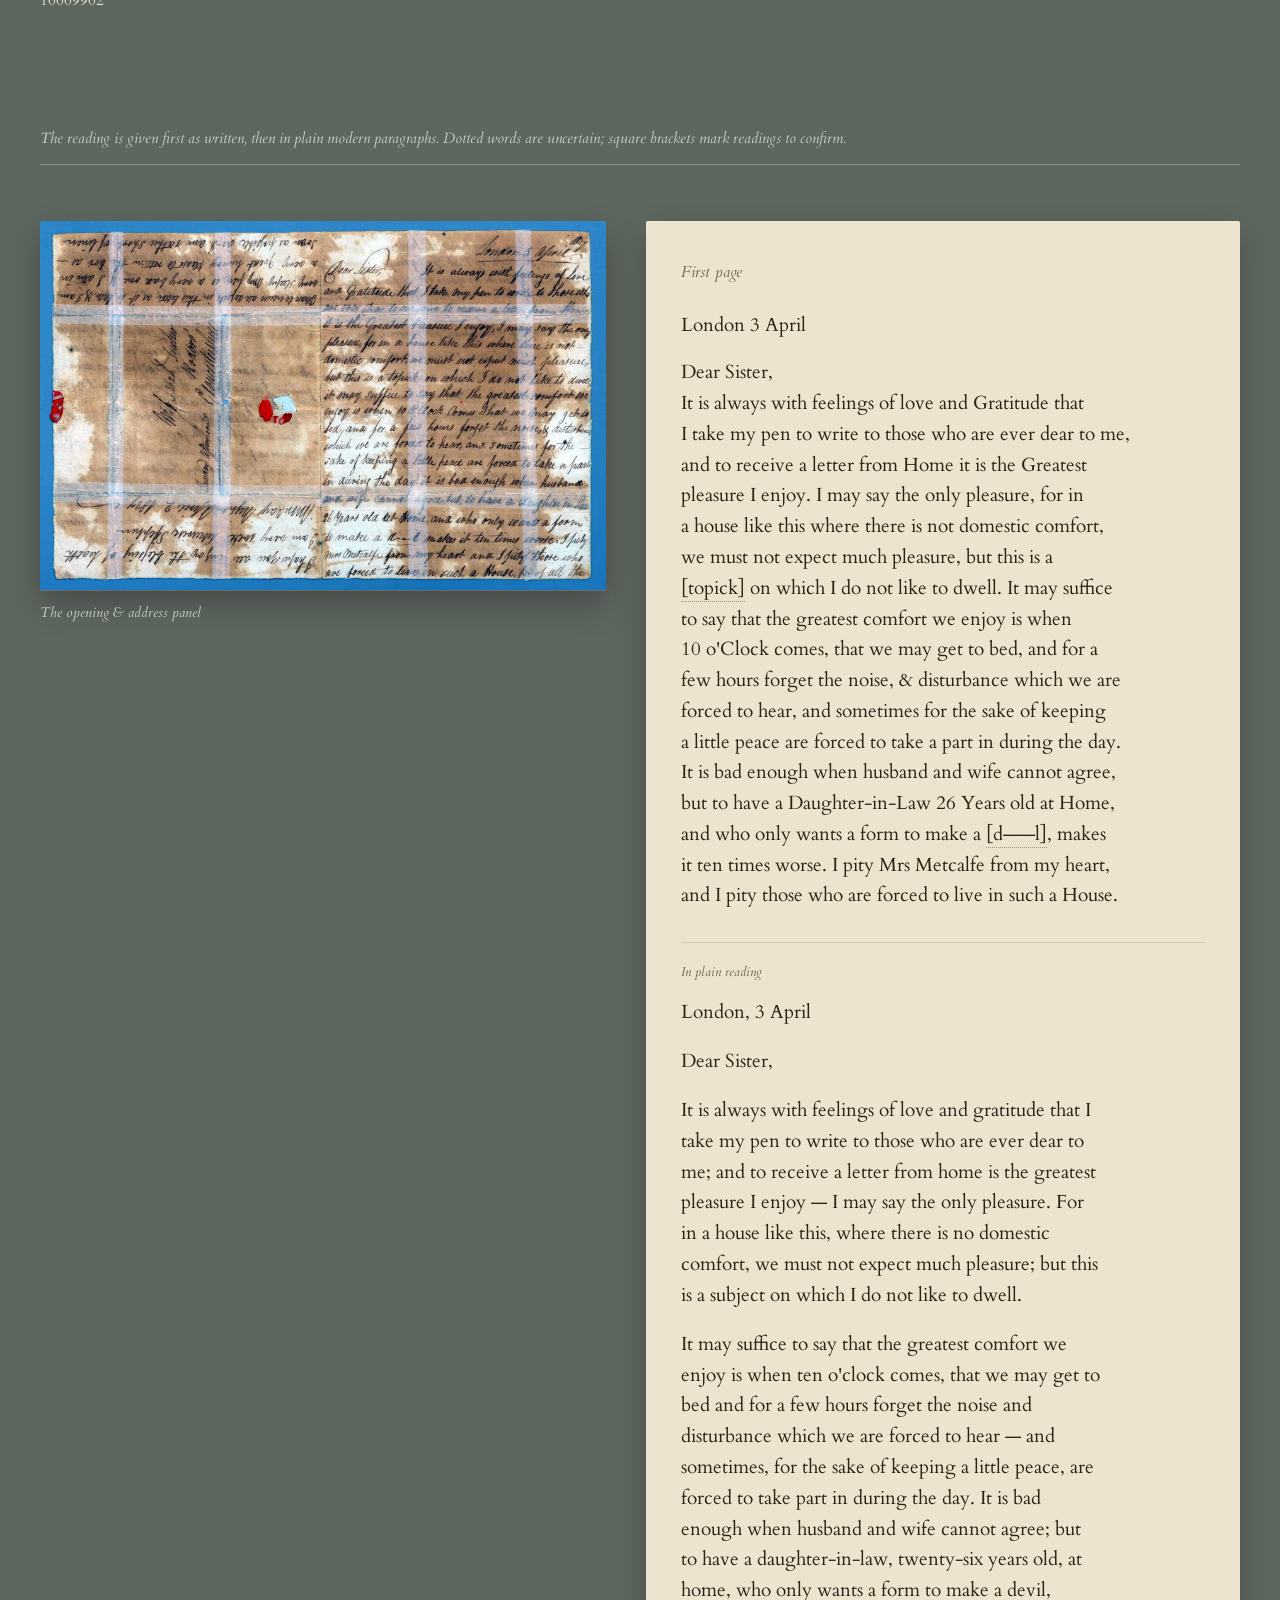
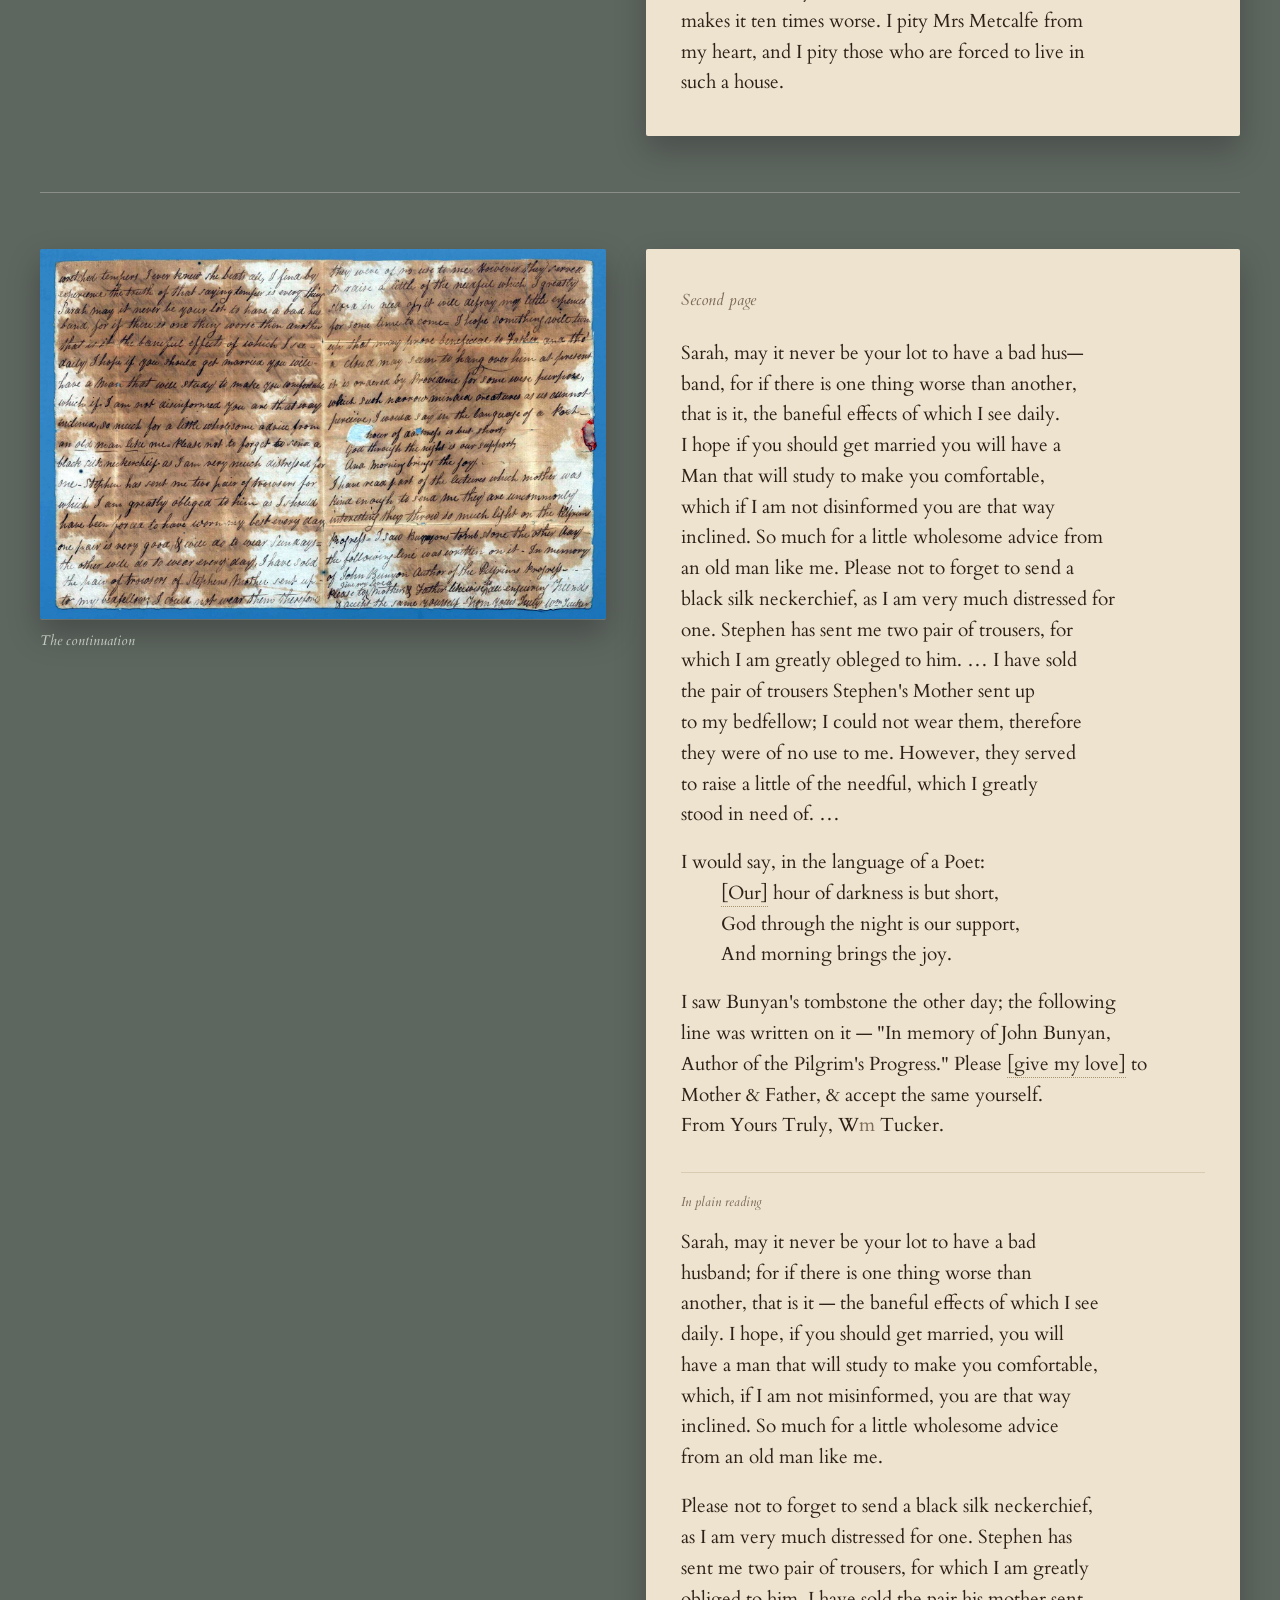
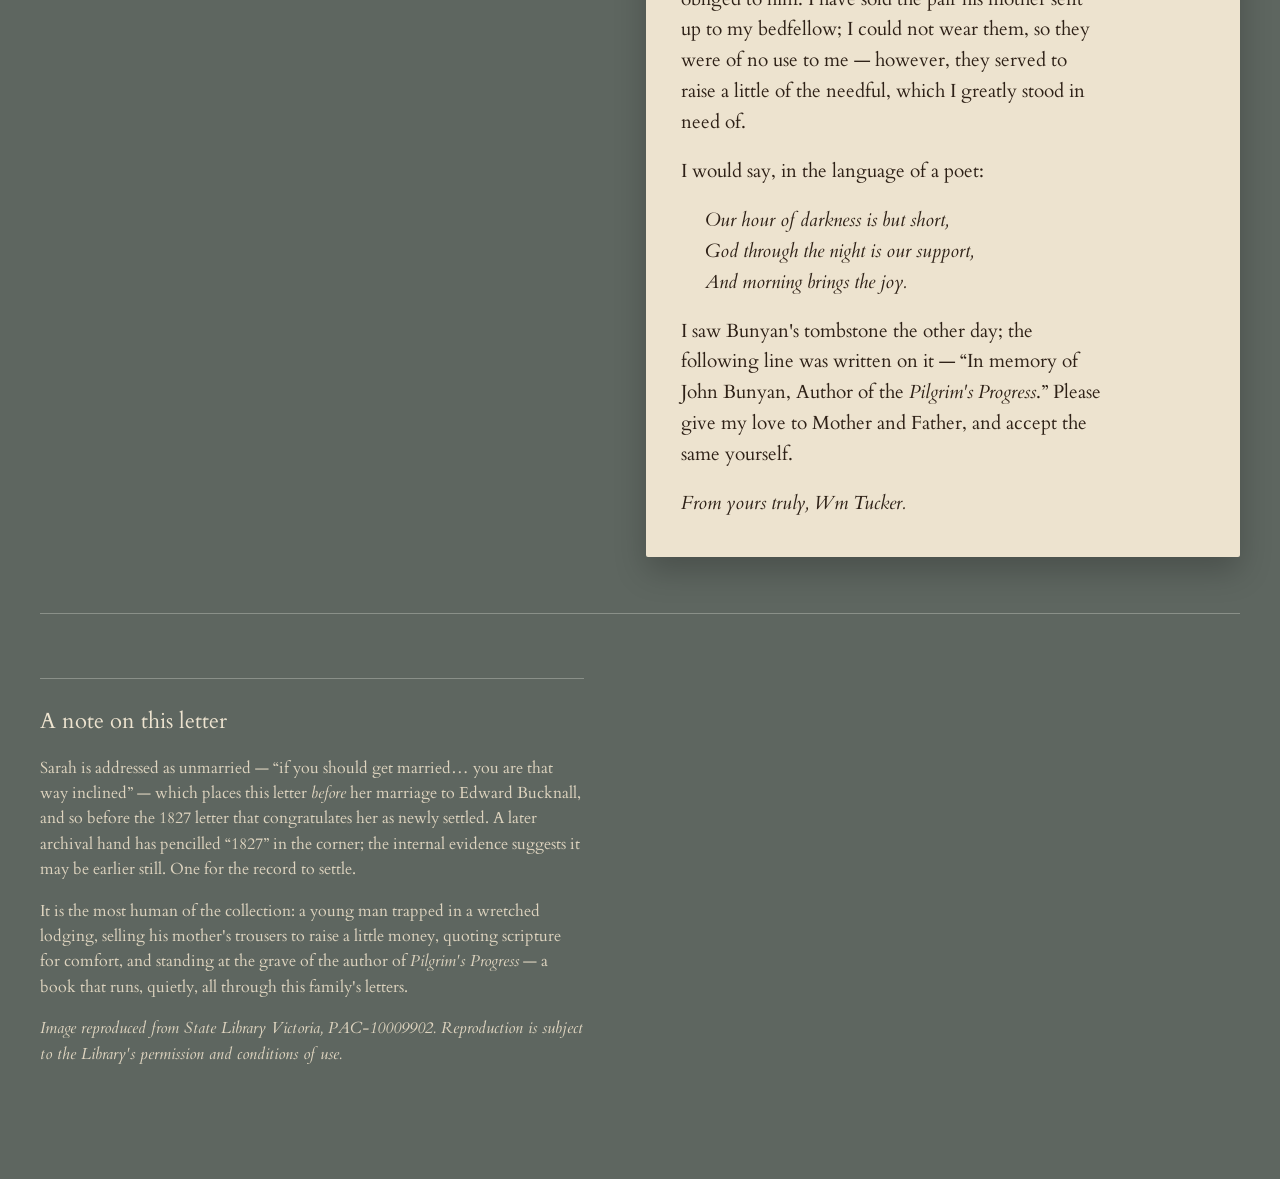
<file: letter-april.html>
<!DOCTYPE html>
<html lang="en-AU">
<head>
<meta charset="utf-8">
<meta name="viewport" content="width=device-width, initial-scale=1">
<title>London, 3 April — William Tucker on an unhappy house</title>
<link rel="preconnect" href="https://fonts.googleapis.com">
<link rel="preconnect" href="https://fonts.gstatic.com" crossorigin>
<link href="https://fonts.googleapis.com/css2?family=Cardo:ital,wght@0,400;0,700;1,400&display=swap" rel="stylesheet">
<link rel="stylesheet" href="letters.css">
</head>
<body>
<div class="wrap">

  <nav class="home"><a href="recovered-letters.html">&larr; The recovered letters</a></nav>

  <header class="hero">
    <figure><img src="letter-apr-p1.jpg" alt="The '3 April' letter from William Tucker, folded, with the address panel to Miss Sarah Tucker."></figure>
    <h1>London, 3 April</h1>
    <p class="standfirst">One of the earliest letters, written while Sarah was still unmarried — still Miss Tucker, at Ebley. Her brother William, lodging in a miserable London household, writes home with wry despair and a little wholesome advice.</p>
    <p class="standfirst">He sells a pair of trousers to raise “the needful,” quotes a verse of comfort, and stands at Bunyan's tomb.</p>

    <div class="inbook">
      <p class="quote">Sarah, may it never be your lot to have a bad husband, for if there is one thing worse than another, that is it.</p>
      <p>She had not yet met Edward Bucknall.</p>
    </div>

    <dl class="meta">
      <div><dt>Written by</dt><dd>William Tucker, in London</dd></div>
      <div><dt>Written to</dt><dd>Miss Sarah Tucker, Ebley, Gloucestershire</dd></div>
      <div><dt>Date</dt><dd>3 April — before Sarah's marriage (c.1826–27; a later hand notes 1827)</dd></div>
      <div><dt>Extent</dt><dd>One bifolium</dd></div>
      <div><dt>Reference</dt><dd>State Library Victoria, PAC-10009902</dd></div>
    </dl>
  </header>

  <div class="intro-note">
    <p>The reading is given first as written, then in plain modern paragraphs. Dotted words are uncertain; square brackets mark readings to confirm.</p>
  </div>

  <section class="leaf">
    <figure><img src="letter-apr-p1.jpg" alt="First side of the letter, with the address panel and the opening."><figcaption>The opening &amp; address panel</figcaption></figure>
    <div class="sheet"><h2>First page</h2>
      <div class="diplomatic">
        <span class="l">London 3 April</span>
        <span class="l blank"></span>
        <span class="l">Dear Sister,</span>
        <span class="l">It is always with feelings of love and Gratitude that</span>
        <span class="l">I take my pen to write to those who are ever dear to me,</span>
        <span class="l">and to receive a letter from Home it is the Greatest</span>
        <span class="l">pleasure I enjoy. I may say the only pleasure, for in</span>
        <span class="l">a house like this where there is not domestic comfort,</span>
        <span class="l">we must not expect much pleasure, but this is a</span>
        <span class="l"><span class="unc" title="Reading: topick">[topick]</span> on which I do not like to dwell. It may suffice</span>
        <span class="l">to say that the greatest comfort we enjoy is when</span>
        <span class="l">10 o'Clock comes, that we may get to bed, and for a</span>
        <span class="l">few hours forget the noise, &amp; disturbance which we are</span>
        <span class="l">forced to hear, and sometimes for the sake of keeping</span>
        <span class="l">a little peace are forced to take a part in during the day.</span>
        <span class="l">It is bad enough when husband and wife cannot agree,</span>
        <span class="l">but to have a Daughter-in-Law 26 Years old at Home,</span>
        <span class="l">and who only wants a form to make a <span class="unc" title="d——l : devil">[d&mdash;&mdash;l]</span>, makes</span>
        <span class="l">it ten times worse. I pity Mrs Metcalfe from my heart,</span>
        <span class="l">and I pity those who are forced to live in such a House.</span>
      </div>
      <div class="reading"><h3 class="rlabel">In plain reading</h3>
        <p>London, 3 April</p>
        <p>Dear Sister,</p>
        <p>It is always with feelings of love and gratitude that I take my pen to write to those who are ever dear to me; and to receive a letter from home is the greatest pleasure I enjoy — I may say the only pleasure. For in a house like this, where there is no domestic comfort, we must not expect much pleasure; but this is a subject on which I do not like to dwell.</p>
        <p>It may suffice to say that the greatest comfort we enjoy is when ten o'clock comes, that we may get to bed and for a few hours forget the noise and disturbance which we are forced to hear — and sometimes, for the sake of keeping a little peace, are forced to take part in during the day. It is bad enough when husband and wife cannot agree; but to have a daughter-in-law, twenty-six years old, at home, who only wants a form to make a devil, makes it ten times worse. I pity Mrs Metcalfe from my heart, and I pity those who are forced to live in such a house.</p>
      </div>
    </div>
  </section>

  <section class="leaf">
    <figure><img src="letter-apr-p2.jpg" alt="The continuation, with advice to Sarah, the trousers, and Bunyan's tomb."><figcaption>The continuation</figcaption></figure>
    <div class="sheet"><h2>Second page</h2>
      <div class="diplomatic">
        <span class="l">Sarah, may it never be your lot to have a bad hus&mdash;</span>
        <span class="l">band, for if there is one thing worse than another,</span>
        <span class="l">that is it, the baneful effects of which I see daily.</span>
        <span class="l">I hope if you should get married you will have a</span>
        <span class="l">Man that will study to make you comfortable,</span>
        <span class="l">which if I am not disinformed you are that way</span>
        <span class="l">inclined. So much for a little wholesome advice from</span>
        <span class="l">an old man like me. Please not to forget to send a</span>
        <span class="l">black silk neckerchief, as I am very much distressed for</span>
        <span class="l">one. Stephen has sent me two pair of trousers, for</span>
        <span class="l">which I am greatly obleged to him. &hellip; I have sold</span>
        <span class="l">the pair of trousers Stephen's Mother sent up</span>
        <span class="l">to my bedfellow; I could not wear them, therefore</span>
        <span class="l">they were of no use to me. However, they served</span>
        <span class="l">to raise a little of the needful, which I greatly</span>
        <span class="l">stood in need of. &hellip;</span>
        <span class="l blank"></span>
        <span class="l">I would say, in the language of a Poet:</span>
        <span class="l ind"><span class="unc" title="Reading: Our">[Our]</span> hour of darkness is but short,</span>
        <span class="l ind">God through the night is our support,</span>
        <span class="l ind">And morning brings the joy.</span>
        <span class="l blank"></span>
        <span class="l">I saw Bunyan's tombstone the other day; the following</span>
        <span class="l">line was written on it &mdash; "In memory of John Bunyan,</span>
        <span class="l">Author of the Pilgrim's Progress." Please <span class="unc" title="Reading: give my love">[give my love]</span> to</span>
        <span class="l">Mother &amp; Father, &amp; accept the same yourself.</span>
        <span class="l">From Yours Truly, W<span class="sup">m</span> Tucker.</span>
      </div>
      <div class="reading"><h3 class="rlabel">In plain reading</h3>
        <p>Sarah, may it never be your lot to have a bad husband; for if there is one thing worse than another, that is it — the baneful effects of which I see daily. I hope, if you should get married, you will have a man that will study to make you comfortable, which, if I am not misinformed, you are that way inclined. So much for a little wholesome advice from an old man like me.</p>
        <p>Please not to forget to send a black silk neckerchief, as I am very much distressed for one. Stephen has sent me two pair of trousers, for which I am greatly obliged to him. I have sold the pair his mother sent up to my bedfellow; I could not wear them, so they were of no use to me — however, they served to raise a little of the needful, which I greatly stood in need of.</p>
        <p>I would say, in the language of a poet:</p>
        <p class="close"><i>Our hour of darkness is but short,<br>God through the night is our support,<br>And morning brings the joy.</i></p>
        <p>I saw Bunyan's tombstone the other day; the following line was written on it — “In memory of John Bunyan, Author of the <i>Pilgrim's Progress</i>.” Please give my love to Mother and Father, and accept the same yourself.</p>
        <p class="sign">From yours truly, Wm Tucker.</p>
      </div>
    </div>
  </section>

  <section class="notes">
    <h2>A note on this letter</h2>
    <p>Sarah is addressed as unmarried — “if you should get married… you are that way inclined” — which places this letter <i>before</i> her marriage to Edward Bucknall, and so before the 1827 letter that congratulates her as newly settled. A later archival hand has pencilled “1827” in the corner; the internal evidence suggests it may be earlier still. One for the record to settle.</p>
    <p>It is the most human of the collection: a young man trapped in a wretched lodging, selling his mother's trousers to raise a little money, quoting scripture for comfort, and standing at the grave of the author of <i>Pilgrim's Progress</i> — a book that runs, quietly, all through this family's letters.</p>
    <p class="credit">Image reproduced from State Library Victoria, PAC-10009902. Reproduction is subject to the Library's permission and conditions of use.</p>
  </section>

</div>
</body>
</html>
</file>
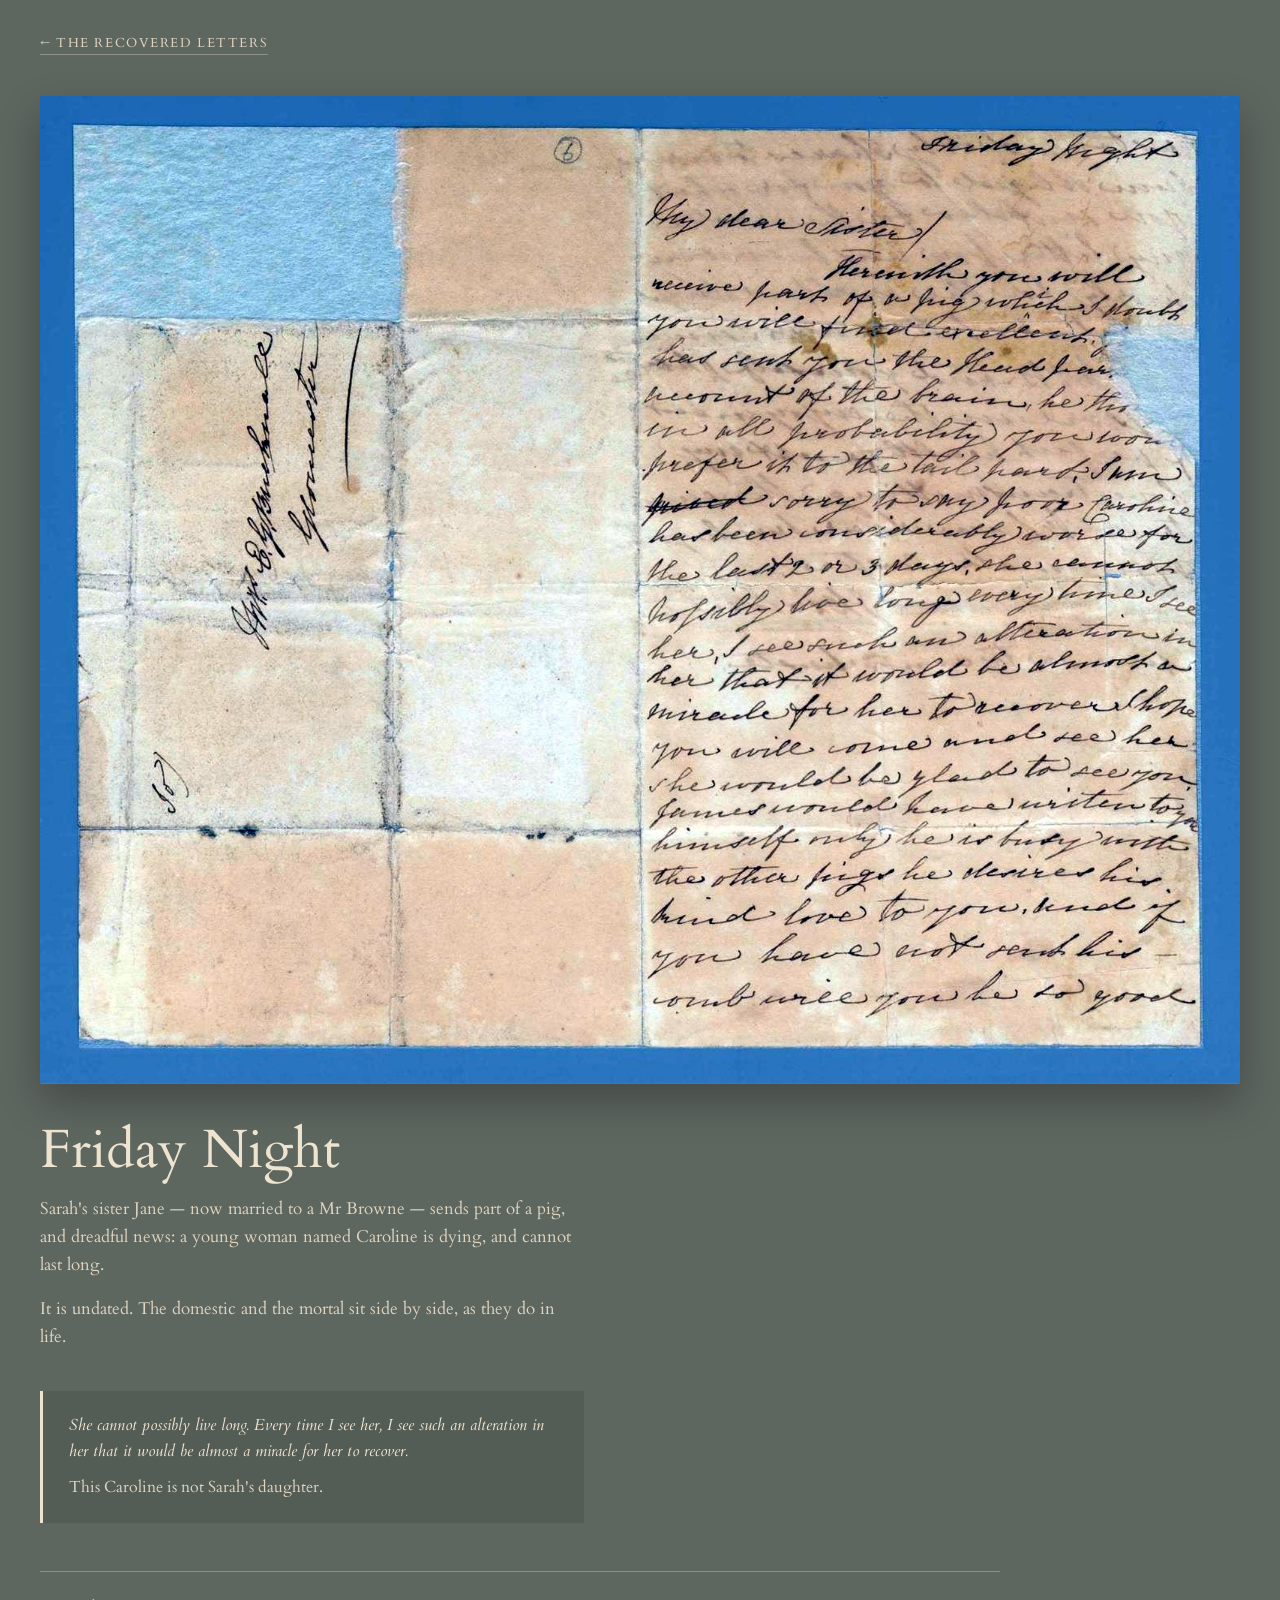
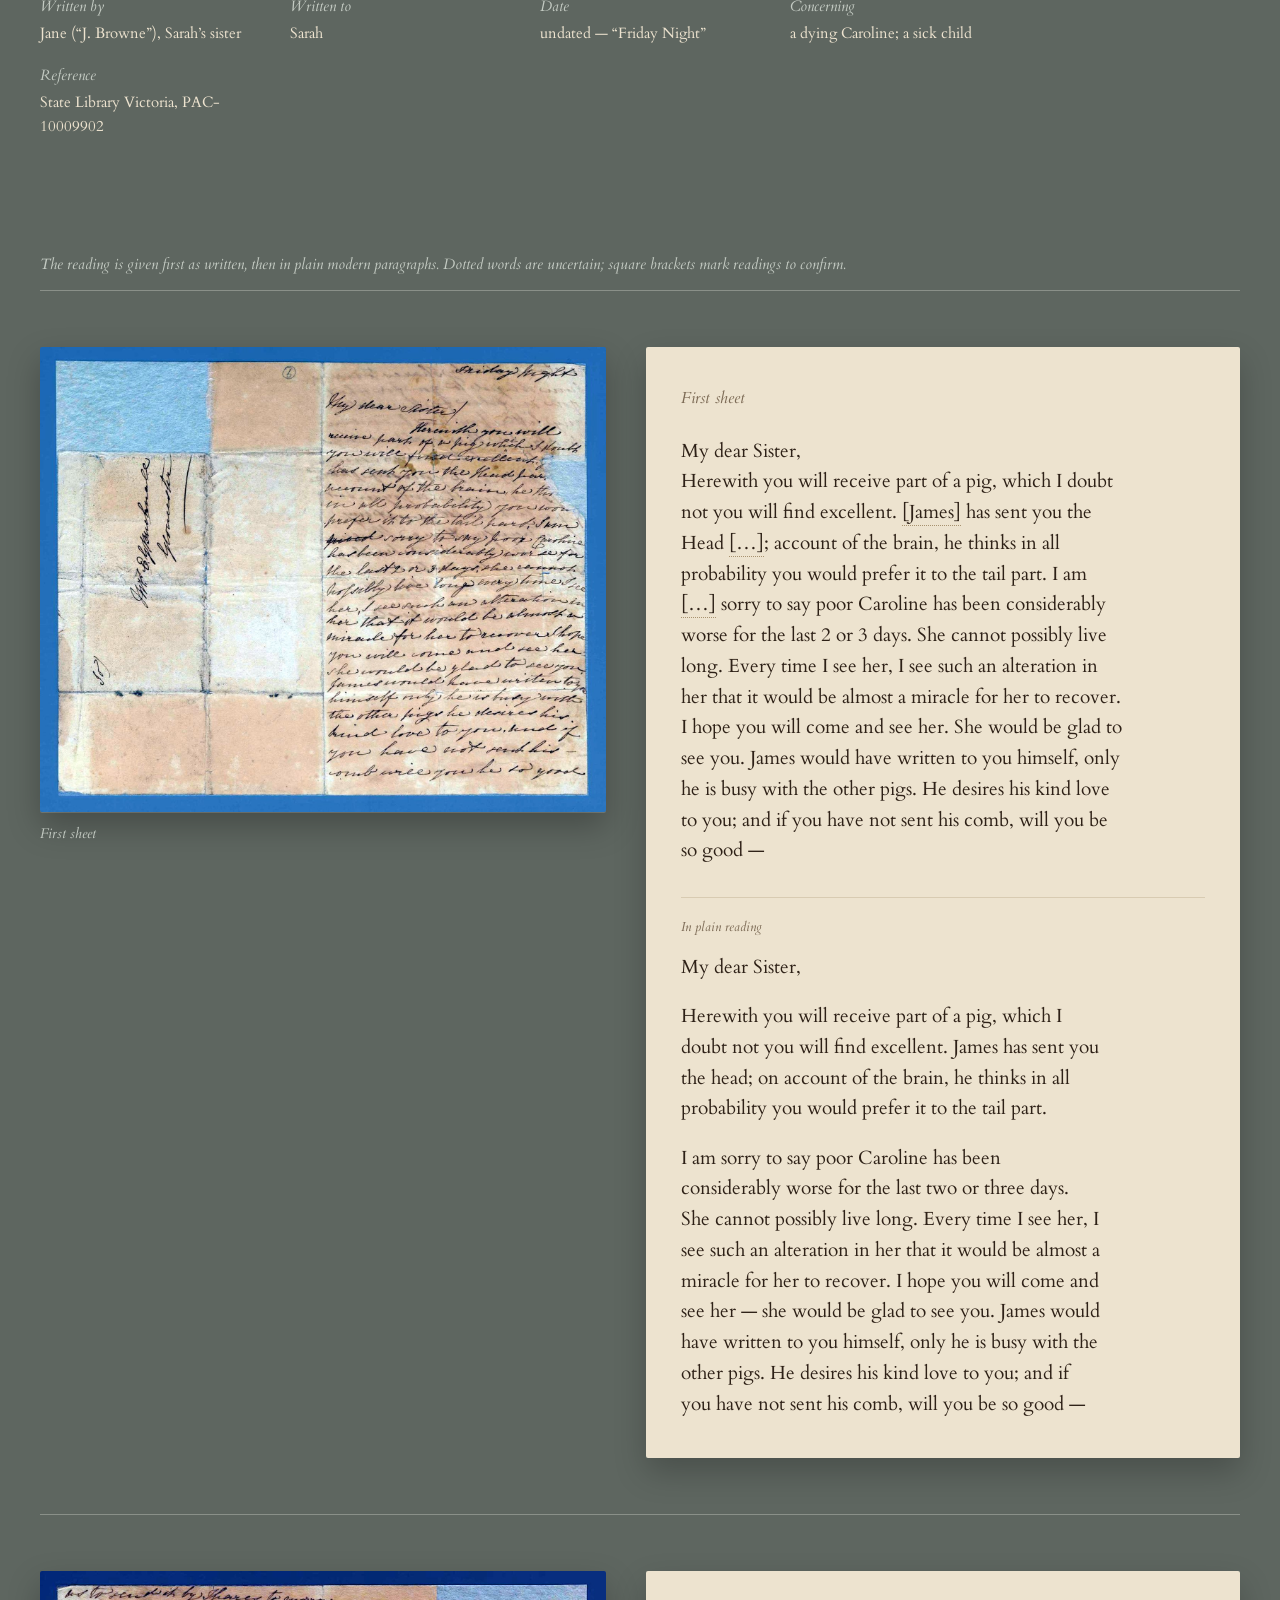
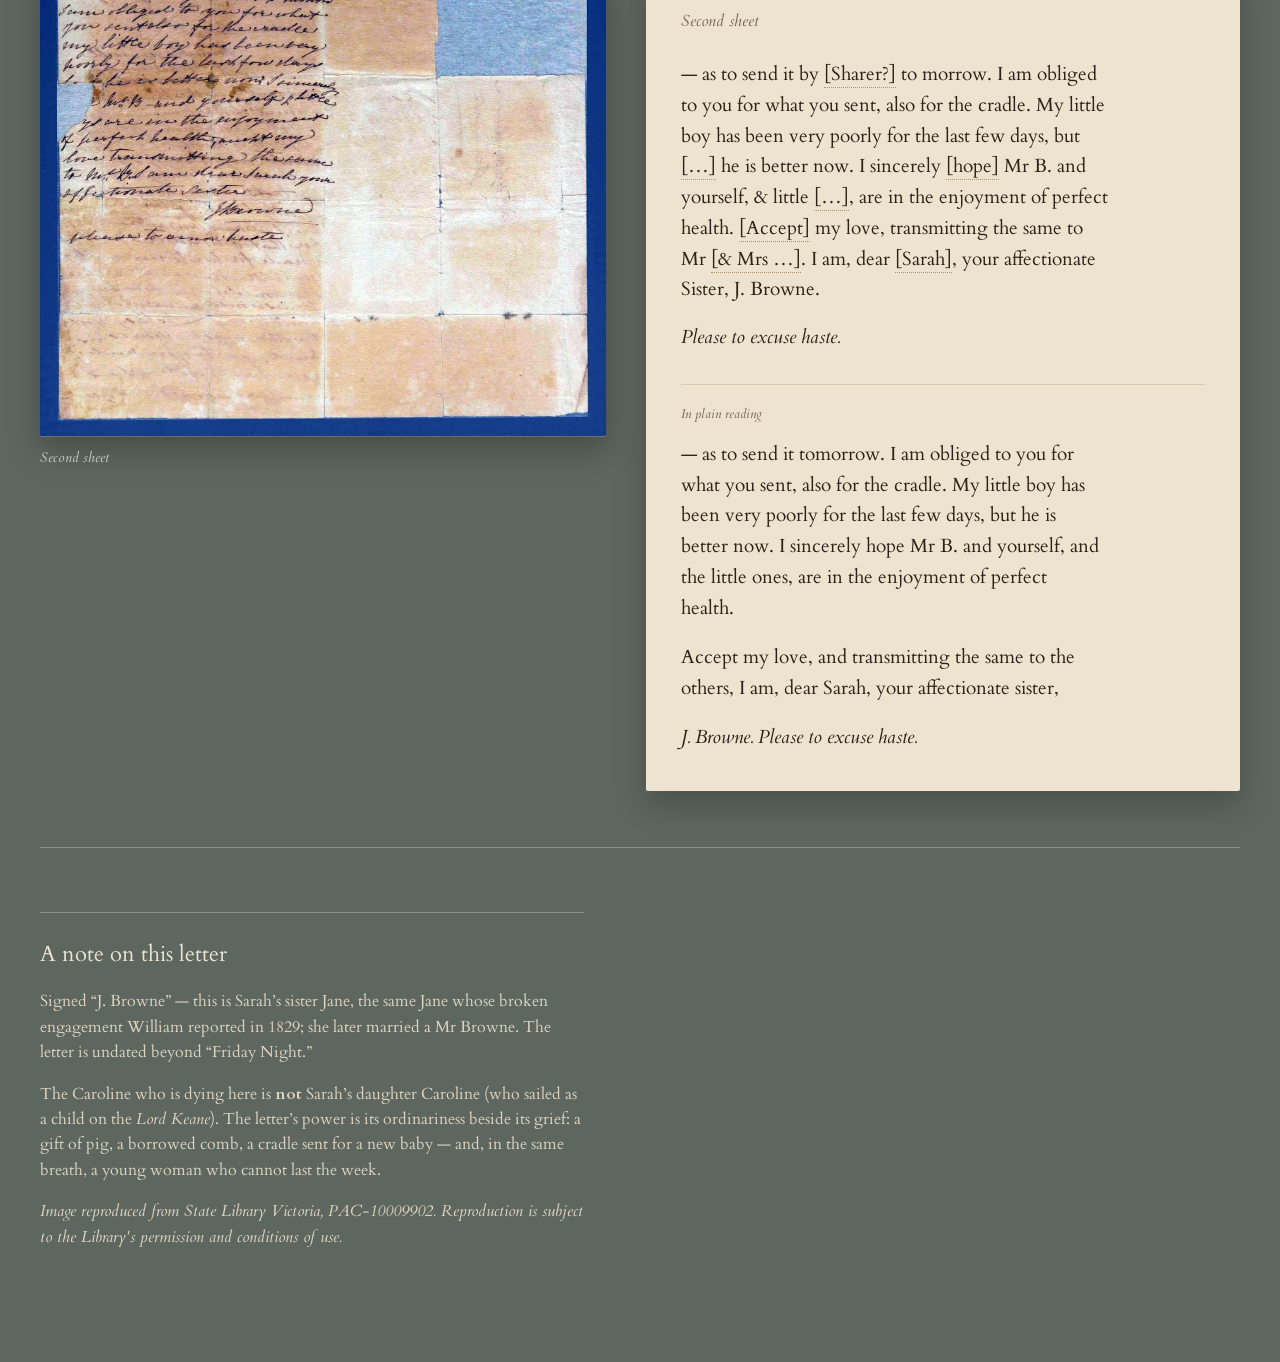
<file: letter-jane.html>
<!DOCTYPE html>
<html lang="en-AU">
<head>
<meta charset="utf-8">
<meta name="viewport" content="width=device-width, initial-scale=1">
<title>Friday Night — Jane writes of a dying Caroline</title>
<link rel="preconnect" href="https://fonts.googleapis.com">
<link rel="preconnect" href="https://fonts.gstatic.com" crossorigin>
<link href="https://fonts.googleapis.com/css2?family=Cardo:ital,wght@0,400;0,700;1,400&display=swap" rel="stylesheet">
<link rel="stylesheet" href="letters.css">
</head>
<body>
<div class="wrap">
  <nav class="home"><a href="recovered-letters.html">&larr; The recovered letters</a></nav>
  <header class="hero">
    <figure><img src="letter-jane-p1.jpg" alt="The 'Friday Night' letter, signed J. Browne."></figure>
    <h1>Friday Night</h1>
    <p class="standfirst">Sarah's sister Jane &mdash; now married to a Mr Browne &mdash; sends part of a pig, and dreadful news: a young woman named Caroline is dying, and cannot last long.</p>
    <p class="standfirst">It is undated. The domestic and the mortal sit side by side, as they do in life.</p>
    <div class="inbook">
      <p class="quote">She cannot possibly live long. Every time I see her, I see such an alteration in her that it would be almost a miracle for her to recover.</p>
      <p>This Caroline is not Sarah's daughter.</p>
    </div>
    <dl class="meta">
      <div><dt>Written by</dt><dd>Jane (&ldquo;J. Browne&rdquo;), Sarah&rsquo;s sister</dd></div>
      <div><dt>Written to</dt><dd>Sarah</dd></div>
      <div><dt>Date</dt><dd>undated &mdash; &ldquo;Friday Night&rdquo;</dd></div>
      <div><dt>Concerning</dt><dd>a dying Caroline; a sick child</dd></div>
      <div><dt>Reference</dt><dd>State Library Victoria, PAC-10009902</dd></div>
    </dl>
  </header>
  <div class="intro-note">
    <p>The reading is given first as written, then in plain modern paragraphs. Dotted words are uncertain; square brackets mark readings to confirm.</p>
  </div>
  <section class="leaf">
    <figure><img src="letter-jane-p1.jpg" alt="First sheet of the Friday Night letter."><figcaption>First sheet</figcaption></figure>
    <div class="sheet"><h2>First sheet</h2>
      <div class="diplomatic">
        <span class="l">My dear Sister,</span>
        <span class="l">Herewith you will receive part of a pig, which I doubt</span>
        <span class="l">not you will find excellent. <span class='unc' title='Reading: James'>[James]</span> has sent you the</span>
        <span class="l">Head <span class='unc' title='torn / faded'>[&hellip;]</span>; account of the brain, he thinks in all</span>
        <span class="l">probability you would prefer it to the tail part. I am</span>
        <span class="l"><span class='unc' title='faded'>[&hellip;]</span> sorry to say poor Caroline has been considerably</span>
        <span class="l">worse for the last 2 or 3 days. She cannot possibly live</span>
        <span class="l">long. Every time I see her, I see such an alteration in</span>
        <span class="l">her that it would be almost a miracle for her to recover.</span>
        <span class="l">I hope you will come and see her. She would be glad to</span>
        <span class="l">see you. James would have written to you himself, only</span>
        <span class="l">he is busy with the other pigs. He desires his kind love</span>
        <span class="l">to you; and if you have not sent his comb, will you be</span>
        <span class="l">so good &mdash;</span>
      </div>
      <div class="reading"><h3 class="rlabel">In plain reading</h3>
        <p>My dear Sister,</p>
        <p>Herewith you will receive part of a pig, which I doubt not you will find excellent. James has sent you the head; on account of the brain, he thinks in all probability you would prefer it to the tail part.</p>
        <p>I am sorry to say poor Caroline has been considerably worse for the last two or three days. She cannot possibly live long. Every time I see her, I see such an alteration in her that it would be almost a miracle for her to recover. I hope you will come and see her &mdash; she would be glad to see you. James would have written to you himself, only he is busy with the other pigs. He desires his kind love to you; and if you have not sent his comb, will you be so good &mdash;</p>
      </div>
    </div>
  </section>
  <section class="leaf">
    <figure><img src="letter-jane-p2.jpg" alt="Second sheet, with the signature."><figcaption>Second sheet</figcaption></figure>
    <div class="sheet"><h2>Second sheet</h2>
      <div class="diplomatic">
        <span class="l">&mdash; as to send it by <span class='unc' title='Reading uncertain'>[Sharer?]</span> to morrow. I am obliged</span>
        <span class="l">to you for what you sent, also for the cradle. My little</span>
        <span class="l">boy has been very poorly for the last few days, but</span>
        <span class="l"><span class='unc' title='faded'>[&hellip;]</span> he is better now. I sincerely <span class='unc' title='Reading: hope'>[hope]</span> Mr B. and</span>
        <span class="l">yourself, &amp; little <span class='unc' title='faded'>[&hellip;]</span>, are in the enjoyment of perfect</span>
        <span class="l">health. <span class='unc' title='Reading: Accept'>[Accept]</span> my love, transmitting the same to</span>
        <span class="l">Mr <span class='unc' title='faded'>[&amp; Mrs &hellip;]</span>. I am, dear <span class='unc' title='Reading: Sarah'>[Sarah]</span>, your affectionate</span>
        <span class="l">Sister, J. Browne.</span>
        <span class="l blank"></span>
        <span class="l"><i>Please to excuse haste.</i></span>
      </div>
      <div class="reading"><h3 class="rlabel">In plain reading</h3>
        <p>&mdash; as to send it tomorrow. I am obliged to you for what you sent, also for the cradle. My little boy has been very poorly for the last few days, but he is better now. I sincerely hope Mr B. and yourself, and the little ones, are in the enjoyment of perfect health.</p>
        <p>Accept my love, and transmitting the same to the others, I am, dear Sarah, your affectionate sister,</p>
        <p><span class="sign">J. Browne. Please to excuse haste.</span></p>
      </div>
    </div>
  </section>
  <section class="notes">
    <h2>A note on this letter</h2>
    <p>Signed &ldquo;J. Browne&rdquo; &mdash; this is Sarah&rsquo;s sister Jane, the same Jane whose broken engagement William reported in 1829; she later married a Mr Browne. The letter is undated beyond &ldquo;Friday Night.&rdquo;</p>
    <p>The Caroline who is dying here is <b>not</b> Sarah&rsquo;s daughter Caroline (who sailed as a child on the <i>Lord Keane</i>). The letter&rsquo;s power is its ordinariness beside its grief: a gift of pig, a borrowed comb, a cradle sent for a new baby &mdash; and, in the same breath, a young woman who cannot last the week.</p>
    <p class="credit">Image reproduced from State Library Victoria, PAC-10009902. Reproduction is subject to the Library's permission and conditions of use.</p>
  </section>
</div>
</body>
</html>
</file>
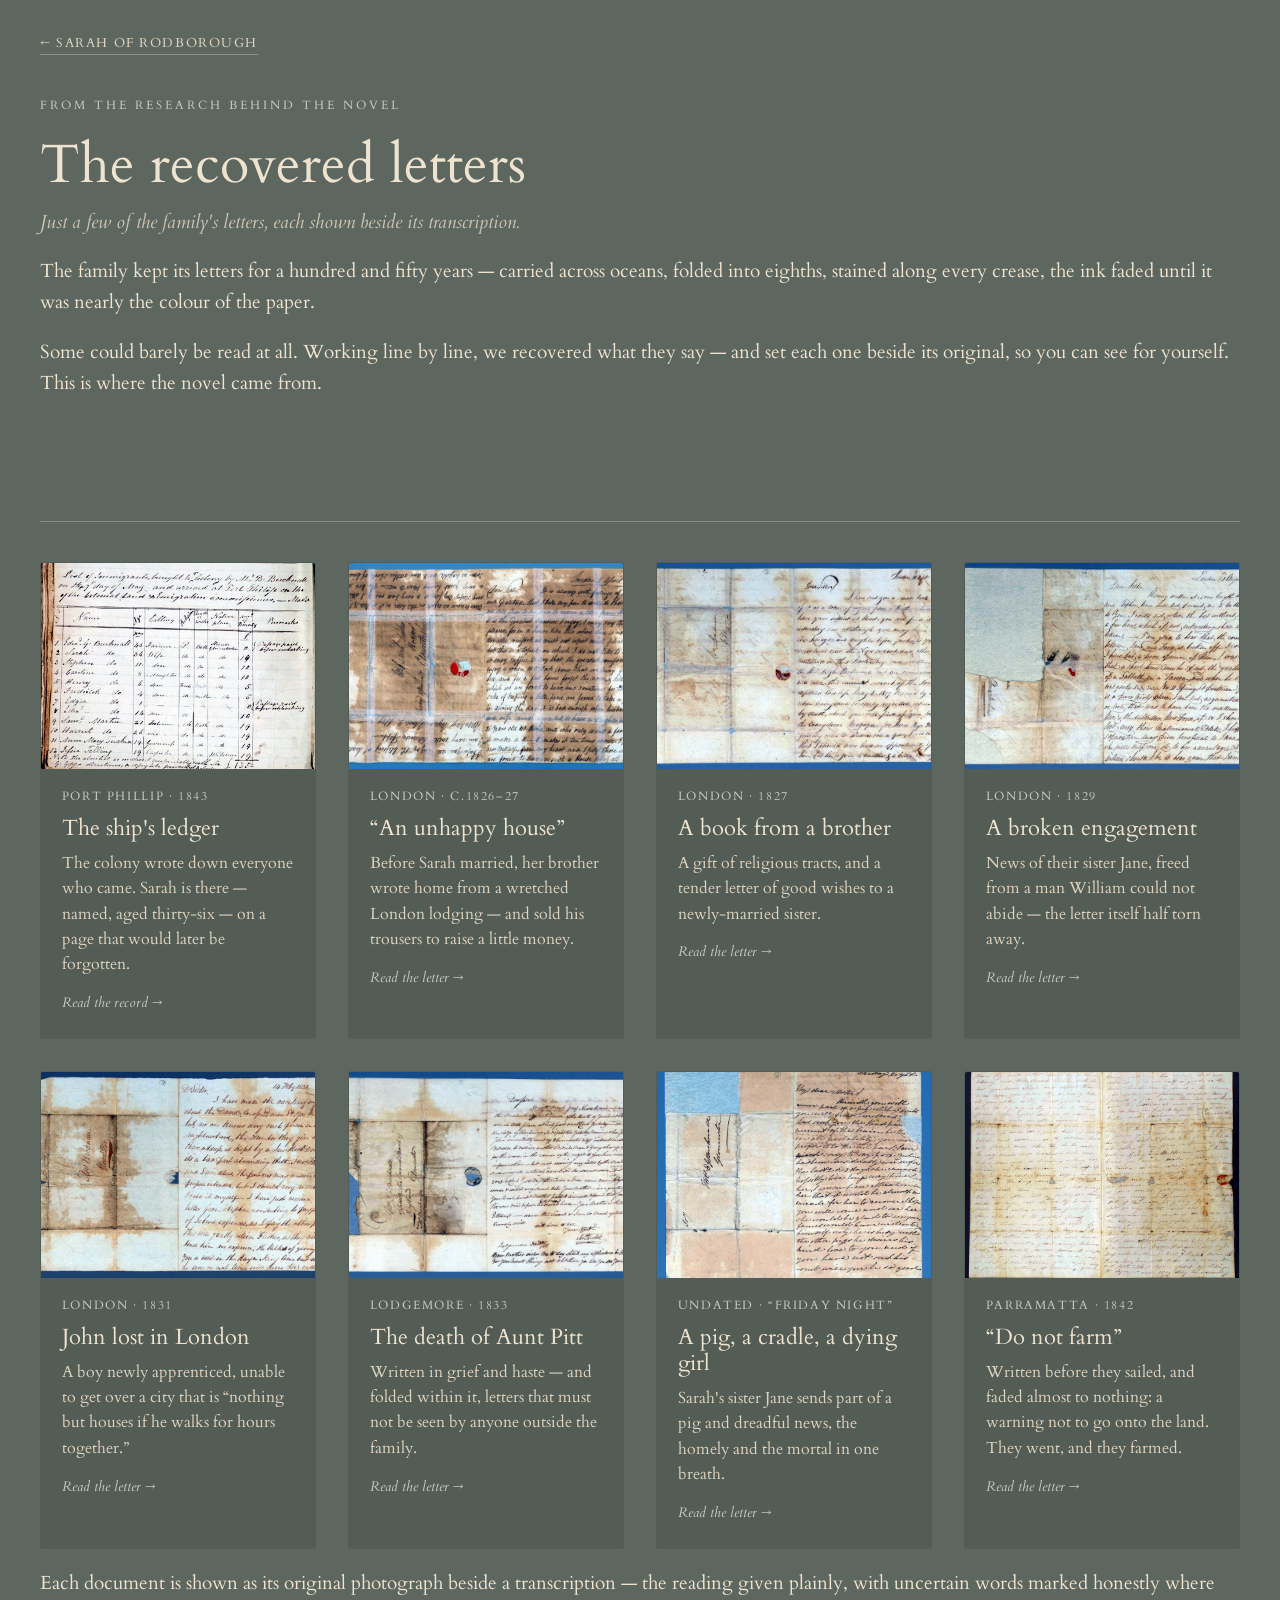
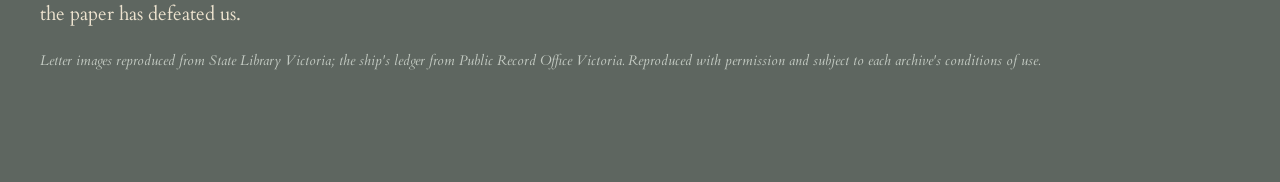
<file: recovered-letters.html>
<!DOCTYPE html>
<html lang="en-AU">
<head>
<meta charset="utf-8">
<meta name="viewport" content="width=device-width, initial-scale=1">
<title>The Recovered Letters — Sarah of Rodborough</title>
<meta name="description" content="Letters and records that crossed the world and survived a hundred and fifty years, faded almost to nothing — and what they say. From the research behind the novel Sarah of Rodborough.">
<link rel="preconnect" href="https://fonts.googleapis.com">
<link rel="preconnect" href="https://fonts.gstatic.com" crossorigin>
<link href="https://fonts.googleapis.com/css2?family=Cardo:ital,wght@0,400;0,700;1,400&display=swap" rel="stylesheet">
<link rel="stylesheet" href="letters.css">
</head>
<body>
<div class="wrap">

  <nav class="home"><a href="index.html">&larr; Sarah of Rodborough</a></nav>

  <header class="hero">
    <p class="eyebrow">From the research behind the novel</p>
    <h1>The recovered letters</h1>
    <p style="font-style:italic;opacity:.75;margin-top:-.25rem">Just a few of the family's letters, each shown beside its transcription.</p>
    <p>The family kept its letters for a hundred and fifty years — carried across oceans, folded into eighths, stained along every crease, the ink faded until it was nearly the colour of the paper.</p>
    <p>Some could barely be read at all. Working line by line, we recovered what they say — and set each one beside its original, so you can see for yourself. <span class="q">This is where the novel came from.</span></p>
  </header>

  <!-- ============ THE DOCUMENTS ============
       Each card links to that document's page. To add a letter,
       copy a <a class="card"> block, point href at its page,
       set the thumb image, kicker, title and one-line teaser. -->
  <section class="grid">

    <a class="card" href="ledger-1843-notoggle.html">
      <div class="thumb"><img src="lord-keane-list.jpg" alt="The Lord Keane immigration ledger of 1843."></div>
      <div class="cbody">
        <p class="kicker">Port Phillip &middot; 1843</p>
        <h2>The ship's ledger</h2>
        <p>The colony wrote down everyone who came. Sarah is there &mdash; named, aged thirty-six &mdash; on a page that would later be forgotten.</p>
        <p class="more">Read the record &rarr;</p>
      </div>
    </a>

    <a class="card" href="letter-april.html">
      <div class="thumb"><img src="letter-apr-p1.jpg" alt="William Tucker's early '3 April' letter."></div>
      <div class="cbody">
        <p class="kicker">London &middot; c.1826&ndash;27</p>
        <h2>&ldquo;An unhappy house&rdquo;</h2>
        <p>Before Sarah married, her brother wrote home from a wretched London lodging &mdash; and sold his trousers to raise a little money.</p>
        <p class="more">Read the letter &rarr;</p>
      </div>
    </a>

    <a class="card" href="letter-1827.html">
      <div class="thumb"><img src="letter1827-p1.jpg" alt="The 1827 letter."></div>
      <div class="cbody">
        <p class="kicker">London &middot; 1827</p>
        <h2>A book from a brother</h2>
        <p>A gift of religious tracts, and a tender letter of good wishes to a newly-married sister.</p>
        <p class="more">Read the letter &rarr;</p>
      </div>
    </a>

    <a class="card" href="letter-1829.html">
      <div class="thumb"><img src="letter-1829-p1.jpg" alt="The 1829 letter, torn along one edge."></div>
      <div class="cbody">
        <p class="kicker">London &middot; 1829</p>
        <h2>A broken engagement</h2>
        <p>News of their sister Jane, freed from a man William could not abide &mdash; the letter itself half torn away.</p>
        <p class="more">Read the letter &rarr;</p>
      </div>
    </a>

    <a class="card" href="letter-1831.html">
      <div class="thumb"><img src="letter-1831-p1.jpg" alt="The 1831 letter."></div>
      <div class="cbody">
        <p class="kicker">London &middot; 1831</p>
        <h2>John lost in London</h2>
        <p>A boy newly apprenticed, unable to get over a city that is &ldquo;nothing but houses if he walks for hours together.&rdquo;</p>
        <p class="more">Read the letter &rarr;</p>
      </div>
    </a>

    <a class="card" href="letter-1833.html">
      <div class="thumb"><img src="letter-1833-p1.jpg" alt="The Aunt Pitt death notice."></div>
      <div class="cbody">
        <p class="kicker">Lodgemore &middot; 1833</p>
        <h2>The death of Aunt Pitt</h2>
        <p>Written in grief and haste &mdash; and folded within it, letters that must not be seen by anyone outside the family.</p>
        <p class="more">Read the letter &rarr;</p>
      </div>
    </a>

    <a class="card" href="letter-jane.html">
      <div class="thumb"><img src="letter-jane-p1.jpg" alt="Jane's 'Friday Night' letter."></div>
      <div class="cbody">
        <p class="kicker">Undated &middot; &ldquo;Friday Night&rdquo;</p>
        <h2>A pig, a cradle, a dying girl</h2>
        <p>Sarah's sister Jane sends part of a pig and dreadful news, the homely and the mortal in one breath.</p>
        <p class="more">Read the letter &rarr;</p>
      </div>
    </a>

    <a class="card" href="emigration-letter-1842.html">
      <div class="thumb"><img src="emig1842-p2.jpg" alt="Annie Wiseman's 1842 letter from Parramatta."></div>
      <div class="cbody">
        <p class="kicker">Parramatta &middot; 1842</p>
        <h2>&ldquo;Do not farm&rdquo;</h2>
        <p>Written before they sailed, and faded almost to nothing: a warning not to go onto the land. They went, and they farmed.</p>
        <p class="more">Read the letter &rarr;</p>
      </div>
    </a>

  </section>

  <section class="note">
    <p>Each document is shown as its original photograph beside a transcription — the reading given plainly, with uncertain words marked honestly where the paper has defeated us.</p>
    <p class="credit">Letter images reproduced from State Library Victoria; the ship's ledger from Public Record Office Victoria. Reproduced with permission and subject to each archive's conditions of use.</p>
  </section>

</div>
</body>
</html>
</file>
<file: letters.css>
/* ============================================================
   The Recovered Letters — shared stylesheet
   Sarah of Rodborough. Edit here to restyle every document page
   (the ledger, and each letter). Conservation-mount palette.
   ============================================================ */

:root{
  --mount:#5E6660;        /* the archive's conservation mount */
  --mount-deep:#3E4642;
  --paper:#EDE3CF;
  --ink:#2E2117;
  --ink-faded:#7C6A55;
  --rule:#8A9089;
  --dim:#C3CAC2;
  --soft:#DED4BF;
  --measure:34rem;
}

*{box-sizing:border-box}
html{-webkit-text-size-adjust:100%;scroll-behavior:smooth}
@media (prefers-reduced-motion:reduce){html{scroll-behavior:auto}*{transition:none!important;animation:none!important}}
body{
  margin:0;background:var(--mount);color:var(--paper);
  font-family:Cardo,"Iowan Old Style","Palatino Linotype",Palatino,Georgia,serif;
  font-size:19px;line-height:1.62;
}
.wrap{max-width:78rem;margin:0 auto;padding:0 1.5rem 6rem}
a{color:var(--paper)}

/* ---------- link home / back ---------- */
.home{padding:1.6rem 0 0}
.home a{font-size:.82rem;letter-spacing:.12em;text-transform:uppercase;text-decoration:none;
  color:var(--soft);border-bottom:1px solid rgba(237,227,207,.35);padding-bottom:.15rem}
.home a:hover{border-bottom-color:var(--paper)}

/* ---------- hero ---------- */
.hero{padding:2.5rem 0 3rem}
.hero figure{margin:0 0 2.25rem}
.hero img{display:block;width:100%;height:auto;border-radius:2px;
  box-shadow:0 1px 0 rgba(255,255,255,.18),0 18px 40px rgba(0,0,0,.28)}
.hero h1{font-size:clamp(2rem,5.2vw,3.4rem);font-weight:400;line-height:1.14;margin:0 0 .9rem;max-width:24ch}
.hero .standfirst{margin:0;max-width:var(--measure);color:var(--soft);font-size:1.08rem}
.hero .standfirst + .standfirst{margin-top:1rem}
.hero .eyebrow{font-size:.78rem;letter-spacing:.24em;text-transform:uppercase;color:var(--dim);margin:0 0 1.1rem}

/* ---------- where it sits in the book ---------- */
.inbook{margin:2.5rem 0 0;padding:1.4rem 1.6rem;border-left:3px solid var(--paper);
  background:rgba(0,0,0,.10);max-width:var(--measure)}
.inbook p{margin:0;font-size:.98rem;color:var(--soft)}
.inbook p + p{margin-top:.7rem}
.inbook .quote{font-style:italic;color:var(--paper)}

/* ---------- metadata ---------- */
.meta{margin:3rem 0 0;padding-top:1.4rem;border-top:1px solid var(--rule);
  display:grid;gap:1.1rem 2.5rem;grid-template-columns:repeat(auto-fit,minmax(13rem,1fr));max-width:60rem}
.meta div{font-size:.95rem}
.meta dt{color:var(--dim);font-style:italic;margin-bottom:.15rem}
.meta dd{margin:0;color:var(--paper)}

/* ---------- intro note above the leaves ---------- */
.intro-note{margin:3.2rem 0 0;padding:.85rem 0;border-bottom:1px solid var(--rule)}
.intro-note p{margin:0;font-size:.92rem;color:var(--dim);font-style:italic}

/* ---------- a leaf: image beside its transcript ---------- */
.leaf{display:grid;gap:2.5rem;grid-template-columns:minmax(0,1fr) minmax(0,1.05fr);
  align-items:start;padding:3.5rem 0;border-bottom:1px solid var(--rule)}
.leaf:last-of-type{border-bottom:0}
.leaf img{display:block;width:100%;height:auto;border-radius:2px;
  box-shadow:0 1px 0 rgba(255,255,255,.16),0 14px 32px rgba(0,0,0,.26)}
.leaf figure{margin:0;position:sticky;top:1.5rem}
.leaf figcaption{margin-top:.7rem;font-size:.88rem;font-style:italic;color:var(--dim)}

.sheet{background:var(--paper);color:var(--ink);border-radius:2px;
  padding:2.4rem 2.2rem;box-shadow:0 14px 32px rgba(0,0,0,.22)}
.sheet h2{font-size:1rem;font-weight:400;font-style:italic;color:var(--ink-faded);margin:0 0 1.5rem}
.rlabel{font-size:.8rem;font-weight:400;font-style:italic;color:var(--ink-faded);
  margin:1.9rem 0 .9rem;padding-top:1.2rem;border-top:1px solid #D8CBB2}

/* diplomatic (as written), line by line */
.diplomatic .l{display:block;padding-left:0}
.diplomatic .l.blank{height:.9em}
.diplomatic .ind{padding-left:2.5rem}

/* reading text */
.reading p{margin:0 0 1.15rem;max-width:42ch}
.reading p:last-child{margin-bottom:0}
.reading .sign{font-style:italic}
.reading .close{margin-left:1.5rem}

.unc{border-bottom:1px dotted #A8926F;cursor:help}
.sup{color:var(--ink-faded)}

/* ---------- a ledger table (for the immigration record) ---------- */
.ledger{width:100%;border-collapse:collapse;font-size:.98rem}
.ledger caption{text-align:left;font-style:italic;color:var(--ink-faded);margin-bottom:1rem;font-size:.92rem}
.ledger th{font-weight:400;font-style:italic;color:var(--ink-faded);text-align:left;
  border-bottom:1px solid #C9B79A;padding:.35rem .5rem}
.ledger td{padding:.42rem .5rem;border-bottom:1px solid #D8CBB2;vertical-align:baseline}
.ledger td.n{color:#B0A18B;font-size:.82rem;width:1.6rem}
.ledger td.age{white-space:nowrap;color:var(--ink-faded)}
.ledger tr.her td.name{color:#8A5A1E;font-style:italic}
.ledger tr.rule-top td{border-top:2px solid #C9B79A}

/* ---------- notes ---------- */
.notes{margin-top:4rem;padding-top:1.6rem;border-top:1px solid var(--rule);max-width:var(--measure)}
.notes h2{font-size:1.35rem;font-weight:400;margin:0 0 1rem}
.notes p{margin:0 0 1rem;font-size:.98rem;color:var(--soft)}
.notes ul{margin:0 0 1rem;padding-left:1.1rem;font-size:.98rem;color:var(--soft)}
.notes li{margin-bottom:.45rem}
.credit{font-size:.9rem;font-style:italic;color:var(--dim)}

/* ---------- index grid (the Recovered Letters landing page) ---------- */
.grid{display:grid;gap:2rem;grid-template-columns:repeat(auto-fill,minmax(17rem,1fr));
  margin-top:3.5rem;padding-top:2.5rem;border-top:1px solid var(--rule)}
.card{display:flex;flex-direction:column;background:rgba(0,0,0,.10);border-radius:3px;overflow:hidden;
  text-decoration:none;color:var(--paper);border:1px solid transparent;transition:border-color .18s,transform .18s}
.card:hover{border-color:var(--rule);transform:translateY(-2px)}
.card .thumb{aspect-ratio:4/3;overflow:hidden;background:var(--mount-deep)}
.card .thumb img{width:100%;height:100%;object-fit:cover;display:block;filter:saturate(.92);transition:transform .3s}
.card:hover .thumb img{transform:scale(1.03)}
.card .cbody{padding:1.2rem 1.3rem 1.5rem}
.card .kicker{font-size:.72rem;letter-spacing:.14em;text-transform:uppercase;color:var(--dim);margin:0 0 .5rem}
.card h2{font-size:1.4rem;font-weight:400;line-height:1.18;margin:0 0 .6rem}
.card p{margin:0;font-size:.98rem;color:var(--soft)}
.card .more{margin-top:.9rem;font-size:.85rem;font-style:italic;color:var(--dim)}
.card.soon{background:rgba(0,0,0,.05);border:1px dashed var(--rule);cursor:default}
.card.soon:hover{transform:none}
.card.soon .thumb{display:flex;align-items:center;justify-content:center;color:var(--dim);font-style:italic;font-size:.9rem}
.card.soon h2{color:var(--soft)}

@media (max-width:56rem){
  .leaf{grid-template-columns:1fr;gap:1.6rem;padding:2.5rem 0}
  .leaf figure{position:static}
  .sheet{padding:1.8rem 1.4rem}
  body{font-size:18px}
}
</file>
